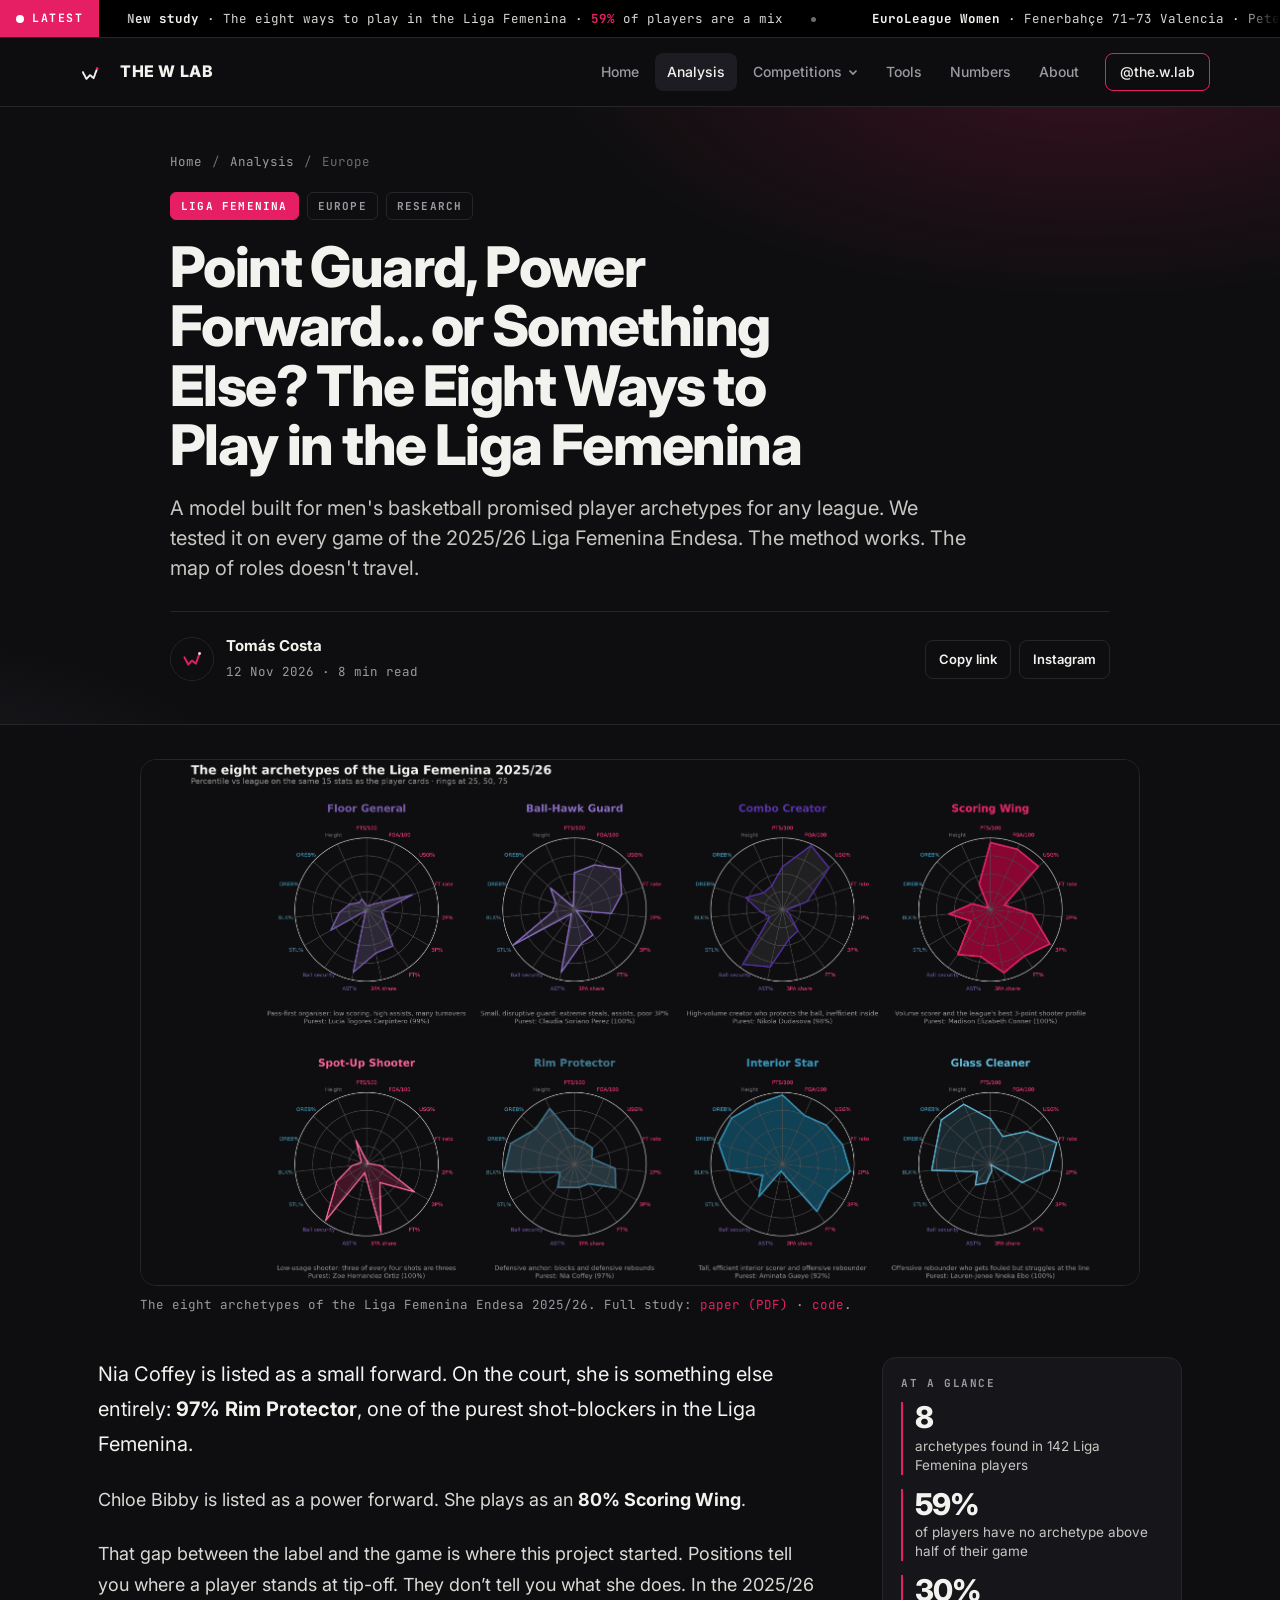
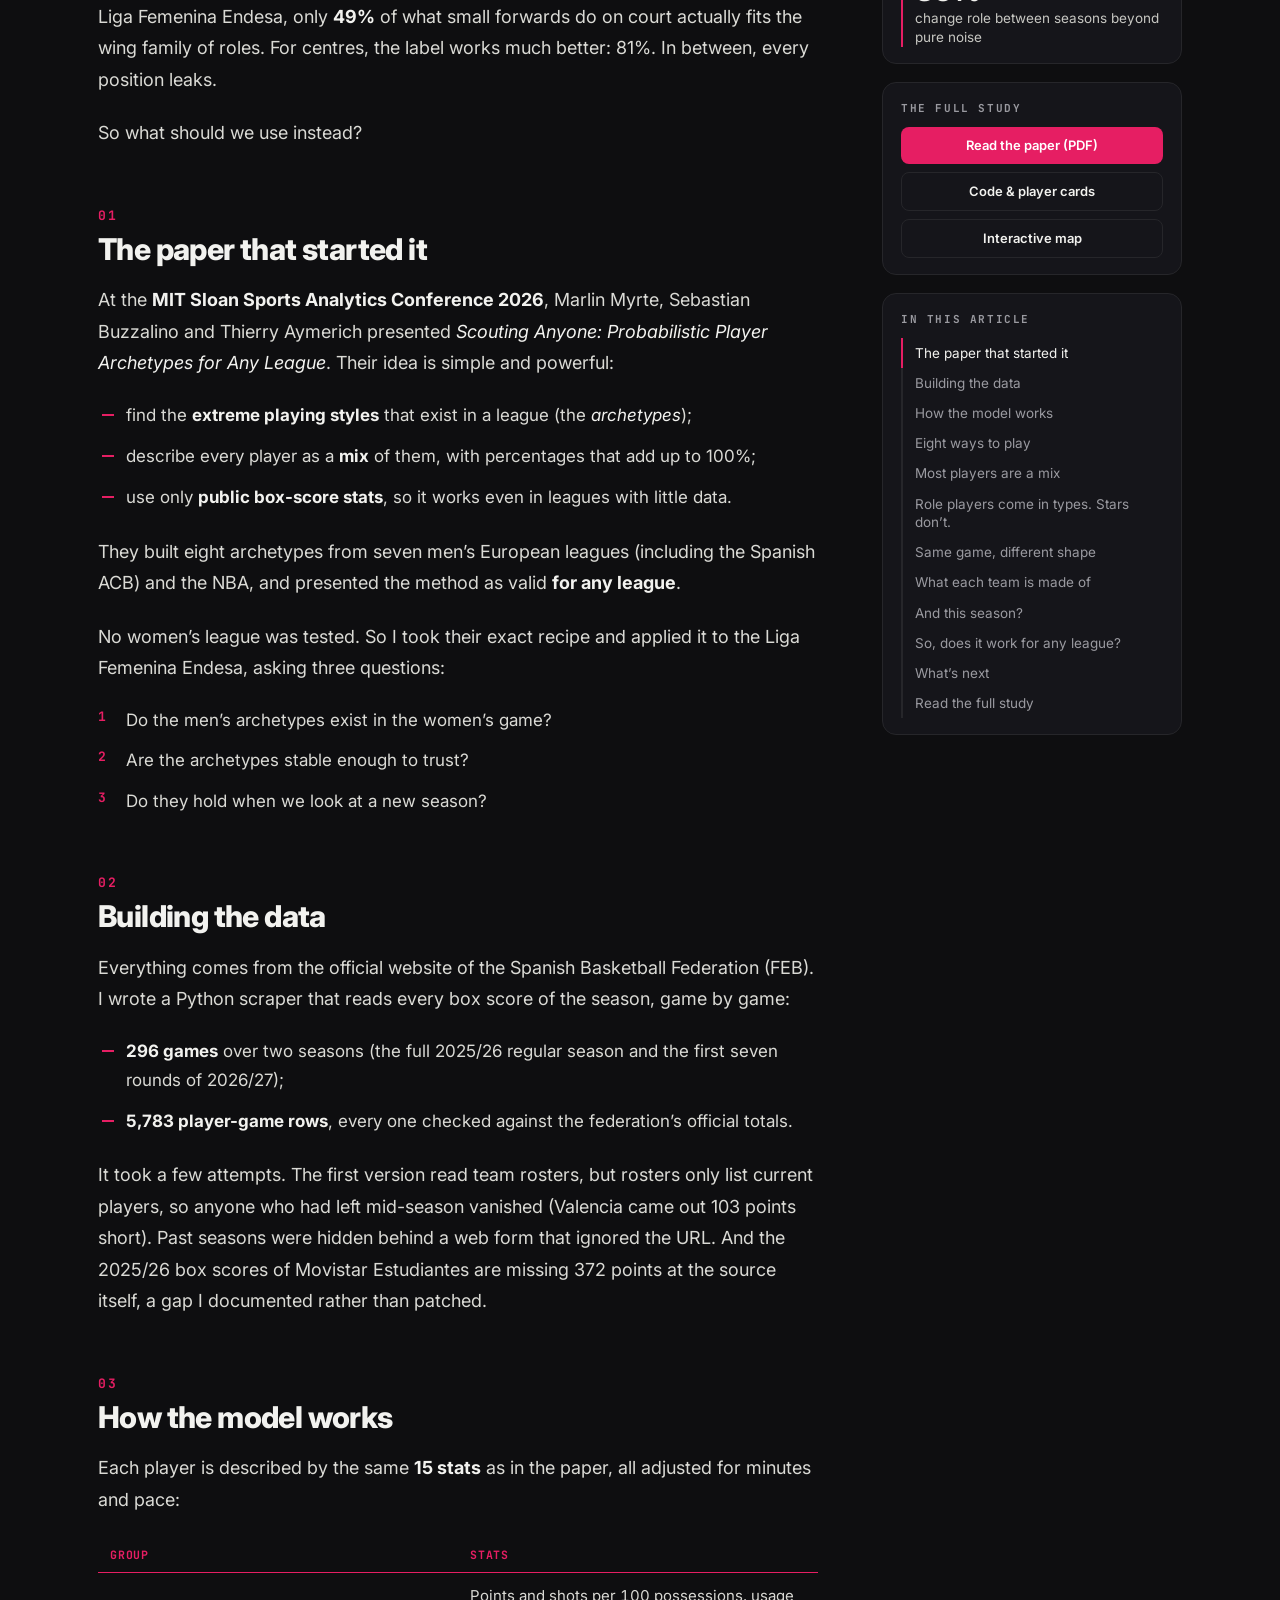
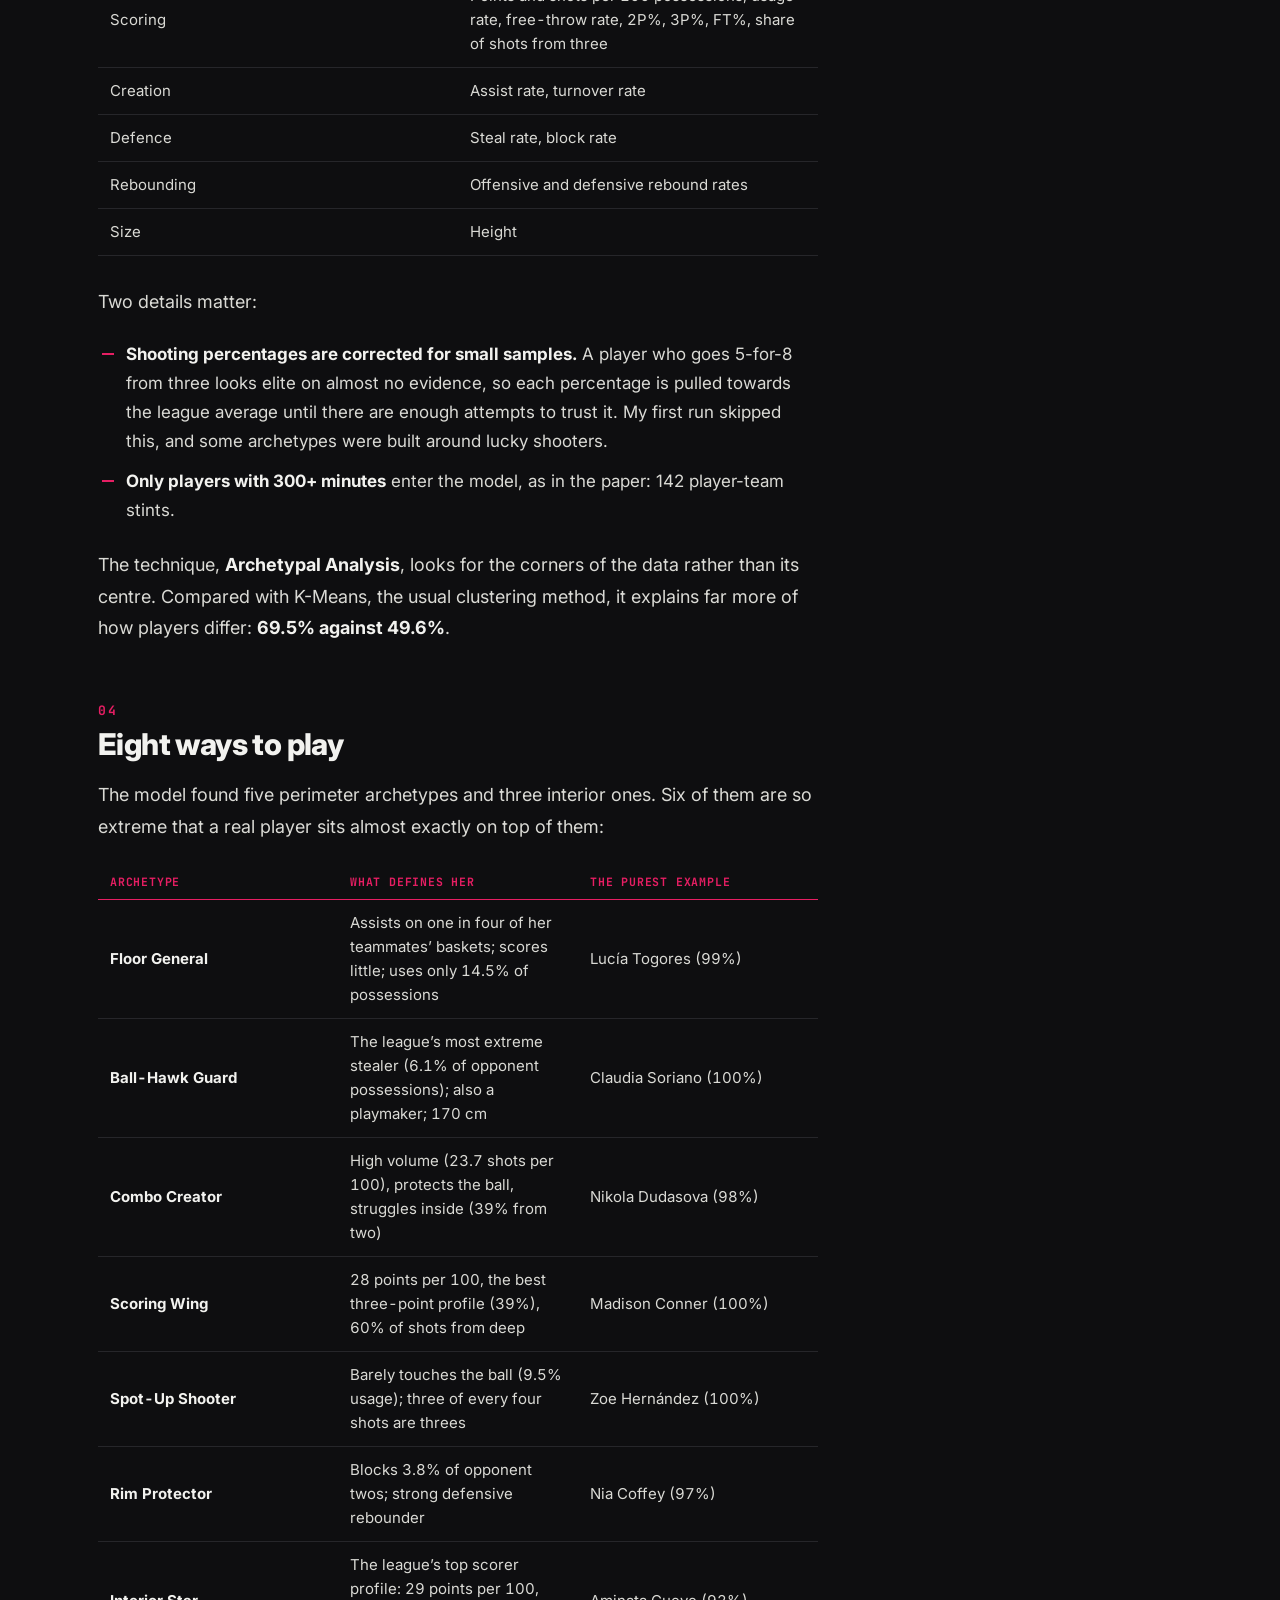
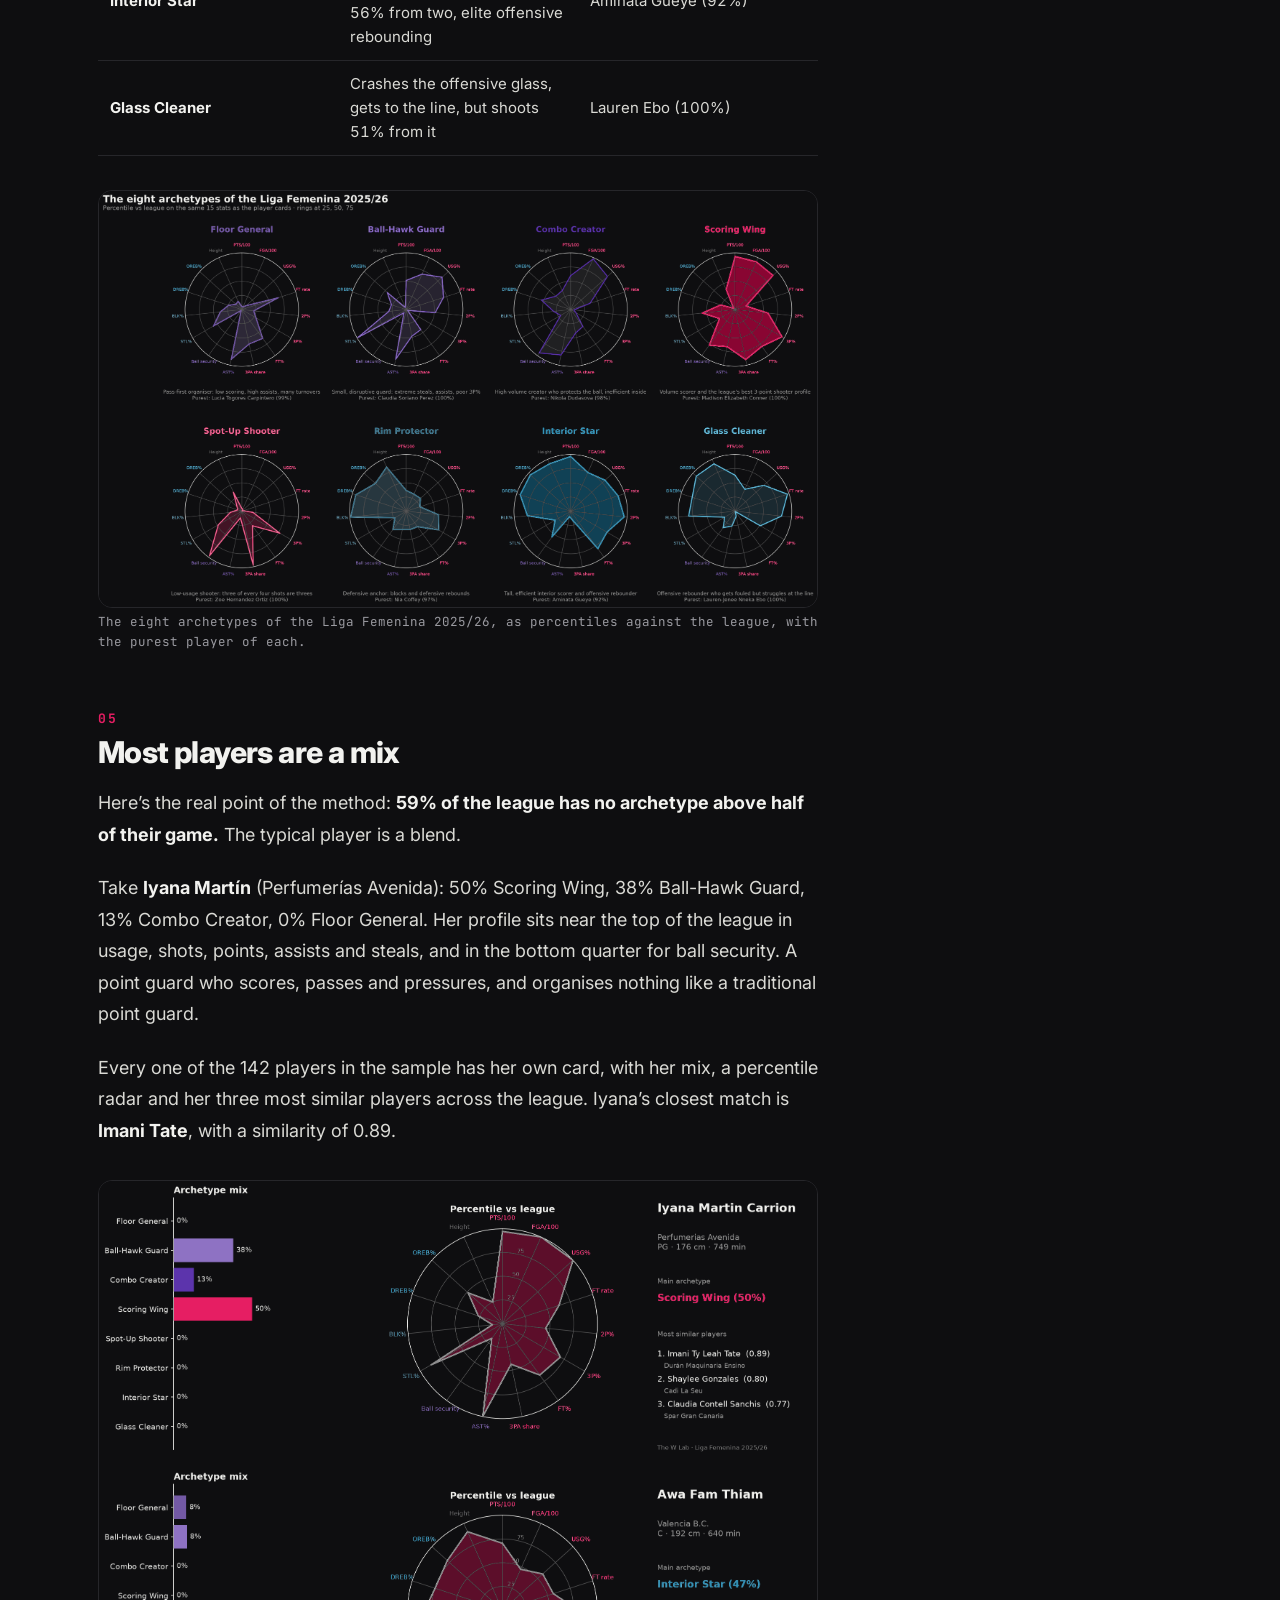
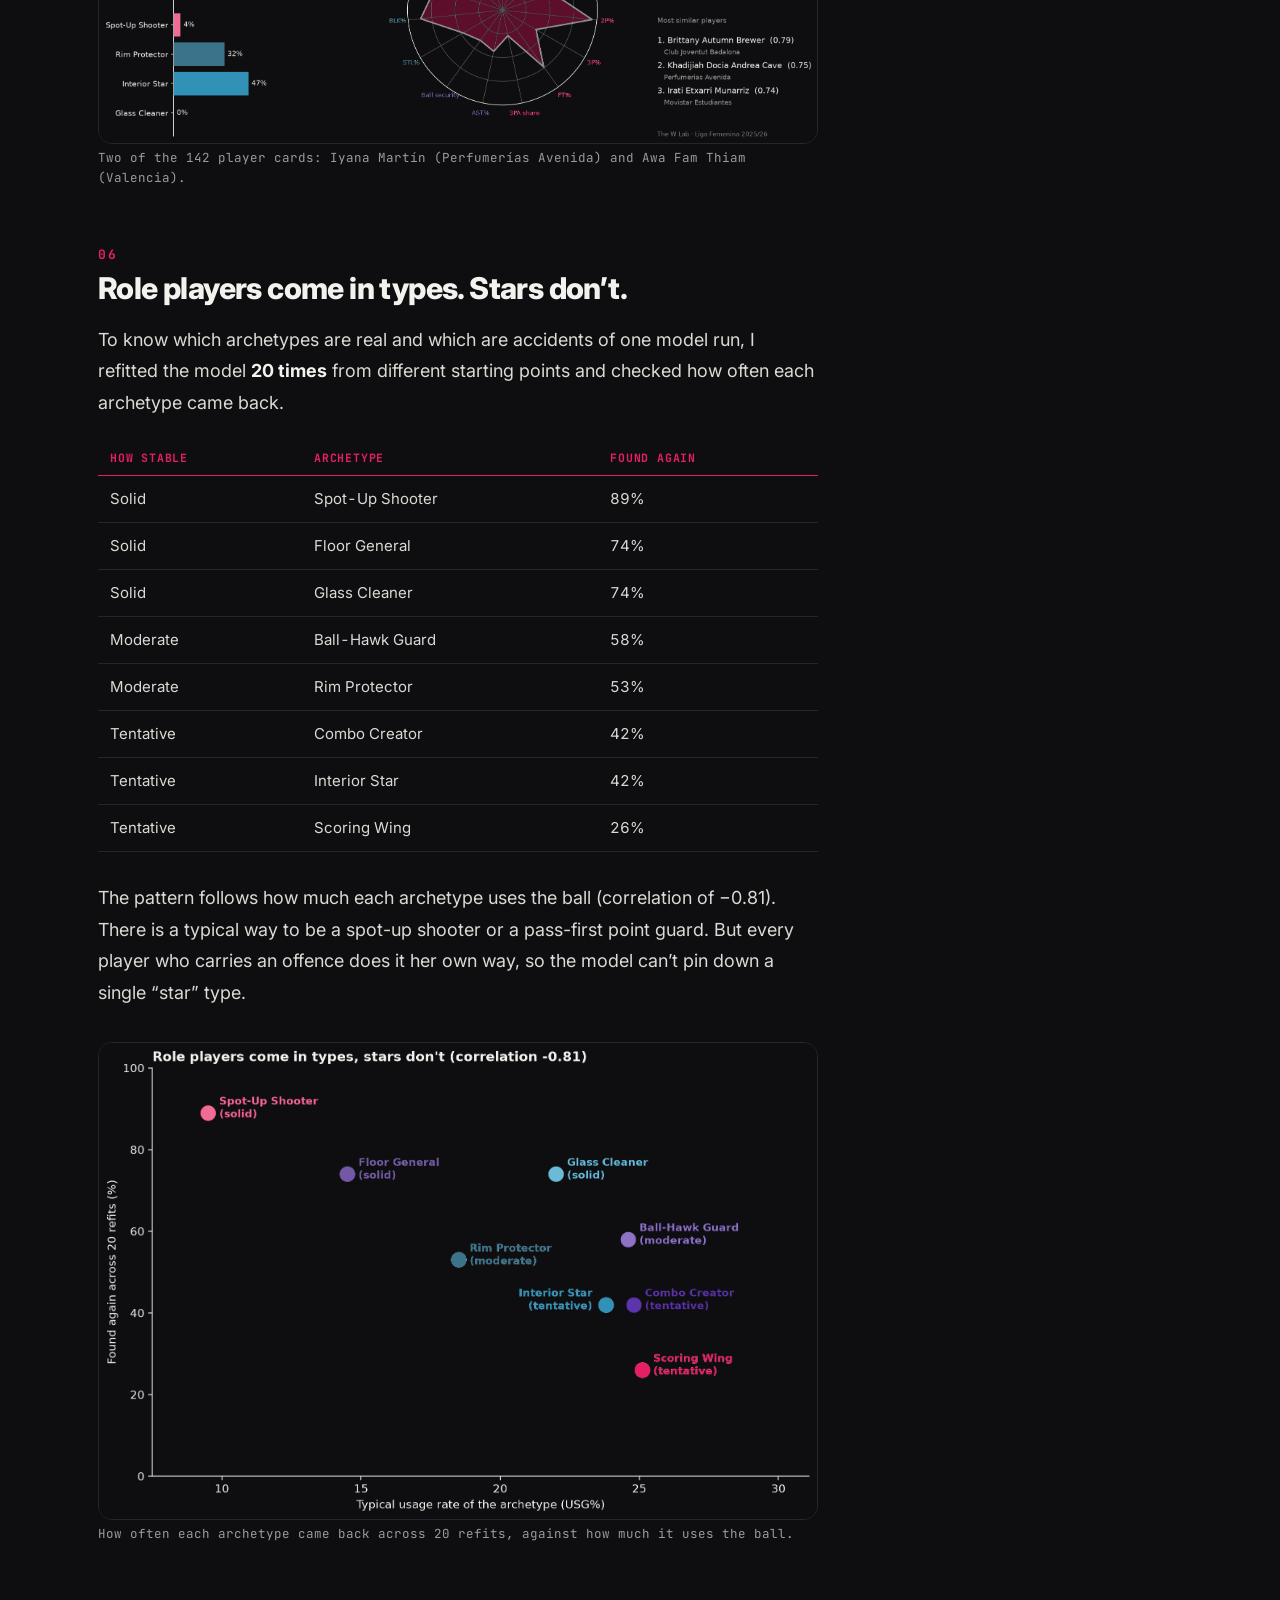
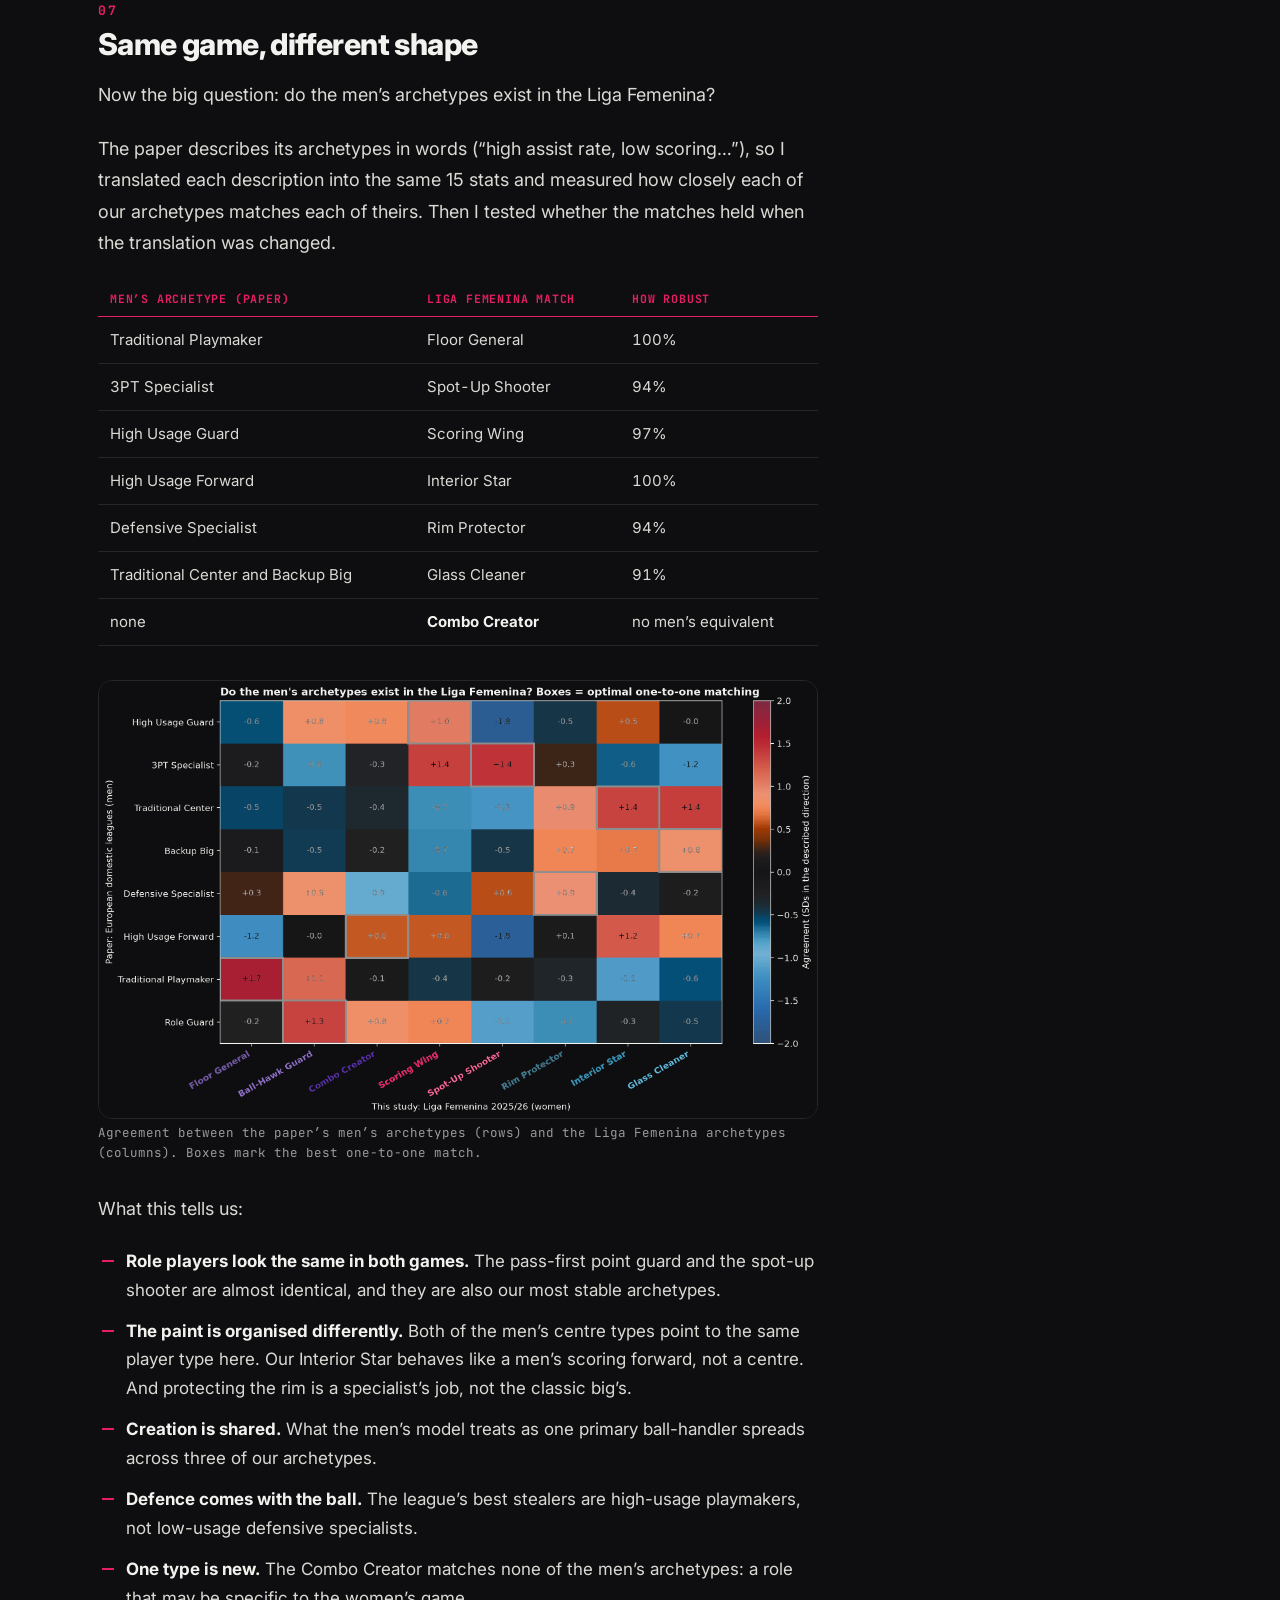
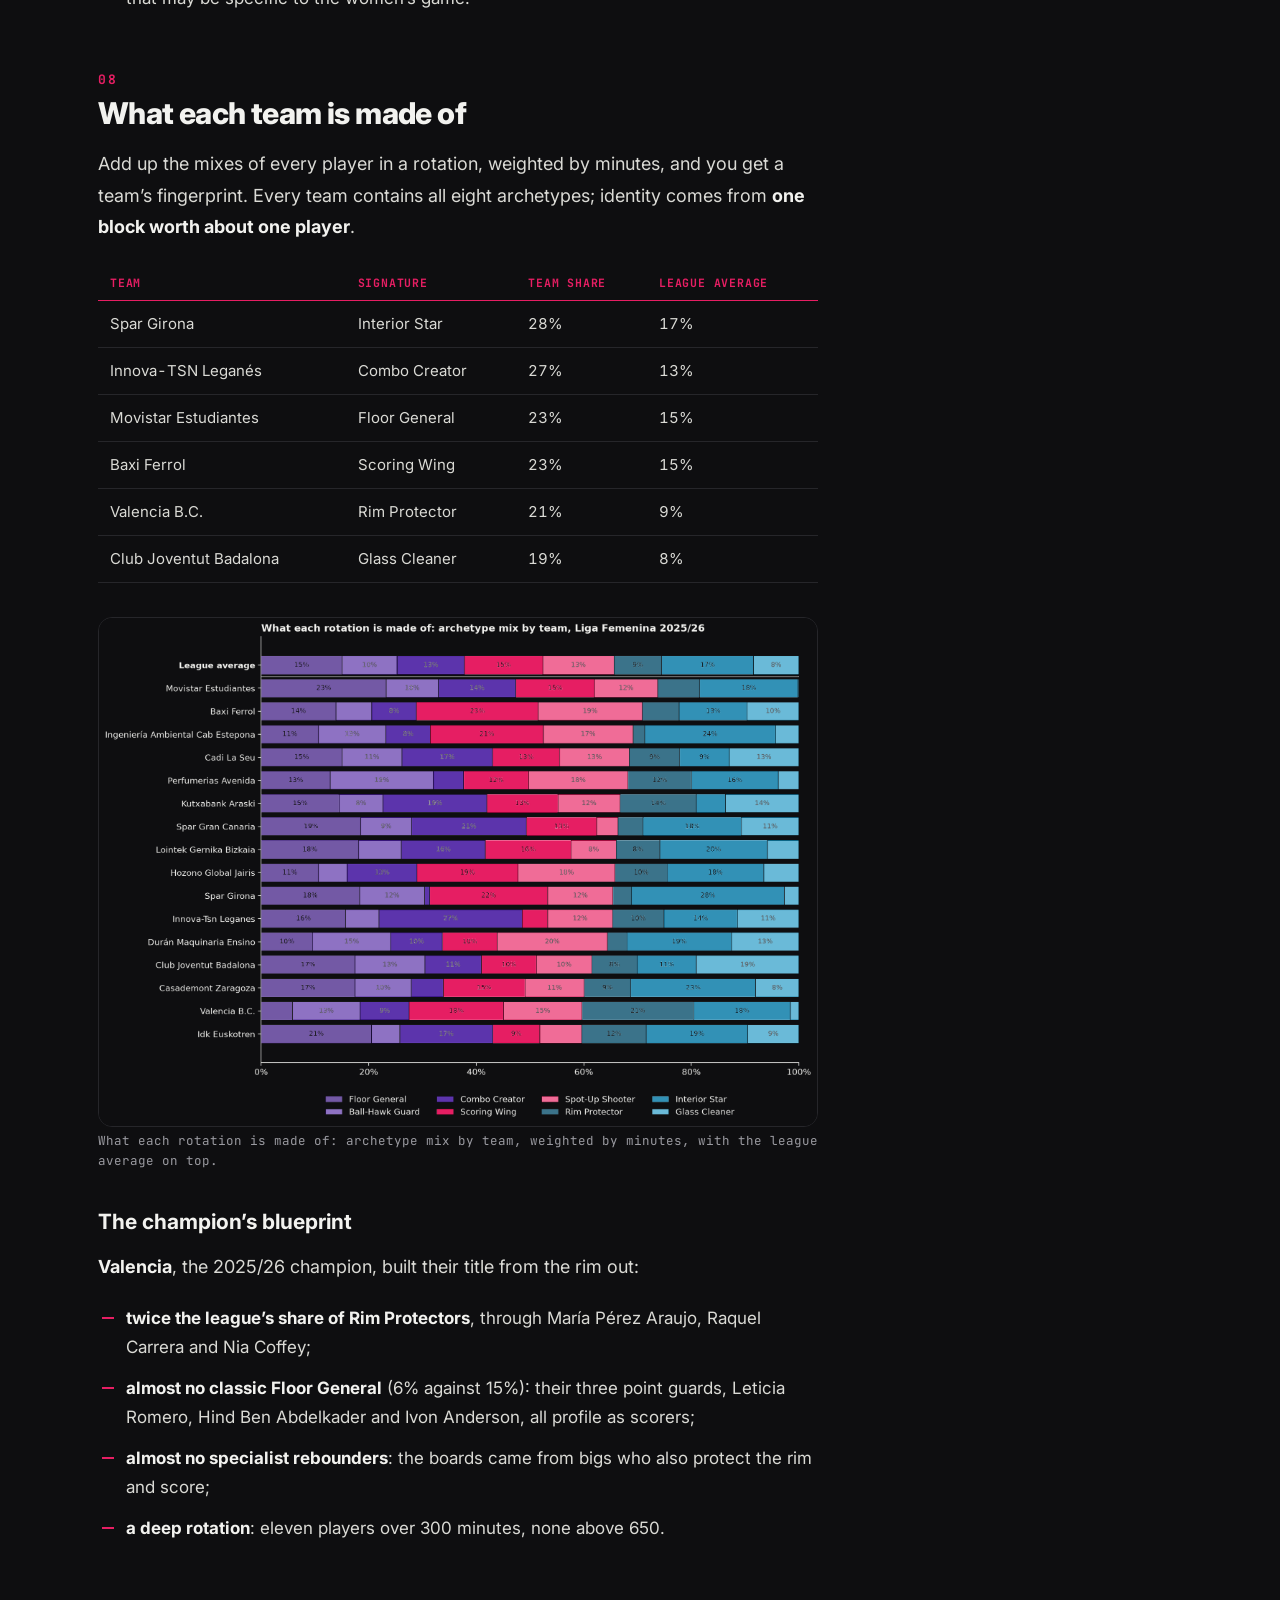
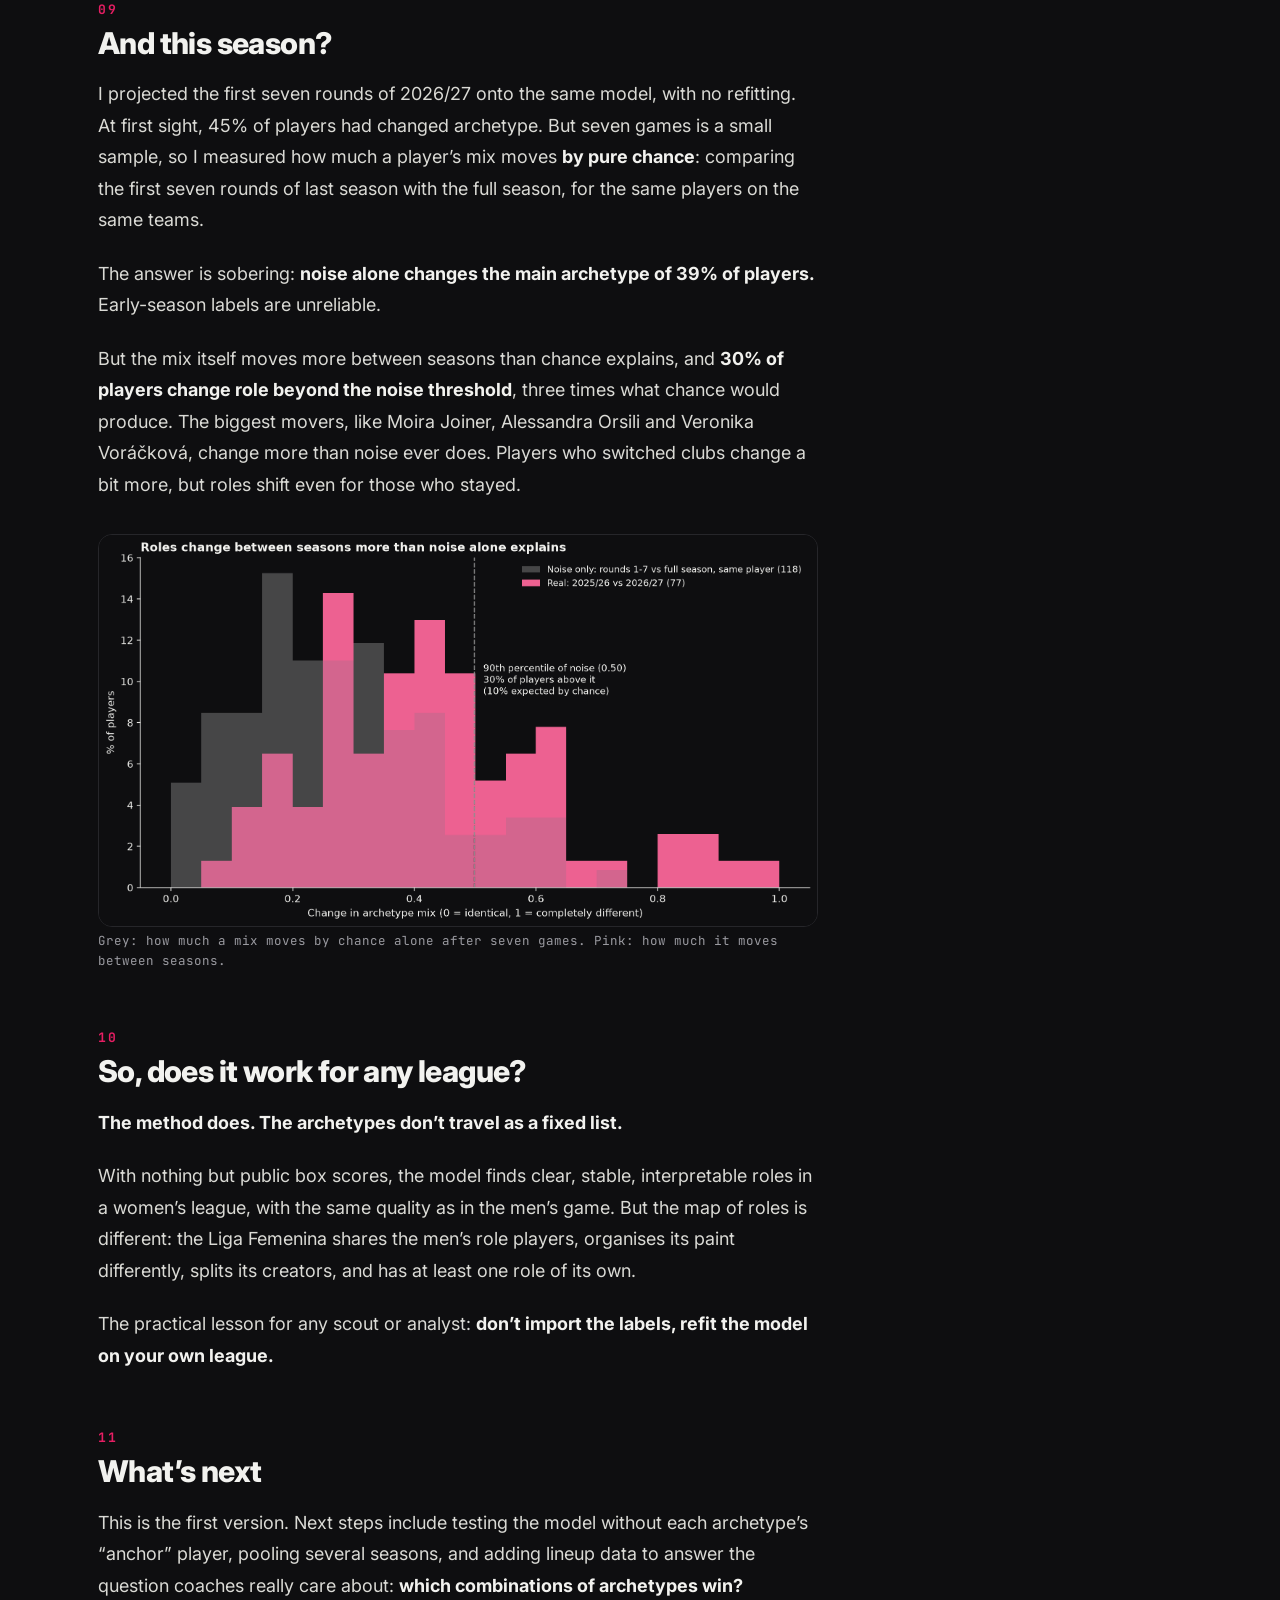
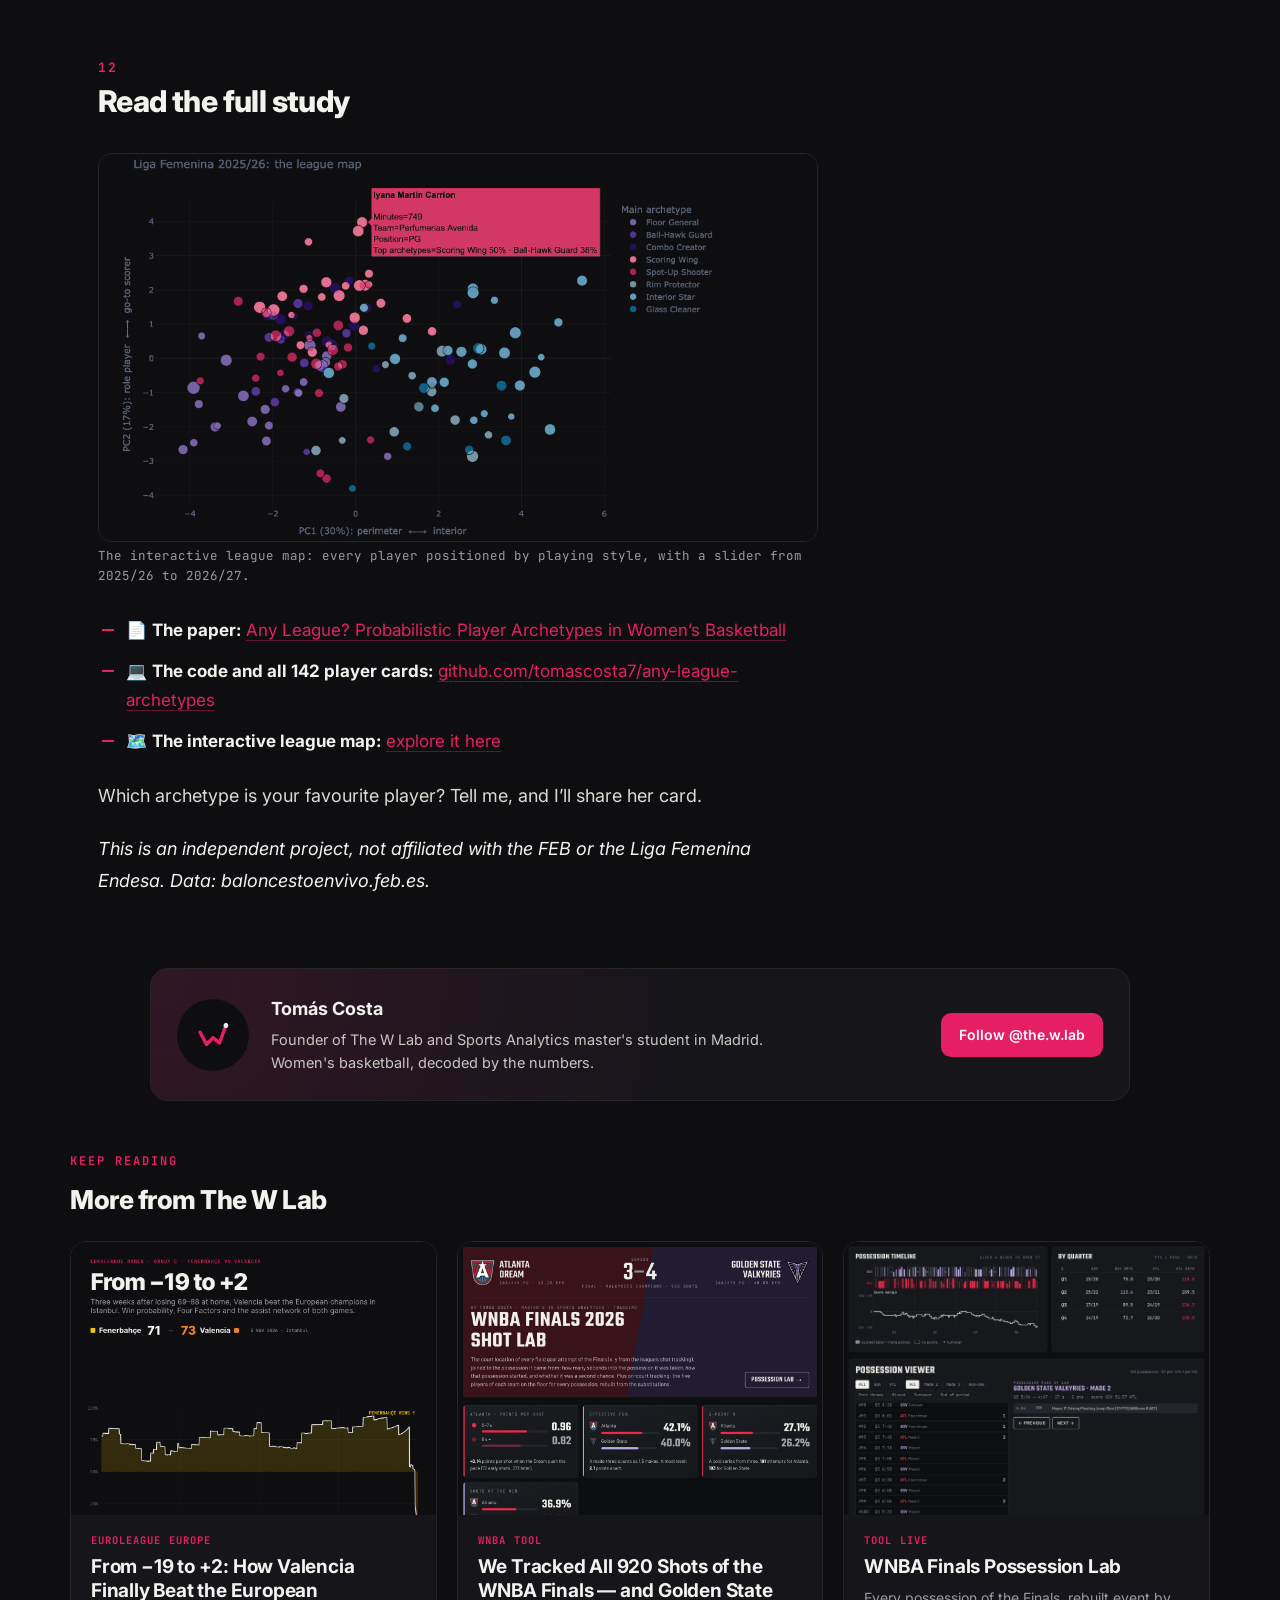
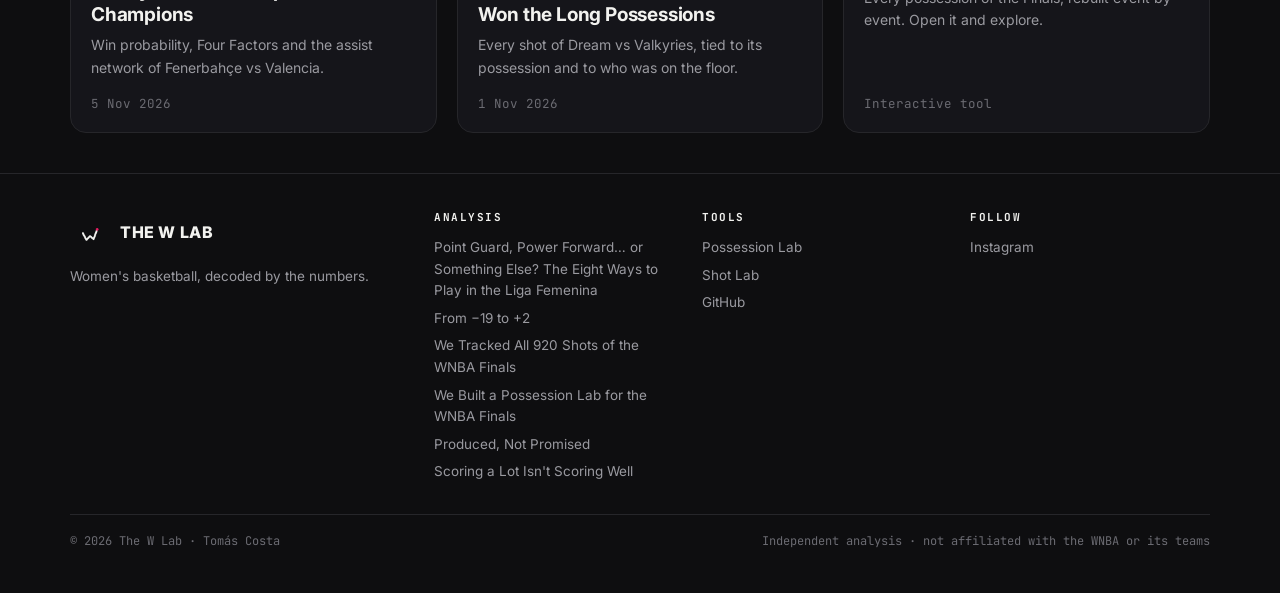
<file: any-league-archetypes.html>
<!DOCTYPE html>
<html lang="en"><head>
<meta charset="utf-8"><meta name="viewport" content="width=device-width,initial-scale=1">
<title>Point Guard, Power Forward… or Something Else? The Eight Ways to Play in the Liga Femenina · The W Lab</title>
<meta name="description" content="A model built for men's basketball promised player archetypes for any league. We tested it on every game of the 2025/26 Liga Femenina Endesa. The method works. The map of roles doesn't travel.">
<meta property="og:title" content="Point Guard, Power Forward… or Something Else? The Eight Ways to Play in the Liga Femenina">
<meta property="og:description" content="A model built for men's basketball promised player archetypes for any league. We tested it on every game of the 2025/26 Liga Femenina Endesa. The method works. The map of roles doesn't travel.">
<meta property="og:image" content="https://thewlab.github.io/the-w-lab/al_cover.png">
<meta name="author" content="Tomás Costa">
<link rel="icon" href="logo.png">
<link rel="preconnect" href="https://fonts.googleapis.com">
<link rel="stylesheet" href="https://fonts.googleapis.com/css2?family=Inter:wght@400;500;600;700;800&family=JetBrains+Mono:wght@400;600;700&display=swap">
<link rel="stylesheet" href="site.css">
<style>
.a-body table.txt th,.a-body table.txt td{text-align:left}
.a-body table.txt td{white-space:normal}
.a-body p.cap{font:12.5px var(--mono);color:var(--muted);margin:-22px 0 30px;line-height:1.6}
.a-body p:has(> img){margin:34px 0 26px}
.studylinks{display:flex;flex-direction:column;gap:8px}
.studylinks .btn{justify-content:center}
</style>
</head>
<body data-page="article" data-slug="any-league-archetypes">
<div id="wl-ticker"></div>
<div id="wl-header"></div>

<section class="a-hero"><div class="wrap">
  <div class="crumbs"><a href="index.html">Home</a><span>/</span><a href="index.html#analysis">Analysis</a><span>/</span><span>Europe</span></div>
  <div class="pills"><span>Liga Femenina</span><span>Europe</span><span>Research</span></div>
  <h1>Point Guard, Power Forward… or Something Else? The Eight Ways to Play in the Liga Femenina</h1>
  <p class="dek">A model built for men's basketball promised player archetypes for any league. We tested it on every game of the 2025/26 Liga Femenina Endesa. The method works. The map of roles doesn't travel.</p>
  <div class="byline">
    <div class="author"><img src="avatar.png" alt=""><div><b>Tomás Costa</b><span>12 Nov 2026 · <span id="readtime"></span></span></div></div>
    <div class="share"><button class="btn line sm" id="copylink" type="button">Copy link</button><a class="btn line sm" href="https://instagram.com/the.w.lab" target="_blank" rel="noopener">Instagram</a></div>
  </div>
</div></section>

<figure class="a-cover"><img src="al_cover.png" alt="The eight archetypes of the Liga Femenina as percentile radars"><figcaption>The eight archetypes of the Liga Femenina Endesa 2025/26. Full study: <a href="Any_League_Costa_2026.pdf" target="_blank" rel="noopener">paper (PDF)</a> · <a href="https://github.com/tomascosta7/any-league-archetypes" target="_blank" rel="noopener">code</a>.</figcaption></figure>

<div class="a-layout wrap">
  <article class="a-body">
    <div class="glance-m box"><h4>At a glance</h4><div class="glance"><div><b>8</b><span>archetypes found in 142 Liga Femenina players</span></div><div><b>59%</b><span>of players have no archetype above half of their game</span></div><div><b>30%</b><span>change role between seasons beyond pure noise</span></div></div></div>
<p>Nia Coffey is listed as a small forward. On the court, she is something else entirely: <strong>97% Rim Protector</strong>, one of the purest shot-blockers in the Liga Femenina.</p>
<p>Chloe Bibby is listed as a power forward. She plays as an <strong>80% Scoring Wing</strong>.</p>
<p>That gap between the label and the game is where this project started. Positions tell you where a player stands at tip-off. They don’t tell you what she does. In the 2025/26 Liga Femenina Endesa, only <strong>49%</strong> of what small forwards do on court actually fits the wing family of roles. For centres, the label works much better: 81%. In between, every position leaks.</p>
<p>So what should we use instead?</p>
<h2 id="the-paper-that-started-it">The paper that started it</h2>
<p>At the <strong>MIT Sloan Sports Analytics Conference 2026</strong>, Marlin Myrte, Sebastian Buzzalino and Thierry Aymerich presented <em>Scouting Anyone: Probabilistic Player Archetypes for Any League</em>. Their idea is simple and powerful:</p>
<ul>
<li>find the <strong>extreme playing styles</strong> that exist in a league (the <em>archetypes</em>);</li>
<li>describe every player as a <strong>mix</strong> of them, with percentages that add up to 100%;</li>
<li>use only <strong>public box-score stats</strong>, so it works even in leagues with little data.</li>
</ul>
<p>They built eight archetypes from seven men’s European leagues (including the Spanish ACB) and the NBA, and presented the method as valid <strong>for any league</strong>.</p>
<p>No women’s league was tested. So I took their exact recipe and applied it to the Liga Femenina Endesa, asking three questions:</p>
<ol type="1">
<li>Do the men’s archetypes exist in the women’s game?</li>
<li>Are the archetypes stable enough to trust?</li>
<li>Do they hold when we look at a new season?</li>
</ol>
<h2 id="building-the-data">Building the data</h2>
<p>Everything comes from the official website of the Spanish Basketball Federation (FEB). I wrote a Python scraper that reads every box score of the season, game by game:</p>
<ul>
<li><strong>296 games</strong> over two seasons (the full 2025/26 regular season and the first seven rounds of 2026/27);</li>
<li><strong>5,783 player-game rows</strong>, every one checked against the federation’s official totals.</li>
</ul>
<p>It took a few attempts. The first version read team rosters, but rosters only list current players, so anyone who had left mid-season vanished (Valencia came out 103 points short). Past seasons were hidden behind a web form that ignored the URL. And the 2025/26 box scores of Movistar Estudiantes are missing 372 points at the source itself, a gap I documented rather than patched.</p>
<h2 id="how-the-model-works">How the model works</h2>
<p>Each player is described by the same <strong>15 stats</strong> as in the paper, all adjusted for minutes and pace:</p>
<table class="txt">
<colgroup>
<col style="width: 50%" />
<col style="width: 50%" />
</colgroup>
<thead>
<tr class="header">
<th>Group</th>
<th>Stats</th>
</tr>
</thead>
<tbody>
<tr class="odd">
<td>Scoring</td>
<td>Points and shots per 100 possessions, usage rate, free-throw rate, 2P%, 3P%, FT%, share of shots from three</td>
</tr>
<tr class="even">
<td>Creation</td>
<td>Assist rate, turnover rate</td>
</tr>
<tr class="odd">
<td>Defence</td>
<td>Steal rate, block rate</td>
</tr>
<tr class="even">
<td>Rebounding</td>
<td>Offensive and defensive rebound rates</td>
</tr>
<tr class="odd">
<td>Size</td>
<td>Height</td>
</tr>
</tbody>
</table>
<p>Two details matter:</p>
<ul>
<li><strong>Shooting percentages are corrected for small samples.</strong> A player who goes 5-for-8 from three looks elite on almost no evidence, so each percentage is pulled towards the league average until there are enough attempts to trust it. My first run skipped this, and some archetypes were built around lucky shooters.</li>
<li><strong>Only players with 300+ minutes</strong> enter the model, as in the paper: 142 player-team stints.</li>
</ul>
<p>The technique, <strong>Archetypal Analysis</strong>, looks for the corners of the data rather than its centre. Compared with K-Means, the usual clustering method, it explains far more of how players differ: <strong>69.5% against 49.6%</strong>.</p>
<h2 id="eight-ways-to-play">Eight ways to play</h2>
<p>The model found five perimeter archetypes and three interior ones. Six of them are so extreme that a real player sits almost exactly on top of them:</p>
<table class="txt">
<colgroup>
<col style="width: 33%" />
<col style="width: 33%" />
<col style="width: 33%" />
</colgroup>
<thead>
<tr class="header">
<th>Archetype</th>
<th>What defines her</th>
<th>The purest example</th>
</tr>
</thead>
<tbody>
<tr class="odd">
<td><strong>Floor General</strong></td>
<td>Assists on one in four of her teammates’ baskets; scores little; uses only 14.5% of possessions</td>
<td>Lucía Togores (99%)</td>
</tr>
<tr class="even">
<td><strong>Ball-Hawk Guard</strong></td>
<td>The league’s most extreme stealer (6.1% of opponent possessions); also a playmaker; 170 cm</td>
<td>Claudia Soriano (100%)</td>
</tr>
<tr class="odd">
<td><strong>Combo Creator</strong></td>
<td>High volume (23.7 shots per 100), protects the ball, struggles inside (39% from two)</td>
<td>Nikola Dudasova (98%)</td>
</tr>
<tr class="even">
<td><strong>Scoring Wing</strong></td>
<td>28 points per 100, the best three-point profile (39%), 60% of shots from deep</td>
<td>Madison Conner (100%)</td>
</tr>
<tr class="odd">
<td><strong>Spot-Up Shooter</strong></td>
<td>Barely touches the ball (9.5% usage); three of every four shots are threes</td>
<td>Zoe Hernández (100%)</td>
</tr>
<tr class="even">
<td><strong>Rim Protector</strong></td>
<td>Blocks 3.8% of opponent twos; strong defensive rebounder</td>
<td>Nia Coffey (97%)</td>
</tr>
<tr class="odd">
<td><strong>Interior Star</strong></td>
<td>The league’s top scorer profile: 29 points per 100, 56% from two, elite offensive rebounding</td>
<td>Aminata Gueye (92%)</td>
</tr>
<tr class="even">
<td><strong>Glass Cleaner</strong></td>
<td>Crashes the offensive glass, gets to the line, but shoots 51% from it</td>
<td>Lauren Ebo (100%)</td>
</tr>
</tbody>
</table>
<p><img src="al_radars.png" alt="The eight archetypes of the Liga Femenina 2025/26, as percentiles against the league, with the purest player of each." loading="lazy"></p>
<p class="cap">The eight archetypes of the Liga Femenina 2025/26, as percentiles against the league, with the purest player of each.</p>
<h2 id="most-players-are-a-mix">Most players are a mix</h2>
<p>Here’s the real point of the method: <strong>59% of the league has no archetype above half of their game.</strong> The typical player is a blend.</p>
<p>Take <strong>Iyana Martín</strong> (Perfumerías Avenida): 50% Scoring Wing, 38% Ball-Hawk Guard, 13% Combo Creator, 0% Floor General. Her profile sits near the top of the league in usage, shots, points, assists and steals, and in the bottom quarter for ball security. A point guard who scores, passes and pressures, and organises nothing like a traditional point guard.</p>
<p>Every one of the 142 players in the sample has her own card, with her mix, a percentile radar and her three most similar players across the league. Iyana’s closest match is <strong>Imani Tate</strong>, with a similarity of 0.89.</p>
<p><img src="al_cards.png" alt="Two of the 142 player cards: Iyana Martín (Perfumerías Avenida) and Awa Fam Thiam (Valencia)." loading="lazy"></p>
<p class="cap">Two of the 142 player cards: Iyana Martín (Perfumerías Avenida) and Awa Fam Thiam (Valencia).</p>
<h2 id="role-players-come-in-types.-stars-dont.">Role players come in types. Stars don’t.</h2>
<p>To know which archetypes are real and which are accidents of one model run, I refitted the model <strong>20 times</strong> from different starting points and checked how often each archetype came back.</p>
<table class="txt">
<thead>
<tr class="header">
<th>How stable</th>
<th>Archetype</th>
<th>Found again</th>
</tr>
</thead>
<tbody>
<tr class="odd">
<td>Solid</td>
<td>Spot-Up Shooter</td>
<td>89%</td>
</tr>
<tr class="even">
<td>Solid</td>
<td>Floor General</td>
<td>74%</td>
</tr>
<tr class="odd">
<td>Solid</td>
<td>Glass Cleaner</td>
<td>74%</td>
</tr>
<tr class="even">
<td>Moderate</td>
<td>Ball-Hawk Guard</td>
<td>58%</td>
</tr>
<tr class="odd">
<td>Moderate</td>
<td>Rim Protector</td>
<td>53%</td>
</tr>
<tr class="even">
<td>Tentative</td>
<td>Combo Creator</td>
<td>42%</td>
</tr>
<tr class="odd">
<td>Tentative</td>
<td>Interior Star</td>
<td>42%</td>
</tr>
<tr class="even">
<td>Tentative</td>
<td>Scoring Wing</td>
<td>26%</td>
</tr>
</tbody>
</table>
<p>The pattern follows how much each archetype uses the ball (correlation of −0.81). There is a typical way to be a spot-up shooter or a pass-first point guard. But every player who carries an offence does it her own way, so the model can’t pin down a single “star” type.</p>
<p><img src="al_stability.png" alt="How often each archetype came back across 20 refits, against how much it uses the ball." loading="lazy"></p>
<p class="cap">How often each archetype came back across 20 refits, against how much it uses the ball.</p>
<h2 id="same-game-different-shape">Same game, different shape</h2>
<p>Now the big question: do the men’s archetypes exist in the Liga Femenina?</p>
<p>The paper describes its archetypes in words (“high assist rate, low scoring…”), so I translated each description into the same 15 stats and measured how closely each of our archetypes matches each of theirs. Then I tested whether the matches held when the translation was changed.</p>
<table class="txt">
<thead>
<tr class="header">
<th>Men’s archetype (paper)</th>
<th>Liga Femenina match</th>
<th>How robust</th>
</tr>
</thead>
<tbody>
<tr class="odd">
<td>Traditional Playmaker</td>
<td>Floor General</td>
<td>100%</td>
</tr>
<tr class="even">
<td>3PT Specialist</td>
<td>Spot-Up Shooter</td>
<td>94%</td>
</tr>
<tr class="odd">
<td>High Usage Guard</td>
<td>Scoring Wing</td>
<td>97%</td>
</tr>
<tr class="even">
<td>High Usage Forward</td>
<td>Interior Star</td>
<td>100%</td>
</tr>
<tr class="odd">
<td>Defensive Specialist</td>
<td>Rim Protector</td>
<td>94%</td>
</tr>
<tr class="even">
<td>Traditional Center and Backup Big</td>
<td>Glass Cleaner</td>
<td>91%</td>
</tr>
<tr class="odd">
<td>none</td>
<td><strong>Combo Creator</strong></td>
<td>no men’s equivalent</td>
</tr>
</tbody>
</table>
<p><img src="al_paper_comparison.png" alt="Agreement between the paper’s men’s archetypes and ours" loading="lazy"></p>
<p class="cap">Agreement between the paper’s men’s archetypes (rows) and the Liga Femenina archetypes (columns). Boxes mark the best one-to-one match.</p>
<p>What this tells us:</p>
<ul>
<li><strong>Role players look the same in both games.</strong> The pass-first point guard and the spot-up shooter are almost identical, and they are also our most stable archetypes.</li>
<li><strong>The paint is organised differently.</strong> Both of the men’s centre types point to the same player type here. Our Interior Star behaves like a men’s scoring forward, not a centre. And protecting the rim is a specialist’s job, not the classic big’s.</li>
<li><strong>Creation is shared.</strong> What the men’s model treats as one primary ball-handler spreads across three of our archetypes.</li>
<li><strong>Defence comes with the ball.</strong> The league’s best stealers are high-usage playmakers, not low-usage defensive specialists.</li>
<li><strong>One type is new.</strong> The Combo Creator matches none of the men’s archetypes: a role that may be specific to the women’s game.</li>
</ul>
<h2 id="what-each-team-is-made-of">What each team is made of</h2>
<p>Add up the mixes of every player in a rotation, weighted by minutes, and you get a team’s fingerprint. Every team contains all eight archetypes; identity comes from <strong>one block worth about one player</strong>.</p>
<table class="txt">
<thead>
<tr class="header">
<th>Team</th>
<th>Signature</th>
<th>Team share</th>
<th>League average</th>
</tr>
</thead>
<tbody>
<tr class="odd">
<td>Spar Girona</td>
<td>Interior Star</td>
<td>28%</td>
<td>17%</td>
</tr>
<tr class="even">
<td>Innova-TSN Leganés</td>
<td>Combo Creator</td>
<td>27%</td>
<td>13%</td>
</tr>
<tr class="odd">
<td>Movistar Estudiantes</td>
<td>Floor General</td>
<td>23%</td>
<td>15%</td>
</tr>
<tr class="even">
<td>Baxi Ferrol</td>
<td>Scoring Wing</td>
<td>23%</td>
<td>15%</td>
</tr>
<tr class="odd">
<td>Valencia B.C.</td>
<td>Rim Protector</td>
<td>21%</td>
<td>9%</td>
</tr>
<tr class="even">
<td>Club Joventut Badalona</td>
<td>Glass Cleaner</td>
<td>19%</td>
<td>8%</td>
</tr>
</tbody>
</table>
<p><img src="al_teams.png" alt="What each rotation is made of: archetype mix by team, weighted by minutes, with the league average on top." loading="lazy"></p>
<p class="cap">What each rotation is made of: archetype mix by team, weighted by minutes, with the league average on top.</p>
<h3 id="the-champions-blueprint">The champion’s blueprint</h3>
<p><strong>Valencia</strong>, the 2025/26 champion, built their title from the rim out:</p>
<ul>
<li><strong>twice the league’s share of Rim Protectors</strong>, through María Pérez Araujo, Raquel Carrera and Nia Coffey;</li>
<li><strong>almost no classic Floor General</strong> (6% against 15%): their three point guards, Leticia Romero, Hind Ben Abdelkader and Ivon Anderson, all profile as scorers;</li>
<li><strong>almost no specialist rebounders</strong>: the boards came from bigs who also protect the rim and score;</li>
<li><strong>a deep rotation</strong>: eleven players over 300 minutes, none above 650.</li>
</ul>
<h2 id="and-this-season">And this season?</h2>
<p>I projected the first seven rounds of 2026/27 onto the same model, with no refitting. At first sight, 45% of players had changed archetype. But seven games is a small sample, so I measured how much a player’s mix moves <strong>by pure chance</strong>: comparing the first seven rounds of last season with the full season, for the same players on the same teams.</p>
<p>The answer is sobering: <strong>noise alone changes the main archetype of 39% of players.</strong> Early-season labels are unreliable.</p>
<p>But the mix itself moves more between seasons than chance explains, and <strong>30% of players change role beyond the noise threshold</strong>, three times what chance would produce. The biggest movers, like Moira Joiner, Alessandra Orsili and Veronika Voráčková, change more than noise ever does. Players who switched clubs change a bit more, but roles shift even for those who stayed.</p>
<p><img src="al_noise.png" alt="Grey: how much a mix moves by chance alone after seven games. Pink: how much it moves between seasons." loading="lazy"></p>
<p class="cap">Grey: how much a mix moves by chance alone after seven games. Pink: how much it moves between seasons.</p>
<h2 id="so-does-it-work-for-any-league">So, does it work for any league?</h2>
<p><strong>The method does. The archetypes don’t travel as a fixed list.</strong></p>
<p>With nothing but public box scores, the model finds clear, stable, interpretable roles in a women’s league, with the same quality as in the men’s game. But the map of roles is different: the Liga Femenina shares the men’s role players, organises its paint differently, splits its creators, and has at least one role of its own.</p>
<p>The practical lesson for any scout or analyst: <strong>don’t import the labels, refit the model on your own league.</strong></p>
<h2 id="whats-next">What’s next</h2>
<p>This is the first version. Next steps include testing the model without each archetype’s “anchor” player, pooling several seasons, and adding lineup data to answer the question coaches really care about: <strong>which combinations of archetypes win?</strong></p>
<h2 id="read-the-full-study">Read the full study</h2>
<p><img src="al_map.png" alt="The interactive league map" loading="lazy"></p>
<p class="cap">The interactive league map: every player positioned by playing style, with a slider from 2025/26 to 2026/27.</p>
<ul>
<li>📄 <strong>The paper:</strong> <a href="Any_League_Costa_2026.pdf">Any League? Probabilistic Player Archetypes in Women’s Basketball</a></li>
<li>💻 <strong>The code and all 142 player cards:</strong> <a href="https://github.com/tomascosta7/any-league-archetypes">github.com/tomascosta7/any-league-archetypes</a></li>
<li>🗺️ <strong>The interactive league map:</strong> <a href="https://htmlpreview.github.io/?https://github.com/tomascosta7/any-league-archetypes/blob/main/figures/plotly/league_map_seasons.html">explore it here</a></li>
</ul>
<p>Which archetype is your favourite player? Tell me, and I’ll share her card.</p>
<p><em>This is an independent project, not affiliated with the FEB or the Liga Femenina Endesa. Data: baloncestoenvivo.feb.es.</em></p>

  </article>
  <aside class="a-side"><div class="stick">
    <div class="box"><h4>At a glance</h4><div class="glance"><div><b>8</b><span>archetypes found in 142 Liga Femenina players</span></div><div><b>59%</b><span>of players have no archetype above half of their game</span></div><div><b>30%</b><span>change role between seasons beyond pure noise</span></div></div></div>
    <div class="box"><h4>The full study</h4><div class="studylinks">
<a class="btn sm" href="Any_League_Costa_2026.pdf" target="_blank" rel="noopener">Read the paper (PDF)</a>
<a class="btn line sm" href="https://github.com/tomascosta7/any-league-archetypes" target="_blank" rel="noopener">Code &amp; player cards</a>
<a class="btn line sm" href="https://htmlpreview.github.io/?https://github.com/tomascosta7/any-league-archetypes/blob/main/figures/plotly/league_map_seasons.html" target="_blank" rel="noopener">Interactive map</a></div></div>
    <div class="box"><h4>In this article</h4><nav class="toc" id="toc"></nav></div>
  </div></aside>
</div>

<section class="a-end wrap">
  <div class="authorcard"><img src="avatar.png" alt=""><div><b>Tomás Costa</b><p>Founder of The W Lab and Sports Analytics master's student in Madrid. Women's basketball, decoded by the numbers.</p></div><a class="btn" href="https://instagram.com/the.w.lab" target="_blank" rel="noopener">Follow @the.w.lab</a></div>
  <div class="more"><span class="kicker">Keep reading</span><h3>More from The W Lab</h3><div class="grid" id="more"></div></div>
</section>

<div id="wl-footer"></div>
<script src="site.js?v=20261112"></script>
</body></html>
</file>
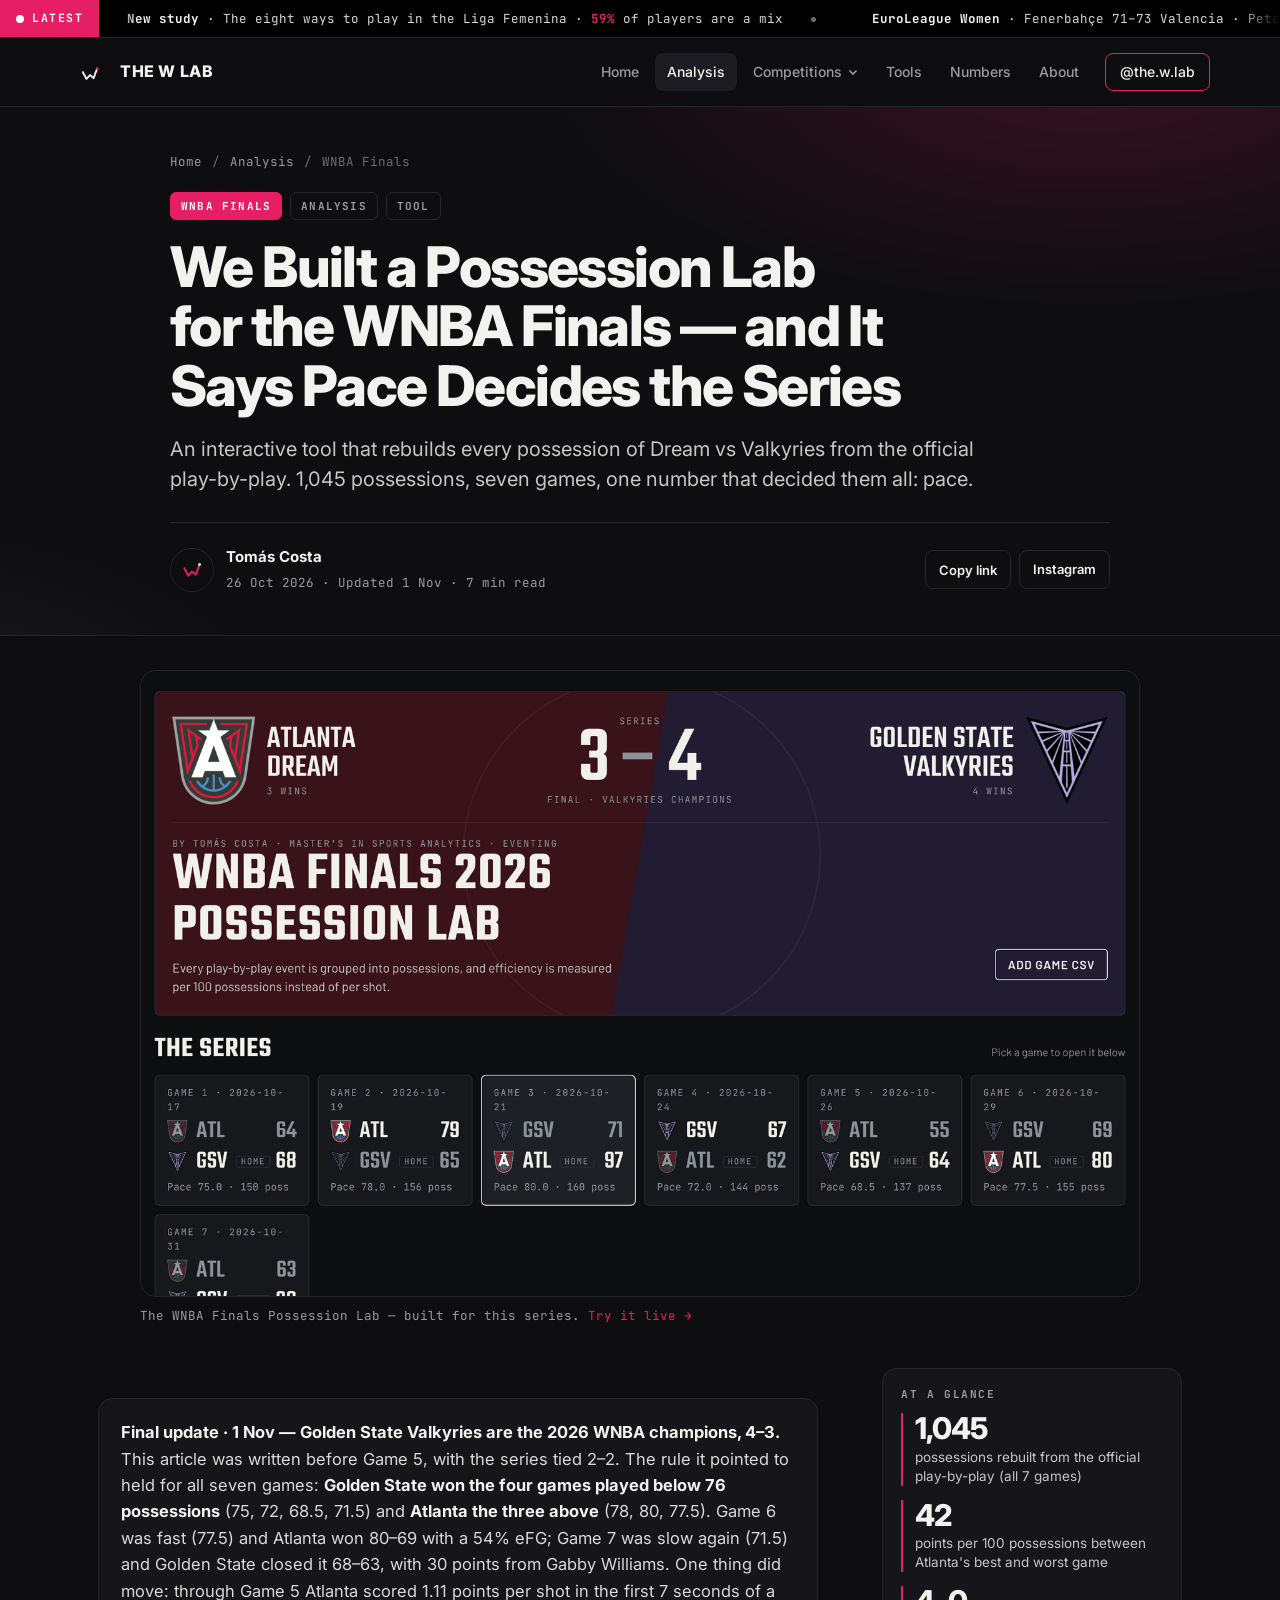
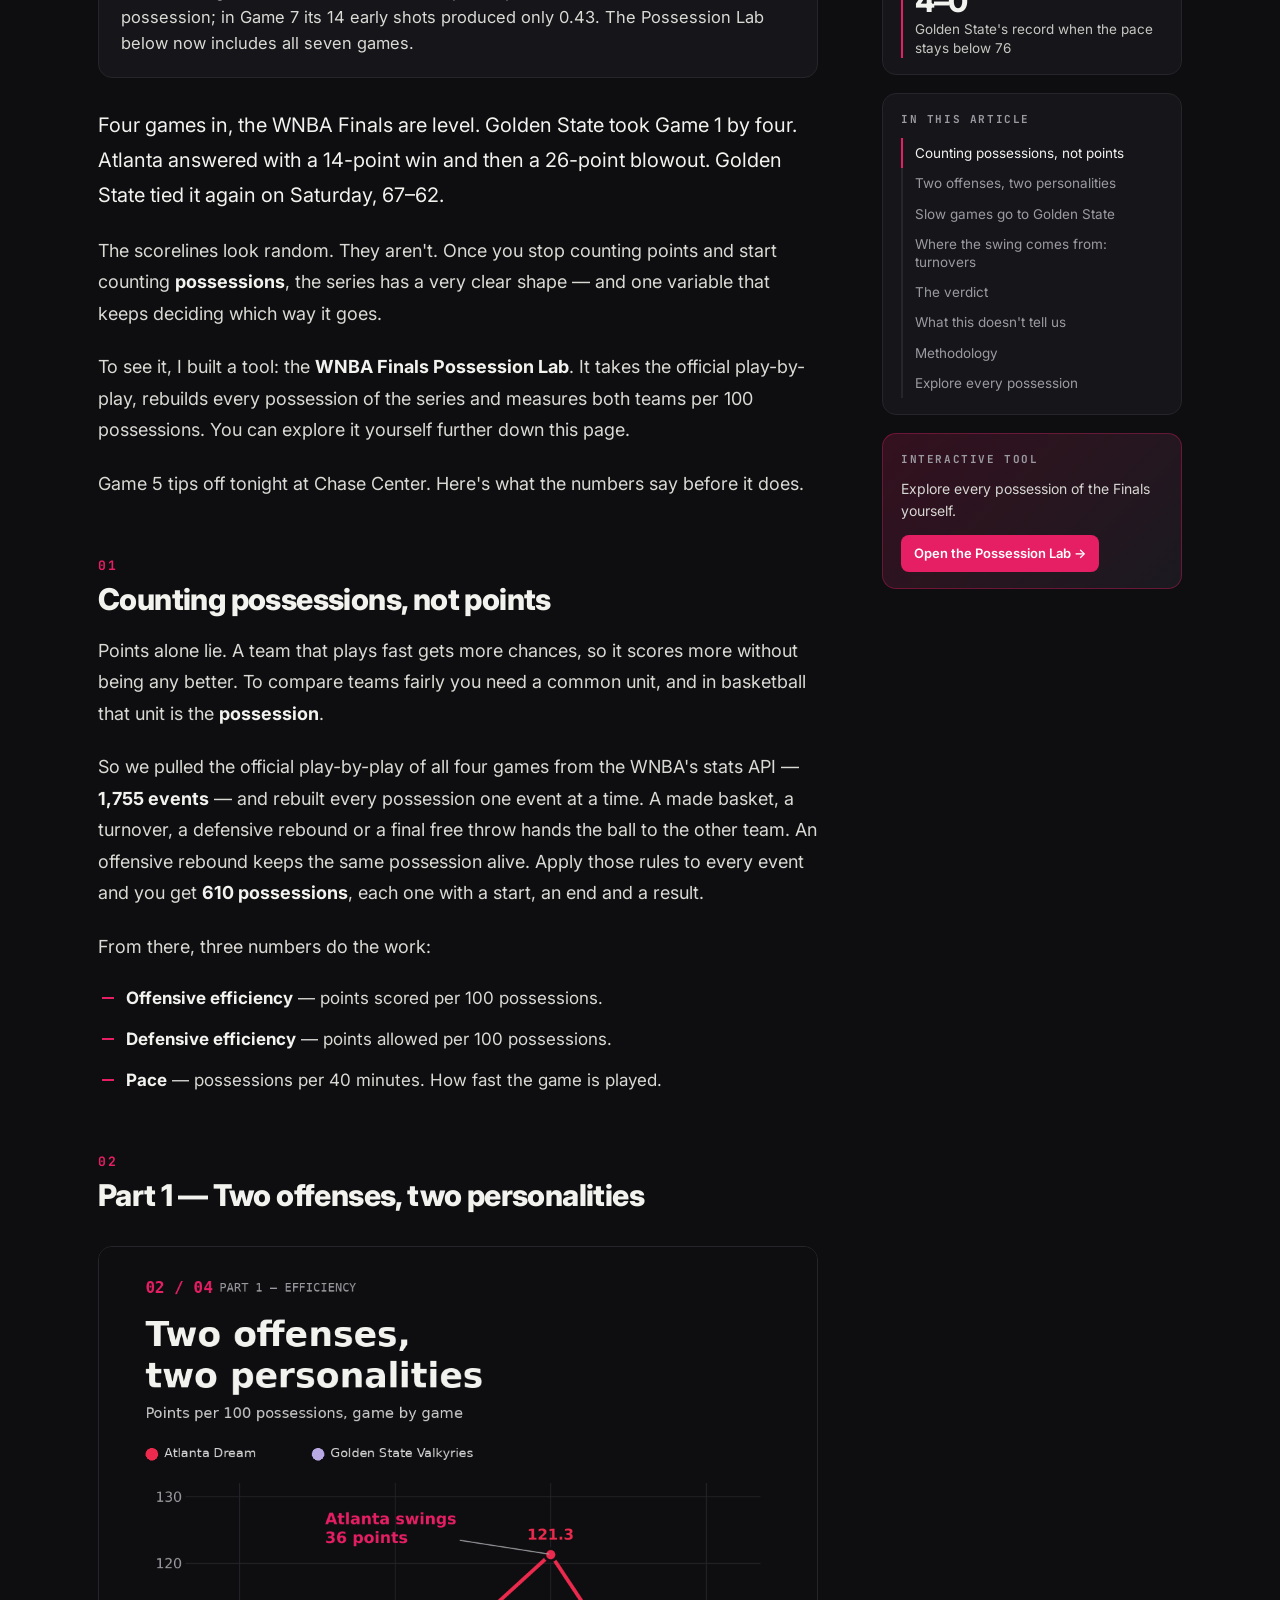
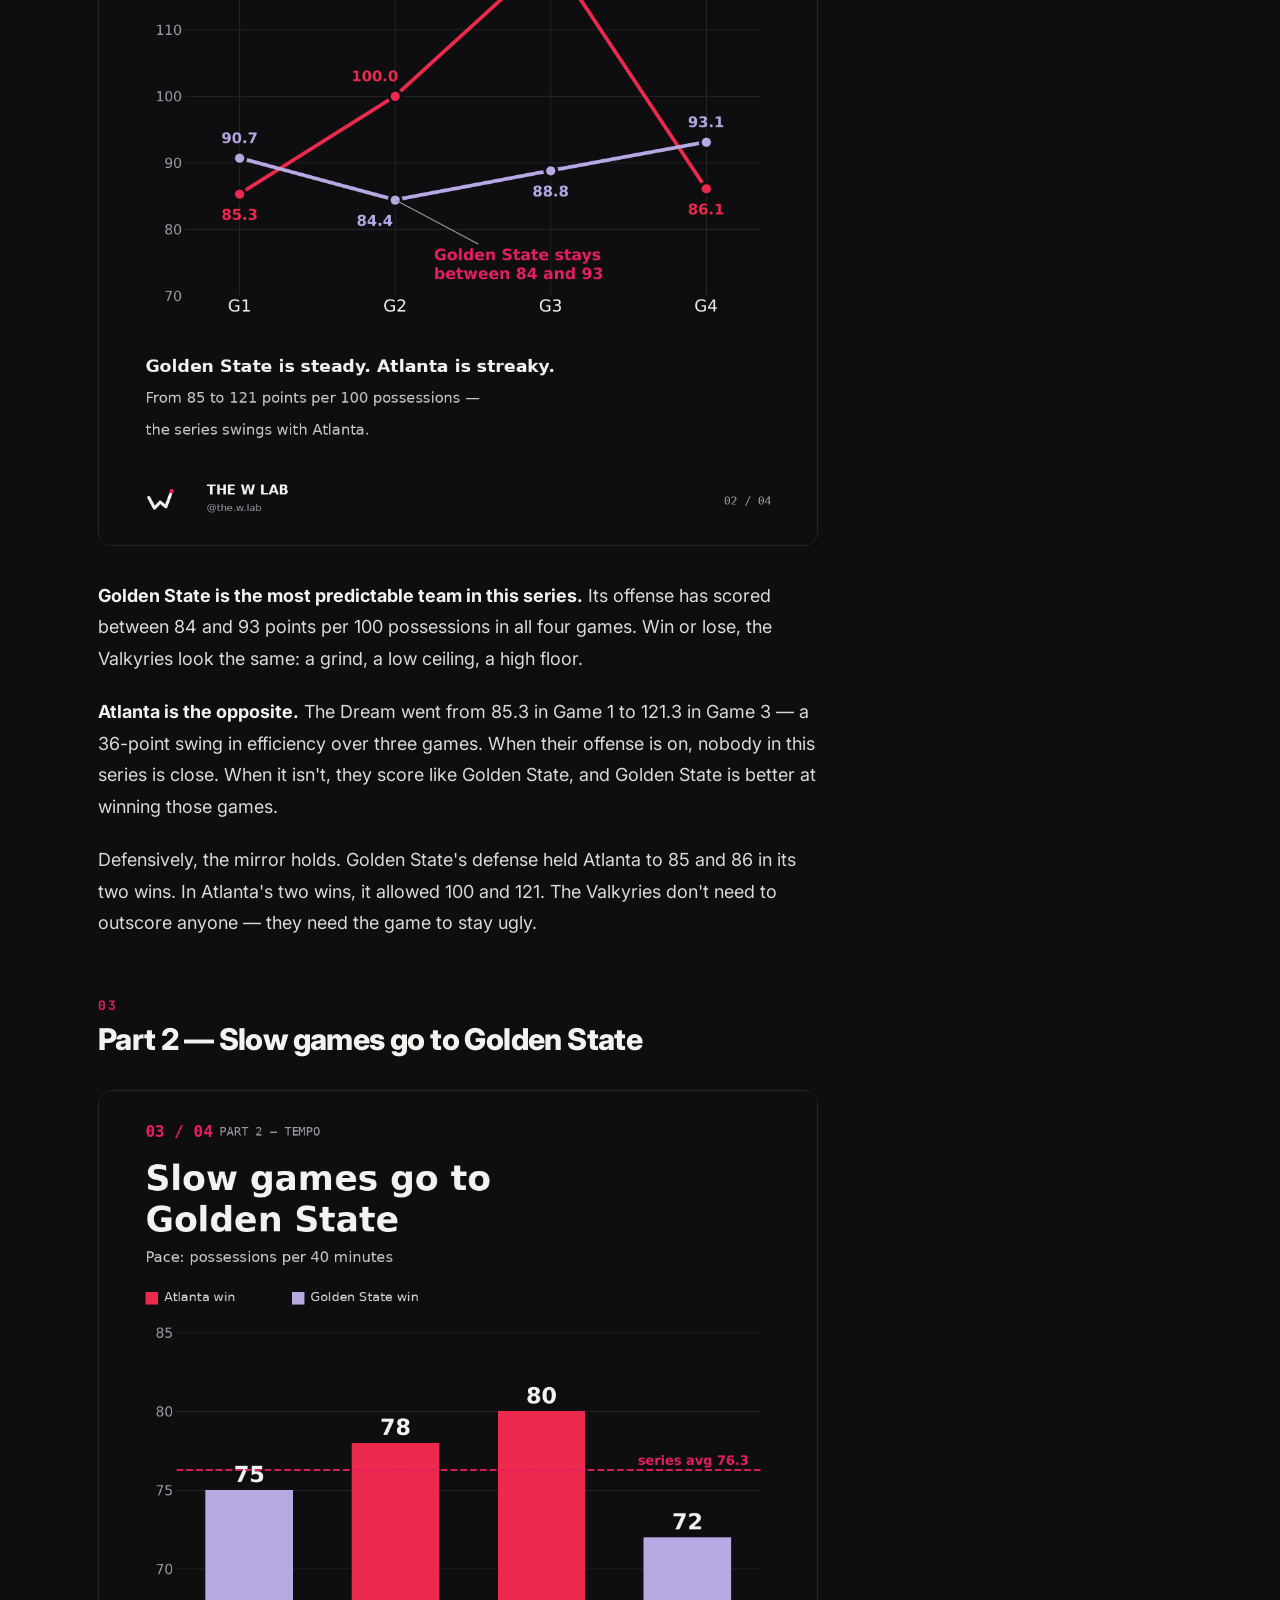
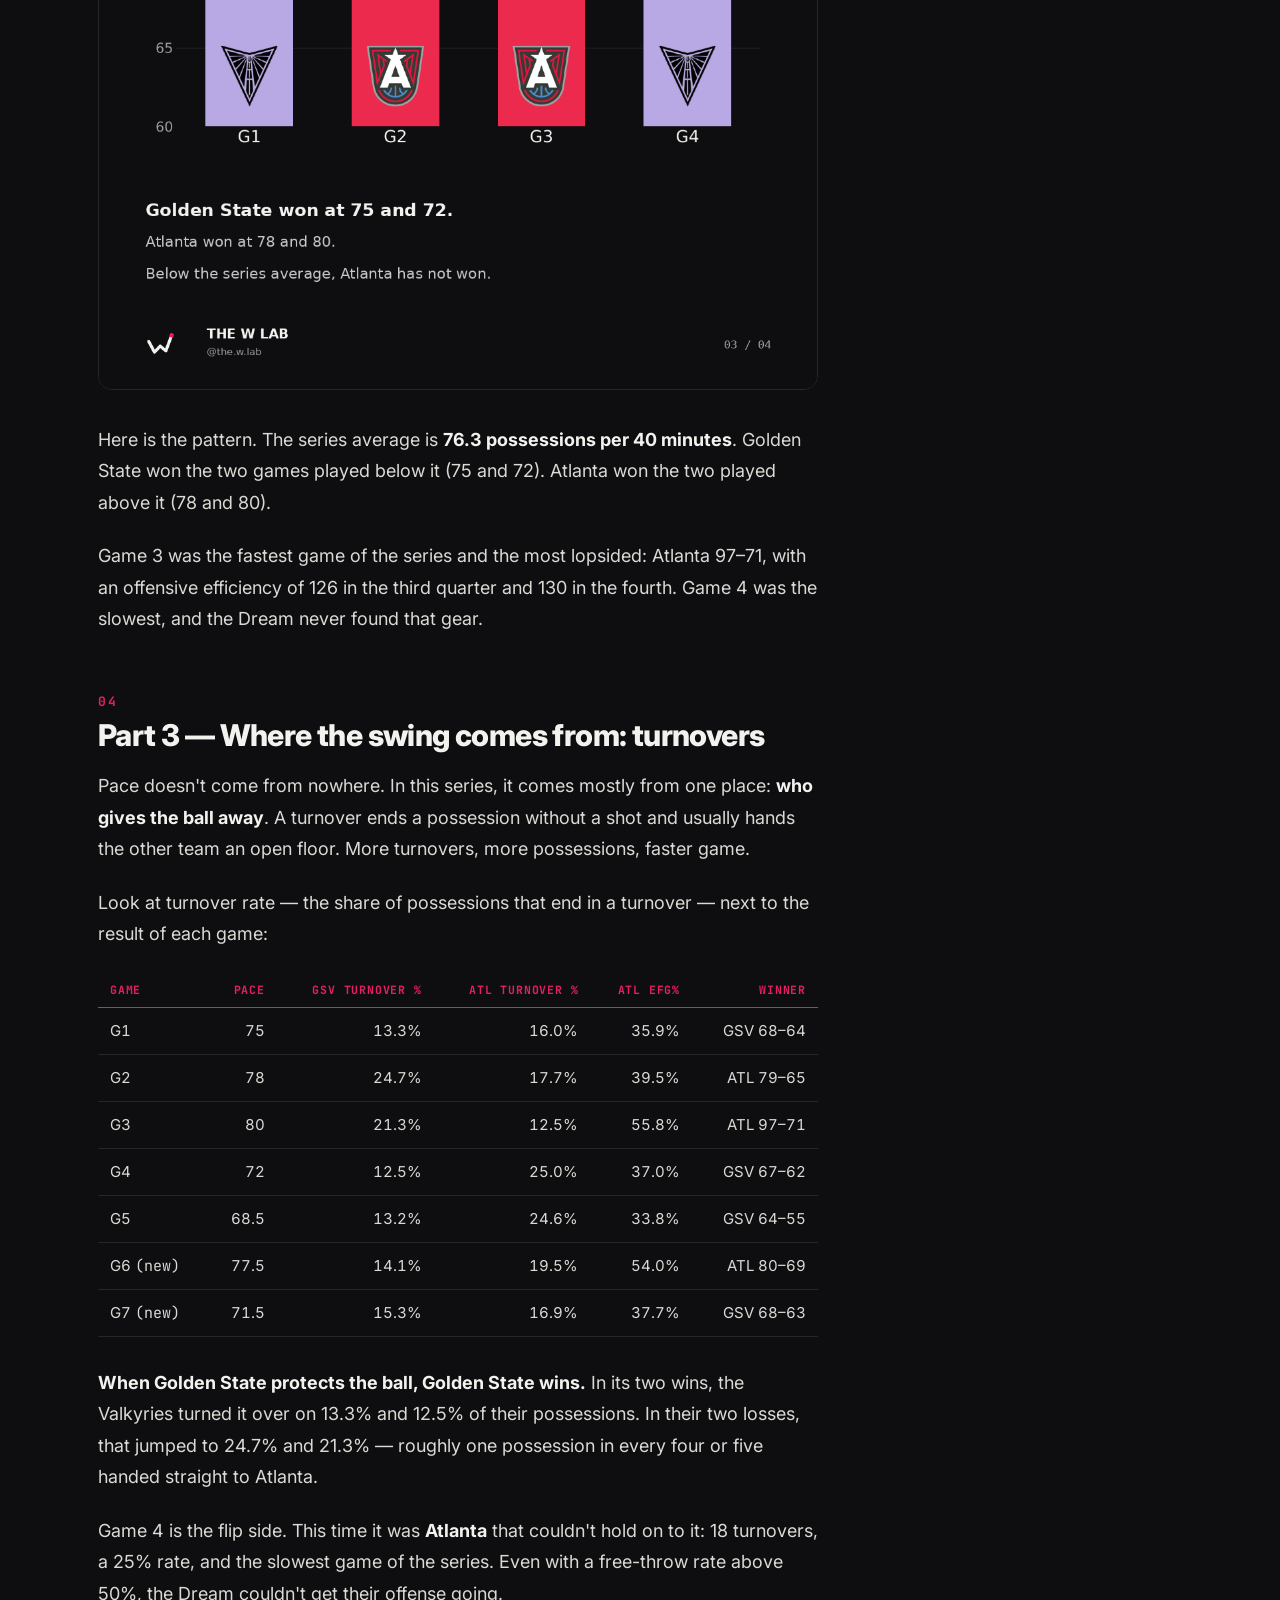
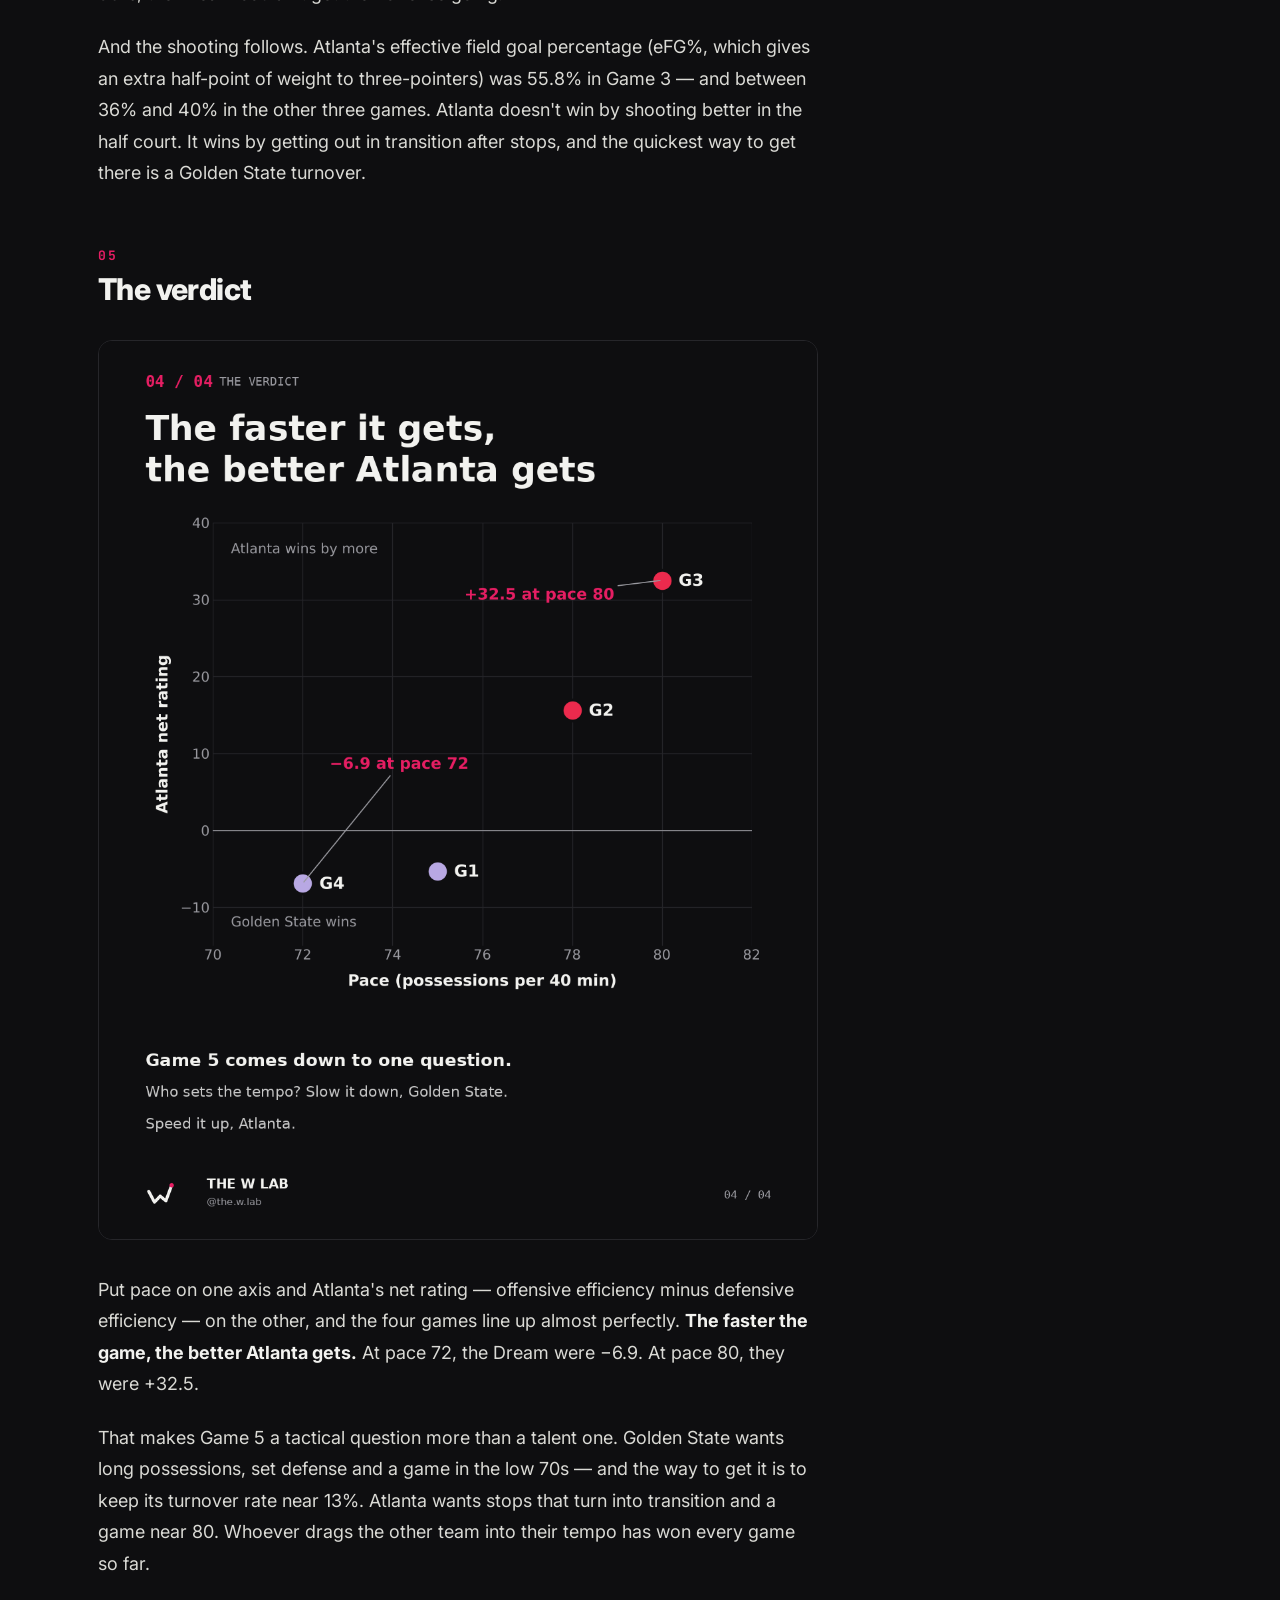
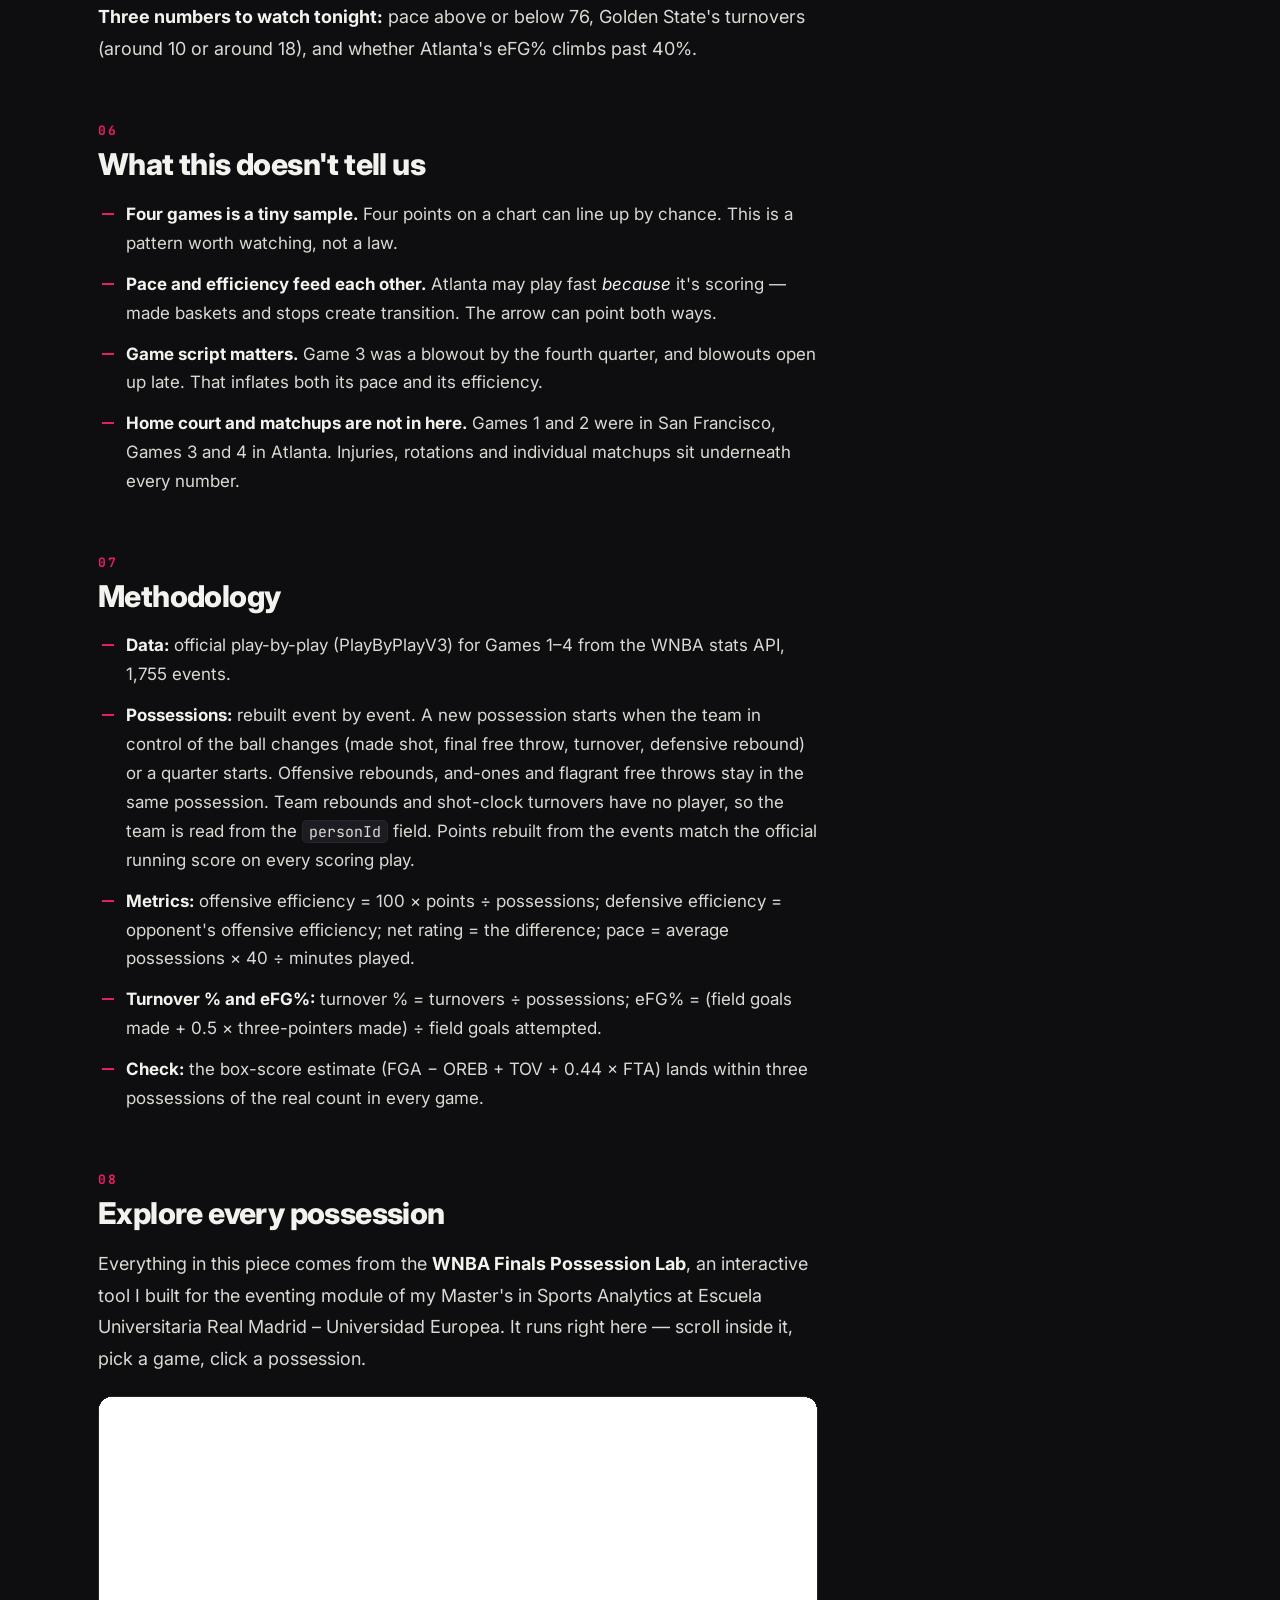
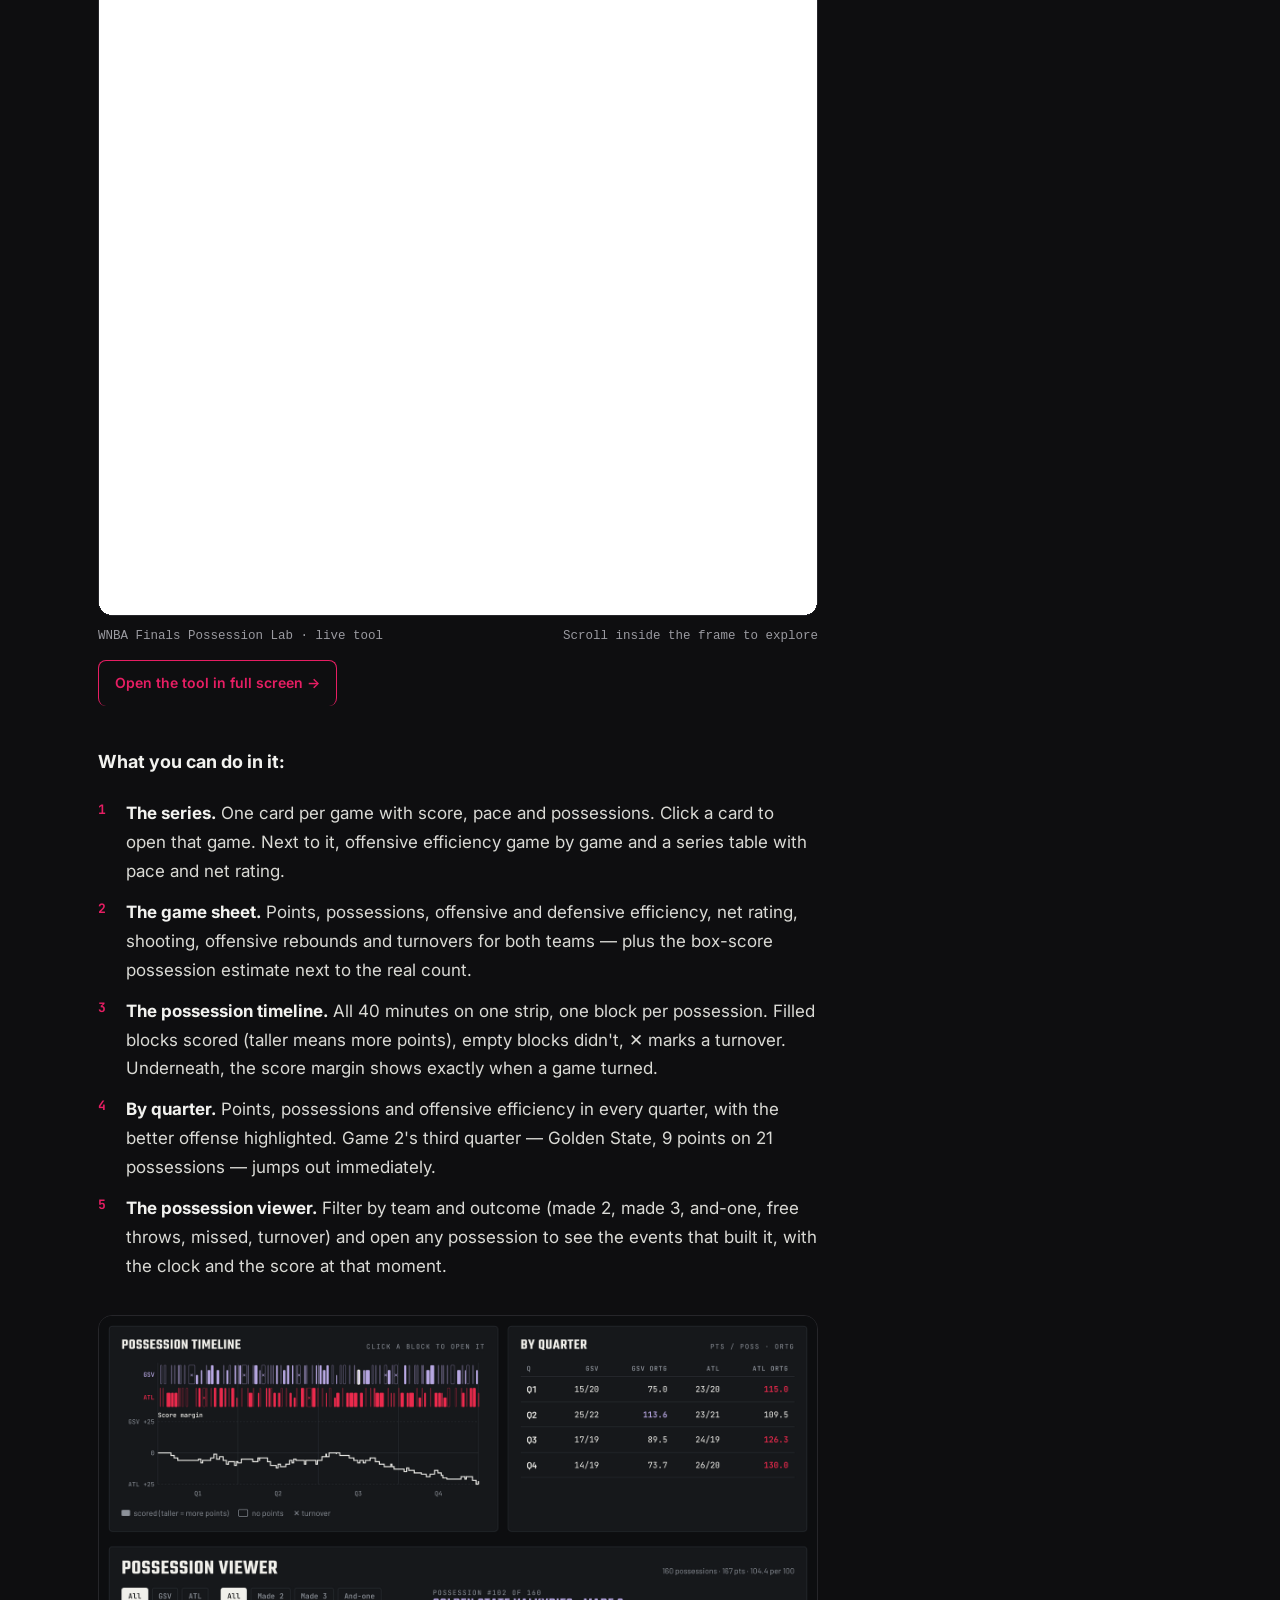
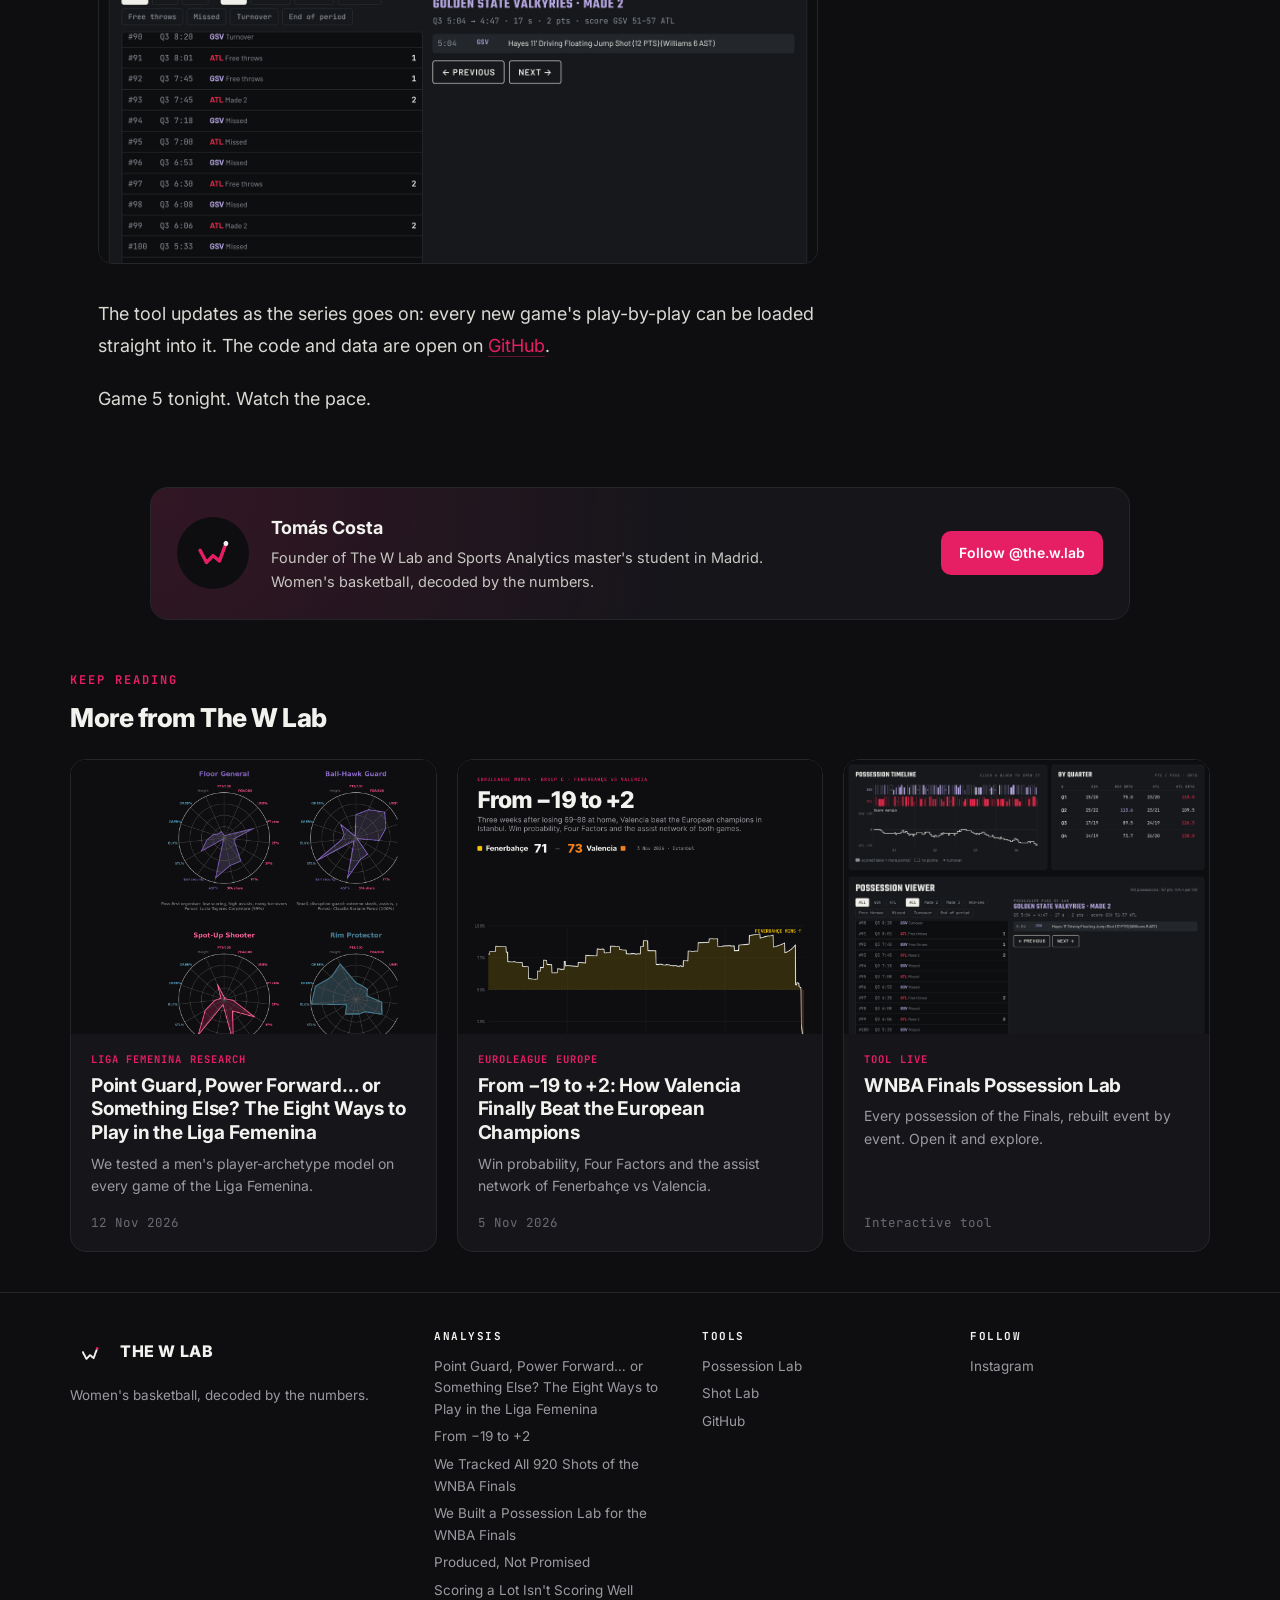
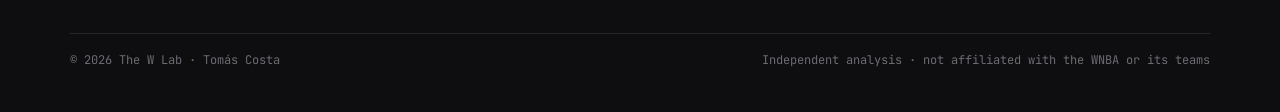
<file: finals-pace.html>
<!DOCTYPE html>
<html lang="en"><head>
<meta charset="utf-8"><meta name="viewport" content="width=device-width,initial-scale=1">
<title>We Built a Possession Lab for the WNBA Finals — and It Says Pace Decides the Series · The W Lab</title>
<meta name="description" content="An interactive tool that rebuilds every possession of Dream vs Valkyries from the official play-by-play. 1,045 possessions, seven games, one number that decided them all: pace.">
<meta property="og:title" content="We Built a Possession Lab for the WNBA Finals — and It Says Pace Decides the Series">
<meta property="og:description" content="An interactive tool that rebuilds every possession of Dream vs Valkyries from the official play-by-play. 1,045 possessions, seven games, one number that decided them all: pace.">
<meta property="og:image" content="https://thewlab.github.io/the-w-lab/finals_pace_cover.png">
<meta name="author" content="Tomás Costa">
<link rel="icon" href="logo.png">
<link rel="preconnect" href="https://fonts.googleapis.com">
<link rel="stylesheet" href="https://fonts.googleapis.com/css2?family=Inter:wght@400;500;600;700;800&family=JetBrains+Mono:wght@400;600;700&display=swap">
<link rel="stylesheet" href="site.css?v=20261105b">
<style>
.embed{width:min(1040px,calc(100vw - 32px));margin:18px 0 10px 50%;transform:translateX(-50%)}
.embed iframe{display:block;width:100%;height:860px;border:.5px solid var(--border);border-radius:12px;background:#0d0e10}
.embed .cap{display:flex;justify-content:space-between;flex-wrap:wrap;gap:8px;margin-top:10px;font-family:ui-monospace,monospace;font-size:12.5px;color:var(--muted)}
.btn-open{display:inline-block;border:1px solid var(--rasp);color:var(--light);padding:10px 16px;border-radius:8px;font-weight:600;font-size:14px;margin:4px 0 18px}
.btn-open:hover{background:var(--rasp);text-decoration:none}
.article ol{margin:0 0 18px 20px}.article ul{margin:0 0 18px 20px}
.article li{margin-bottom:8px;font-size:16px;color:#E2E2DF}

@media(max-width:640px){.embed iframe{height:640px}}
</style>
</head>
<body data-page="article" data-slug="finals-pace">
<div id="wl-ticker"></div>
<div id="wl-header"></div>

<section class="a-hero"><div class="wrap">
  <div class="crumbs"><a href="index.html">Home</a><span>/</span><a href="index.html#analysis">Analysis</a><span>/</span><span>WNBA Finals</span></div>
  <div class="pills"><span>WNBA Finals</span><span>Analysis</span><span>Tool</span></div>
  <h1>We Built a Possession Lab for the WNBA Finals — and It Says Pace Decides the Series</h1>
  <p class="dek">An interactive tool that rebuilds every possession of Dream vs Valkyries from the official play-by-play. 1,045 possessions, seven games, one number that decided them all: pace.</p>
  <div class="byline">
    <div class="author"><img src="avatar.png" alt=""><div><b>Tomás Costa</b><span>26 Oct 2026 · Updated 1 Nov · <span id="readtime"></span></span></div></div>
    <div class="share"><button class="btn line sm" id="copylink" type="button">Copy link</button><a class="btn line sm" href="https://instagram.com/the.w.lab" target="_blank" rel="noopener">Instagram</a></div>
  </div>
</div></section>

<figure class="a-cover"><img src="finals_pace_cover.png" alt=""><figcaption>The WNBA Finals Possession Lab — built for this series. <a href="https://tomascosta7.github.io/wnba-finals-possession-lab/" target="_blank" rel="noopener">Try it live →</a></figcaption></figure>

<div class="a-layout wrap">
  <article class="a-body">
    <div class="glance-m box"><h4>At a glance</h4><div class="glance"><div><b>1,045</b><span>possessions rebuilt from the official play-by-play (all 7 games)</span></div><div><b>42</b><span>points per 100 possessions between Atlanta's best and worst game</span></div><div><b>4–0</b><span>Golden State's record when the pace stays below 76</span></div></div></div>
<div class="callout"><p><strong>Final update · 1 Nov — Golden State Valkyries are the 2026 WNBA champions, 4–3.</strong> This article was written before Game 5, with the series tied 2–2. The rule it pointed to held for all seven games: <strong>Golden State won the four games played below 76 possessions</strong> (75, 72, 68.5, 71.5) and <strong>Atlanta the three above</strong> (78, 80, 77.5). Game 6 was fast (77.5) and Atlanta won 80–69 with a 54% eFG; Game 7 was slow again (71.5) and Golden State closed it 68–63, with 30 points from Gabby Williams. One thing did move: through Game 5 Atlanta scored 1.11 points per shot in the first 7 seconds of a possession; in Game 7 its 14 early shots produced only 0.43. The Possession Lab below now includes all seven games.</p></div>
<p>Four games in, the WNBA Finals are level. Golden State took Game 1 by four. Atlanta answered with a 14-point win and then a 26-point blowout. Golden State tied it again on Saturday, 67–62.</p>
<p>The scorelines look random. They aren't. Once you stop counting points and start counting <strong>possessions</strong>, the series has a very clear shape — and one variable that keeps deciding which way it goes.</p>
<p>To see it, I built a tool: the <strong>WNBA Finals Possession Lab</strong>. It takes the official play-by-play, rebuilds every possession of the series and measures both teams per 100 possessions. You can explore it yourself further down this page.</p>
<p>Game 5 tips off tonight at Chase Center. Here's what the numbers say before it does.</p>

<h2>Counting possessions, not points</h2>
<p>Points alone lie. A team that plays fast gets more chances, so it scores more without being any better. To compare teams fairly you need a common unit, and in basketball that unit is the <strong>possession</strong>.</p>
<p>So we pulled the official play-by-play of all four games from the WNBA's stats API — <strong>1,755 events</strong> — and rebuilt every possession one event at a time. A made basket, a turnover, a defensive rebound or a final free throw hands the ball to the other team. An offensive rebound keeps the same possession alive. Apply those rules to every event and you get <strong>610 possessions</strong>, each one with a start, an end and a result.</p>
<p>From there, three numbers do the work:</p>
<ul>
<li><strong>Offensive efficiency</strong> — points scored per 100 possessions.</li>
<li><strong>Defensive efficiency</strong> — points allowed per 100 possessions.</li>
<li><strong>Pace</strong> — possessions per 40 minutes. How fast the game is played.</li>
</ul>

<h2>Part 1 — Two offenses, two personalities</h2>
<p><img alt="Offensive efficiency by game, Atlanta Dream vs Golden State Valkyries" src="finals_pace_02.png" loading="lazy" /></p>
<p><strong>Golden State is the most predictable team in this series.</strong> Its offense has scored between 84 and 93 points per 100 possessions in all four games. Win or lose, the Valkyries look the same: a grind, a low ceiling, a high floor.</p>
<p><strong>Atlanta is the opposite.</strong> The Dream went from 85.3 in Game 1 to 121.3 in Game 3 — a 36-point swing in efficiency over three games. When their offense is on, nobody in this series is close. When it isn't, they score like Golden State, and Golden State is better at winning those games.</p>
<p>Defensively, the mirror holds. Golden State's defense held Atlanta to 85 and 86 in its two wins. In Atlanta's two wins, it allowed 100 and 121. The Valkyries don't need to outscore anyone — they need the game to stay ugly.</p>

<h2>Part 2 — Slow games go to Golden State</h2>
<p><img alt="Pace by game, coloured by the winning team" src="finals_pace_03.png" loading="lazy" /></p>
<p>Here is the pattern. The series average is <strong>76.3 possessions per 40 minutes</strong>. Golden State won the two games played below it (75 and 72). Atlanta won the two played above it (78 and 80).</p>
<p>Game 3 was the fastest game of the series and the most lopsided: Atlanta 97–71, with an offensive efficiency of 126 in the third quarter and 130 in the fourth. Game 4 was the slowest, and the Dream never found that gear.</p>

<h2>Part 3 — Where the swing comes from: turnovers</h2>
<p>Pace doesn't come from nowhere. In this series, it comes mostly from one place: <strong>who gives the ball away</strong>. A turnover ends a possession without a shot and usually hands the other team an open floor. More turnovers, more possessions, faster game.</p>
<p>Look at turnover rate — the share of possessions that end in a turnover — next to the result of each game:</p>
<table>
<thead><tr><th>Game</th><th>Pace</th><th>GSV turnover %</th><th>ATL turnover %</th><th>ATL eFG%</th><th>Winner</th></tr></thead>
<tbody>
<tr><td>G1</td><td>75</td><td>13.3%</td><td>16.0%</td><td>35.9%</td><td>GSV 68–64</td></tr>
<tr><td>G2</td><td>78</td><td>24.7%</td><td>17.7%</td><td>39.5%</td><td>ATL 79–65</td></tr>
<tr><td>G3</td><td>80</td><td>21.3%</td><td>12.5%</td><td>55.8%</td><td>ATL 97–71</td></tr>
<tr><td>G4</td><td>72</td><td>12.5%</td><td>25.0%</td><td>37.0%</td><td>GSV 67–62</td></tr>
<tr><td>G5</td><td>68.5</td><td>13.2%</td><td>24.6%</td><td>33.8%</td><td>GSV 64–55</td></tr>
<tr><td>G6 <span class="mono">(new)</span></td><td>77.5</td><td>14.1%</td><td>19.5%</td><td>54.0%</td><td>ATL 80–69</td></tr>
<tr><td>G7 <span class="mono">(new)</span></td><td>71.5</td><td>15.3%</td><td>16.9%</td><td>37.7%</td><td>GSV 68–63</td></tr>
</tbody></table>
<p><strong>When Golden State protects the ball, Golden State wins.</strong> In its two wins, the Valkyries turned it over on 13.3% and 12.5% of their possessions. In their two losses, that jumped to 24.7% and 21.3% — roughly one possession in every four or five handed straight to Atlanta.</p>
<p>Game 4 is the flip side. This time it was <strong>Atlanta</strong> that couldn't hold on to it: 18 turnovers, a 25% rate, and the slowest game of the series. Even with a free-throw rate above 50%, the Dream couldn't get their offense going.</p>
<p>And the shooting follows. Atlanta's effective field goal percentage (eFG%, which gives an extra half-point of weight to three-pointers) was 55.8% in Game 3 — and between 36% and 40% in the other three games. Atlanta doesn't win by shooting better in the half court. It wins by getting out in transition after stops, and the quickest way to get there is a Golden State turnover.</p>

<h2>The verdict</h2>
<p><img alt="Pace versus Atlanta net rating, by game" src="finals_pace_04.png" loading="lazy" /></p>
<p>Put pace on one axis and Atlanta's net rating — offensive efficiency minus defensive efficiency — on the other, and the four games line up almost perfectly. <strong>The faster the game, the better Atlanta gets.</strong> At pace 72, the Dream were −6.9. At pace 80, they were +32.5.</p>
<p>That makes Game 5 a tactical question more than a talent one. Golden State wants long possessions, set defense and a game in the low 70s — and the way to get it is to keep its turnover rate near 13%. Atlanta wants stops that turn into transition and a game near 80. Whoever drags the other team into their tempo has won every game so far.</p>
<p><strong>Three numbers to watch tonight:</strong> pace above or below 76, Golden State's turnovers (around 10 or around 18), and whether Atlanta's eFG% climbs past 40%.</p>

<h2>What this doesn't tell us</h2>
<ul>
<li><strong>Four games is a tiny sample.</strong> Four points on a chart can line up by chance. This is a pattern worth watching, not a law.</li>
<li><strong>Pace and efficiency feed each other.</strong> Atlanta may play fast <em>because</em> it's scoring — made baskets and stops create transition. The arrow can point both ways.</li>
<li><strong>Game script matters.</strong> Game 3 was a blowout by the fourth quarter, and blowouts open up late. That inflates both its pace and its efficiency.</li>
<li><strong>Home court and matchups are not in here.</strong> Games 1 and 2 were in San Francisco, Games 3 and 4 in Atlanta. Injuries, rotations and individual matchups sit underneath every number.</li>
</ul>

<h2>Methodology</h2>
<ul>
<li><strong>Data:</strong> official play-by-play (PlayByPlayV3) for Games 1–4 from the WNBA stats API, 1,755 events.</li>
<li><strong>Possessions:</strong> rebuilt event by event. A new possession starts when the team in control of the ball changes (made shot, final free throw, turnover, defensive rebound) or a quarter starts. Offensive rebounds, and-ones and flagrant free throws stay in the same possession. Team rebounds and shot-clock turnovers have no player, so the team is read from the <code>personId</code> field. Points rebuilt from the events match the official running score on every scoring play.</li>
<li><strong>Metrics:</strong> offensive efficiency = 100 × points ÷ possessions; defensive efficiency = opponent's offensive efficiency; net rating = the difference; pace = average possessions × 40 ÷ minutes played.</li>
<li><strong>Turnover % and eFG%:</strong> turnover % = turnovers ÷ possessions; eFG% = (field goals made + 0.5 × three-pointers made) ÷ field goals attempted.</li>
<li><strong>Check:</strong> the box-score estimate (FGA − OREB + TOV + 0.44 × FTA) lands within three possessions of the real count in every game.</li>
</ul>

<h2>Explore every possession</h2>
<p>Everything in this piece comes from the <strong>WNBA Finals Possession Lab</strong>, an interactive tool I built for the eventing module of my Master's in Sports Analytics at Escuela Universitaria Real Madrid – Universidad Europea. It runs right here — scroll inside it, pick a game, click a possession.</p>
<div class="embed">
<iframe src="https://tomascosta7.github.io/wnba-finals-possession-lab/" title="WNBA Finals Possession Lab" loading="lazy"></iframe>
<div class="cap"><span>WNBA Finals Possession Lab · live tool</span><span>Scroll inside the frame to explore</span></div>
</div>
<p><a class="btn-open" href="https://tomascosta7.github.io/wnba-finals-possession-lab/" target="_blank">Open the tool in full screen →</a></p>
<p><strong>What you can do in it:</strong></p>
<ol>
<li><strong>The series.</strong> One card per game with score, pace and possessions. Click a card to open that game. Next to it, offensive efficiency game by game and a series table with pace and net rating.</li>
<li><strong>The game sheet.</strong> Points, possessions, offensive and defensive efficiency, net rating, shooting, offensive rebounds and turnovers for both teams — plus the box-score possession estimate next to the real count.</li>
<li><strong>The possession timeline.</strong> All 40 minutes on one strip, one block per possession. Filled blocks scored (taller means more points), empty blocks didn't, ✕ marks a turnover. Underneath, the score margin shows exactly when a game turned.</li>
<li><strong>By quarter.</strong> Points, possessions and offensive efficiency in every quarter, with the better offense highlighted. Game 2's third quarter — Golden State, 9 points on 21 possessions — jumps out immediately.</li>
<li><strong>The possession viewer.</strong> Filter by team and outcome (made 2, made 3, and-one, free throws, missed, turnover) and open any possession to see the events that built it, with the clock and the score at that moment.</li>
</ol>
<p><img alt="The possession viewer inside the WNBA Finals Possession Lab" src="finals_pace_tool.png" loading="lazy" /></p>
<p>The tool updates as the series goes on: every new game's play-by-play can be loaded straight into it. The code and data are open on <a href="https://github.com/tomascosta7/wnba-finals-possession-lab" target="_blank">GitHub</a>.</p>
<p>Game 5 tonight. Watch the pace.</p>

  </article>
  <aside class="a-side"><div class="stick">
    <div class="box"><h4>At a glance</h4><div class="glance"><div><b>1,045</b><span>possessions rebuilt from the official play-by-play (all 7 games)</span></div><div><b>42</b><span>points per 100 possessions between Atlanta's best and worst game</span></div><div><b>4–0</b><span>Golden State's record when the pace stays below 76</span></div></div></div>
    <div class="box"><h4>In this article</h4><nav class="toc" id="toc"></nav></div>
    <div class="box toolbox"><h4>Interactive tool</h4><p>Explore every possession of the Finals yourself.</p><a class="btn sm" href="https://tomascosta7.github.io/wnba-finals-possession-lab/" target="_blank" rel="noopener">Open the Possession Lab →</a></div>
  </div></aside>
</div>

<section class="a-end wrap">
  <div class="authorcard"><img src="avatar.png" alt=""><div><b>Tomás Costa</b><p>Founder of The W Lab and Sports Analytics master's student in Madrid. Women's basketball, decoded by the numbers.</p></div><a class="btn" href="https://instagram.com/the.w.lab" target="_blank" rel="noopener">Follow @the.w.lab</a></div>
  <div class="more"><span class="kicker">Keep reading</span><h3>More from The W Lab</h3><div class="grid" id="more"></div></div>
</section>

<div id="wl-footer"></div>
<script src="site.js?v=20261112"></script>
</body></html>
</file>
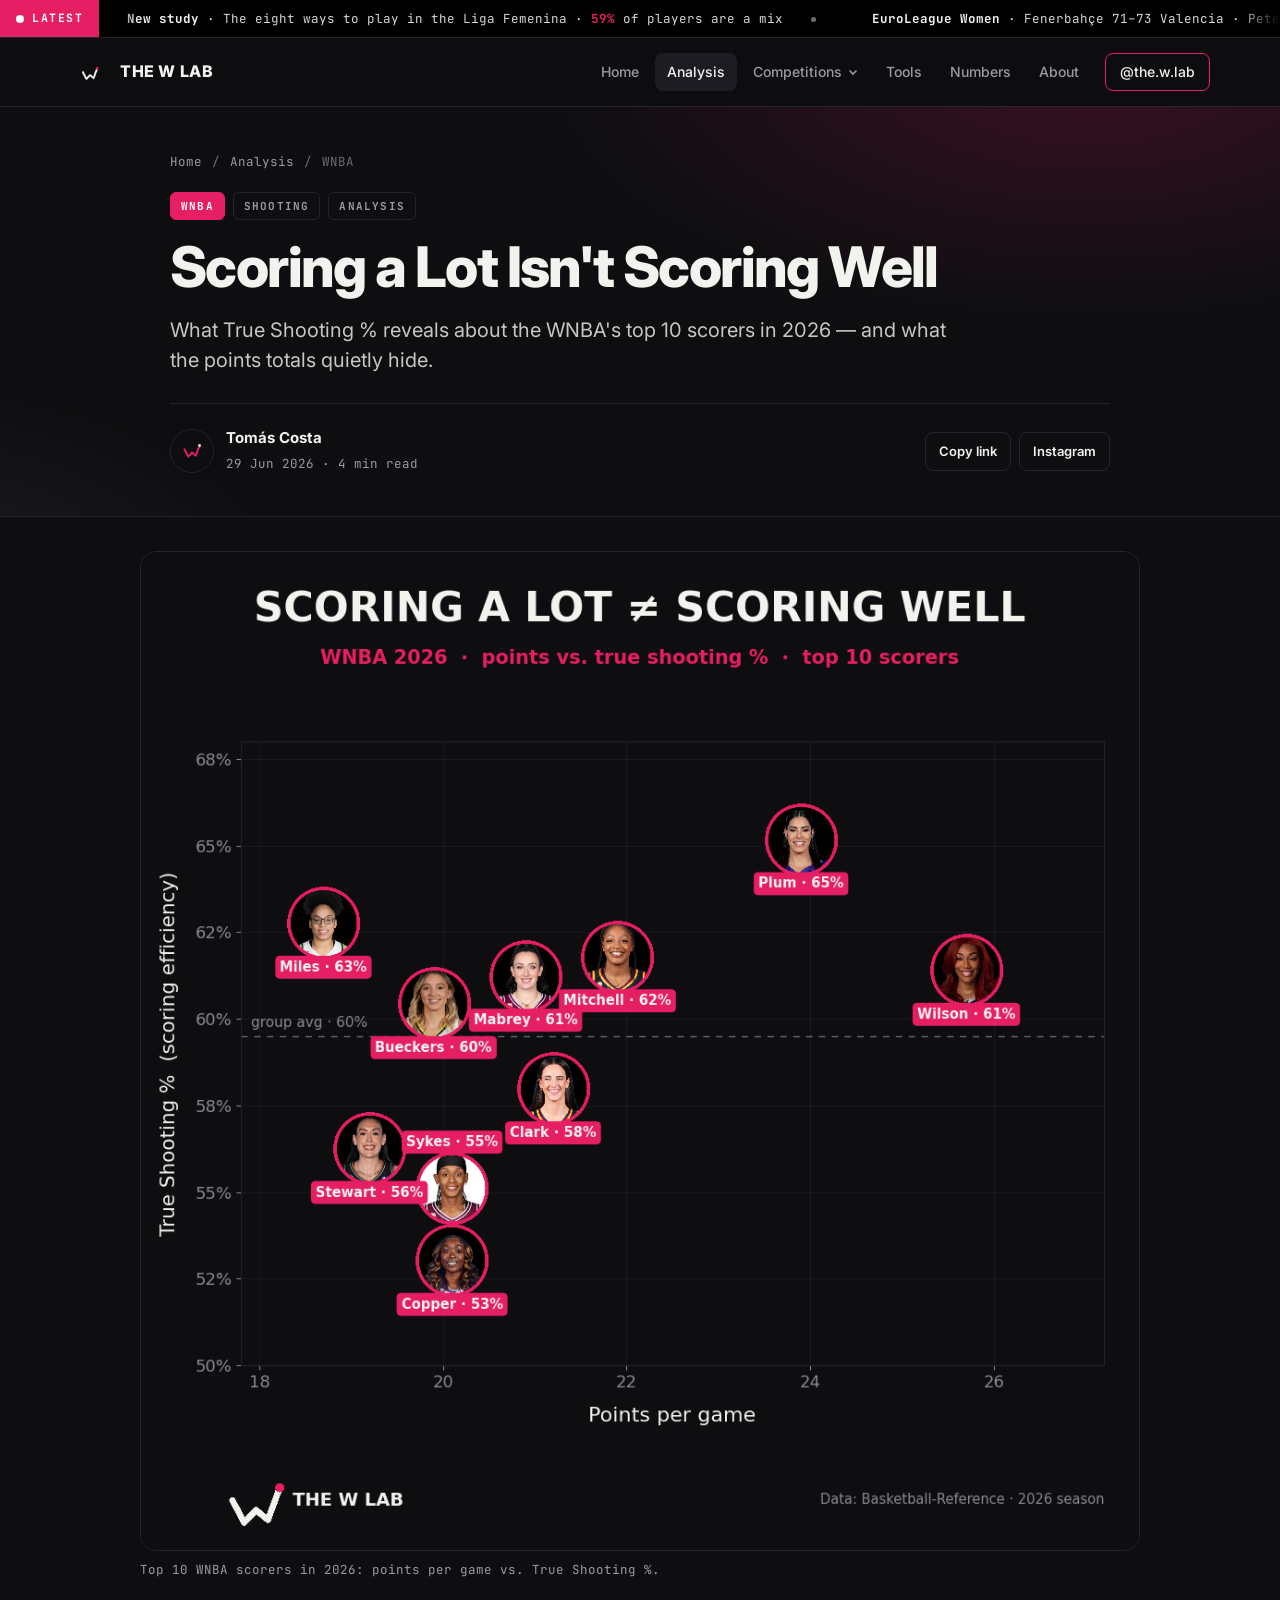
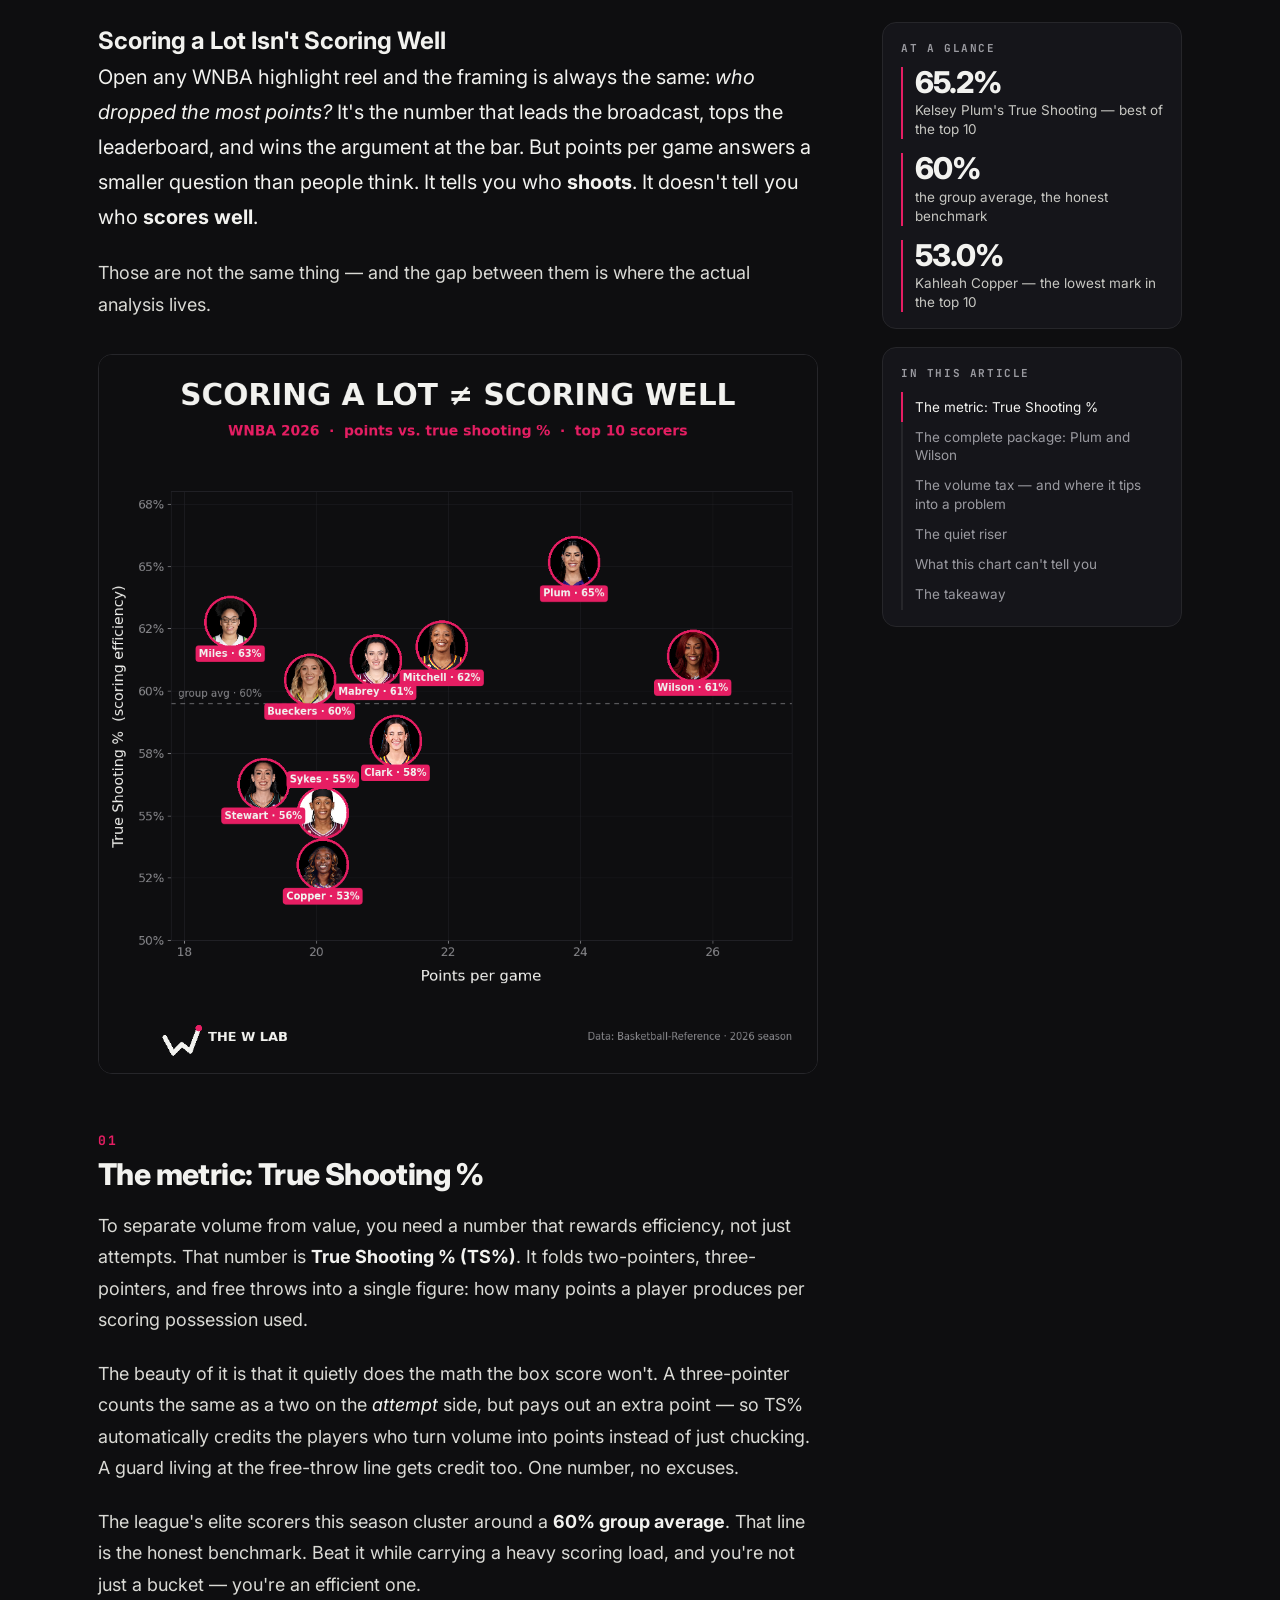
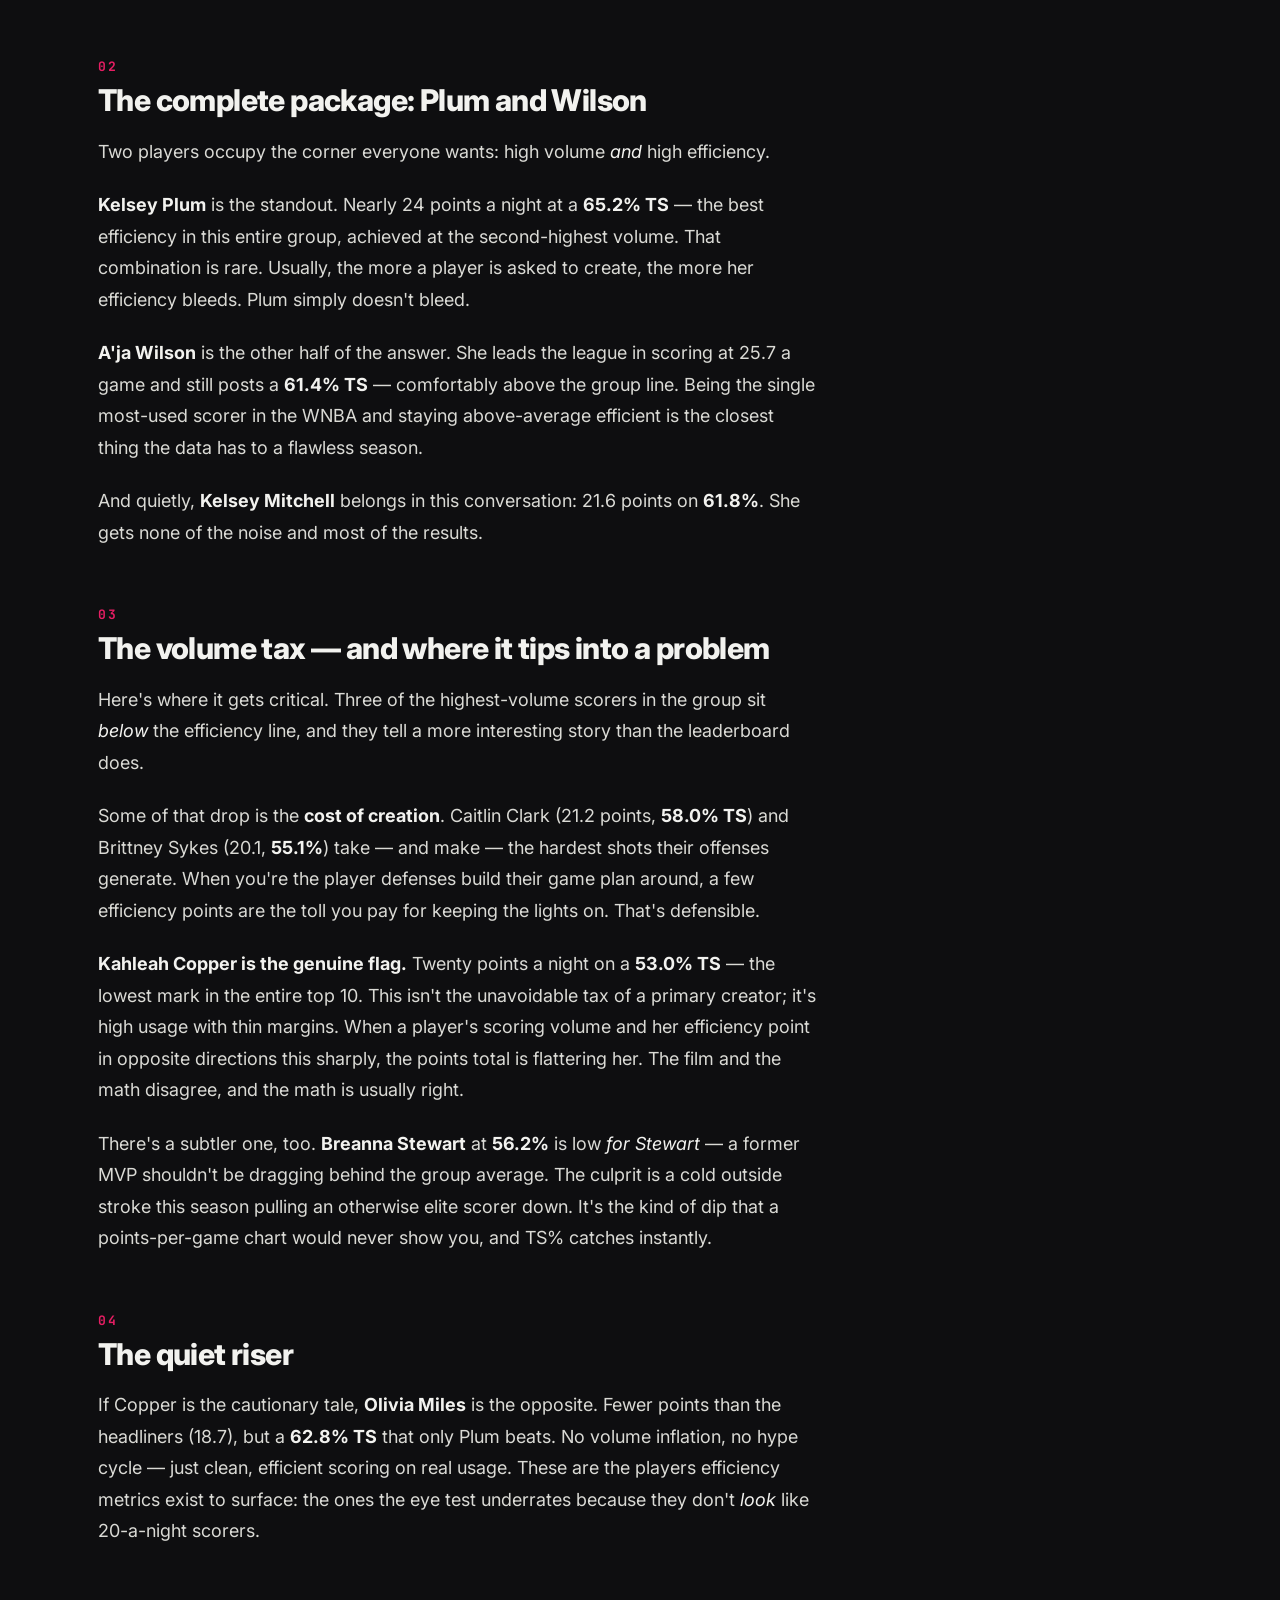
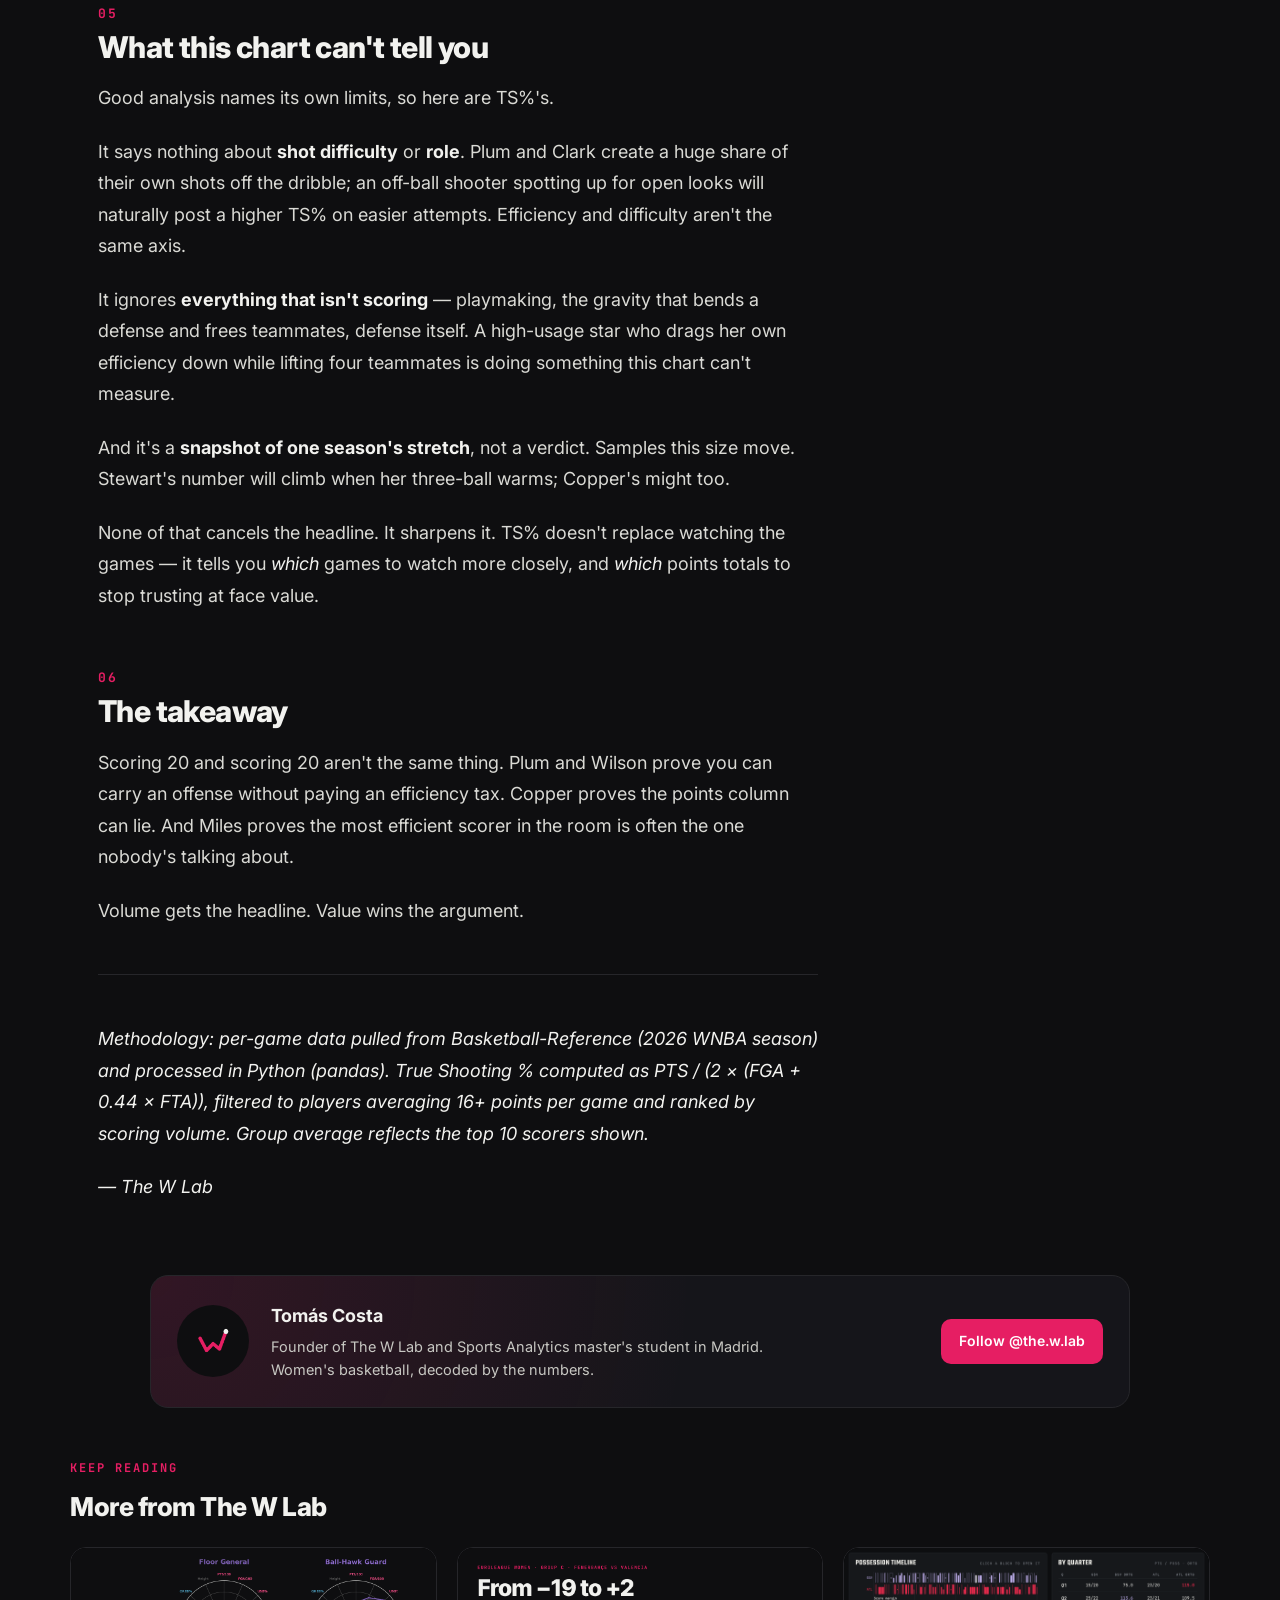
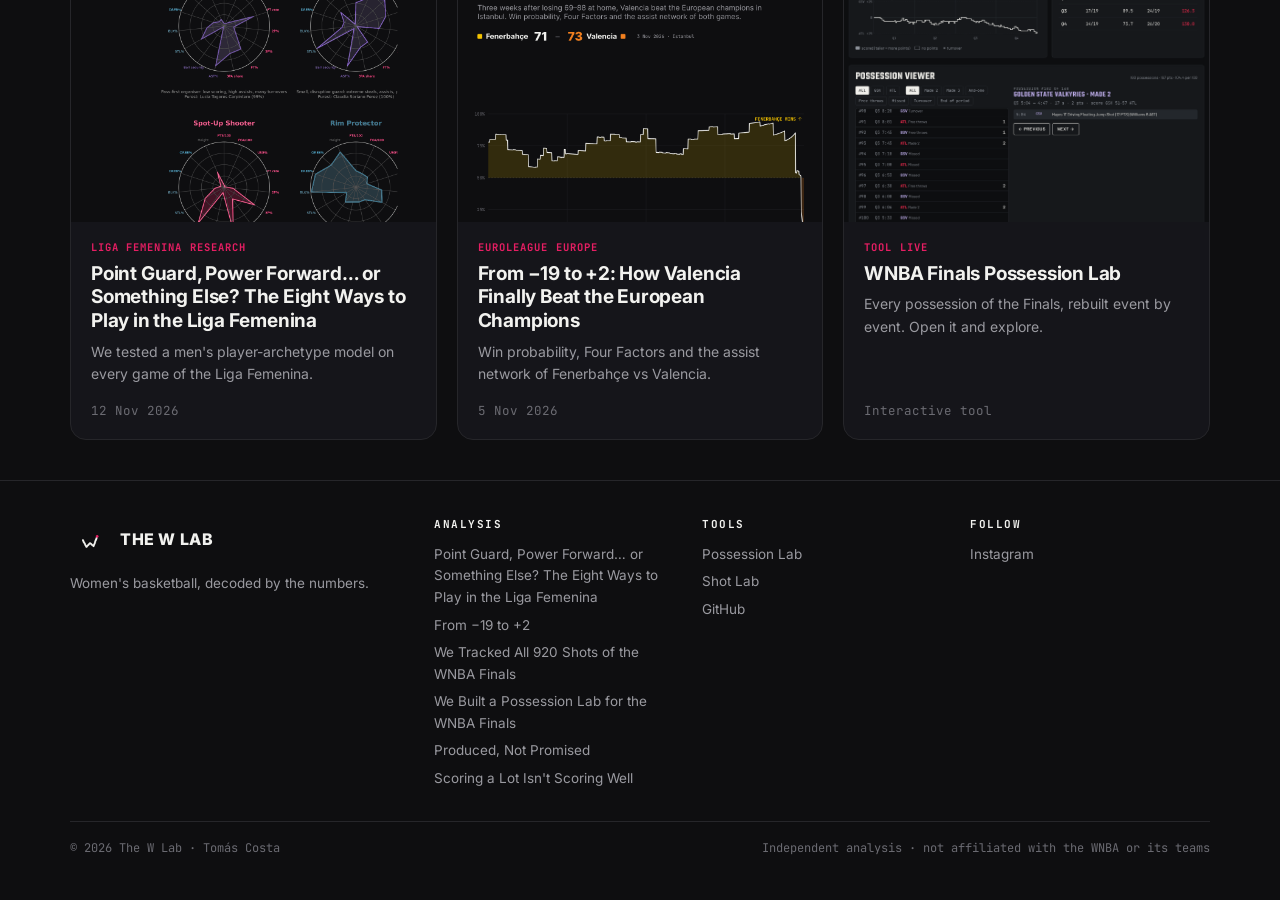
<file: scoring-a-lot.html>
<!DOCTYPE html>
<html lang="en"><head>
<meta charset="utf-8"><meta name="viewport" content="width=device-width,initial-scale=1">
<title>Scoring a Lot Isn&#x27;t Scoring Well · The W Lab</title>
<meta name="description" content="What True Shooting % reveals about the WNBA's top 10 scorers in 2026 — and what the points totals quietly hide.">
<meta property="og:title" content="Scoring a Lot Isn&#x27;t Scoring Well">
<meta property="og:description" content="What True Shooting % reveals about the WNBA's top 10 scorers in 2026 — and what the points totals quietly hide.">
<meta property="og:image" content="https://thewlab.github.io/the-w-lab/ts-vs-points.png">
<meta name="author" content="Tomás Costa">
<link rel="icon" href="logo.png">
<link rel="preconnect" href="https://fonts.googleapis.com">
<link rel="stylesheet" href="https://fonts.googleapis.com/css2?family=Inter:wght@400;500;600;700;800&family=JetBrains+Mono:wght@400;600;700&display=swap">
<link rel="stylesheet" href="site.css">

</head>
<body data-page="article" data-slug="scoring-a-lot">
<div id="wl-ticker"></div>
<div id="wl-header"></div>

<section class="a-hero"><div class="wrap">
  <div class="crumbs"><a href="index.html">Home</a><span>/</span><a href="index.html#analysis">Analysis</a><span>/</span><span>WNBA</span></div>
  <div class="pills"><span>WNBA</span><span>Shooting</span><span>Analysis</span></div>
  <h1>Scoring a Lot Isn't Scoring Well</h1>
  <p class="dek">What True Shooting % reveals about the WNBA's top 10 scorers in 2026 — and what the points totals quietly hide.</p>
  <div class="byline">
    <div class="author"><img src="avatar.png" alt=""><div><b>Tomás Costa</b><span>29 Jun 2026 · <span id="readtime"></span></span></div></div>
    <div class="share"><button class="btn line sm" id="copylink" type="button">Copy link</button><a class="btn line sm" href="https://instagram.com/the.w.lab" target="_blank" rel="noopener">Instagram</a></div>
  </div>
</div></section>

<figure class="a-cover"><img src="ts-vs-points.png" alt=""><figcaption>Top 10 WNBA scorers in 2026: points per game vs. True Shooting %.</figcaption></figure>

<div class="a-layout wrap">
  <article class="a-body">
    <div class="glance-m box"><h4>At a glance</h4><div class="glance"><div><b>65.2%</b><span>Kelsey Plum's True Shooting — best of the top 10</span></div><div><b>60%</b><span>the group average, the honest benchmark</span></div><div><b>53.0%</b><span>Kahleah Copper — the lowest mark in the top 10</span></div></div></div>
<h1>Scoring a Lot Isn't Scoring Well</h1>
<p>Open any WNBA highlight reel and the framing is always the same: <em>who dropped the most points?</em> It's the number that leads the broadcast, tops the leaderboard, and wins the argument at the bar. But points per game answers a smaller question than people think. It tells you who <strong>shoots</strong>. It doesn't tell you who <strong>scores well</strong>.</p>
<p>Those are not the same thing — and the gap between them is where the actual analysis lives.</p>
<p><img alt="Top 10 WNBA scorers in 2026: points per game vs. true shooting percentage" src="ts-vs-points.png" loading="lazy" /></p>
<h2>The metric: True Shooting %</h2>
<p>To separate volume from value, you need a number that rewards efficiency, not just attempts. That number is <strong>True Shooting % (TS%)</strong>. It folds two-pointers, three-pointers, and free throws into a single figure: how many points a player produces per scoring possession used.</p>
<p>The beauty of it is that it quietly does the math the box score won't. A three-pointer counts the same as a two on the <em>attempt</em> side, but pays out an extra point — so TS% automatically credits the players who turn volume into points instead of just chucking. A guard living at the free-throw line gets credit too. One number, no excuses.</p>
<p>The league's elite scorers this season cluster around a <strong>60% group average</strong>. That line is the honest benchmark. Beat it while carrying a heavy scoring load, and you're not just a bucket — you're an efficient one.</p>
<h2>The complete package: Plum and Wilson</h2>
<p>Two players occupy the corner everyone wants: high volume <em>and</em> high efficiency.</p>
<p><strong>Kelsey Plum</strong> is the standout. Nearly 24 points a night at a <strong>65.2% TS</strong> — the best efficiency in this entire group, achieved at the second-highest volume. That combination is rare. Usually, the more a player is asked to create, the more her efficiency bleeds. Plum simply doesn't bleed.</p>
<p><strong>A'ja Wilson</strong> is the other half of the answer. She leads the league in scoring at 25.7 a game and still posts a <strong>61.4% TS</strong> — comfortably above the group line. Being the single most-used scorer in the WNBA and staying above-average efficient is the closest thing the data has to a flawless season.</p>
<p>And quietly, <strong>Kelsey Mitchell</strong> belongs in this conversation: 21.6 points on <strong>61.8%</strong>. She gets none of the noise and most of the results.</p>
<h2>The volume tax — and where it tips into a problem</h2>
<p>Here's where it gets critical. Three of the highest-volume scorers in the group sit <em>below</em> the efficiency line, and they tell a more interesting story than the leaderboard does.</p>
<p>Some of that drop is the <strong>cost of creation</strong>. Caitlin Clark (21.2 points, <strong>58.0% TS</strong>) and Brittney Sykes (20.1, <strong>55.1%</strong>) take — and make — the hardest shots their offenses generate. When you're the player defenses build their game plan around, a few efficiency points are the toll you pay for keeping the lights on. That's defensible.</p>
<p><strong>Kahleah Copper is the genuine flag.</strong> Twenty points a night on a <strong>53.0% TS</strong> — the lowest mark in the entire top 10. This isn't the unavoidable tax of a primary creator; it's high usage with thin margins. When a player's scoring volume and her efficiency point in opposite directions this sharply, the points total is flattering her. The film and the math disagree, and the math is usually right.</p>
<p>There's a subtler one, too. <strong>Breanna Stewart</strong> at <strong>56.2%</strong> is low <em>for Stewart</em> — a former MVP shouldn't be dragging behind the group average. The culprit is a cold outside stroke this season pulling an otherwise elite scorer down. It's the kind of dip that a points-per-game chart would never show you, and TS% catches instantly.</p>
<h2>The quiet riser</h2>
<p>If Copper is the cautionary tale, <strong>Olivia Miles</strong> is the opposite. Fewer points than the headliners (18.7), but a <strong>62.8% TS</strong> that only Plum beats. No volume inflation, no hype cycle — just clean, efficient scoring on real usage. These are the players efficiency metrics exist to surface: the ones the eye test underrates because they don't <em>look</em> like 20-a-night scorers.</p>
<h2>What this chart can't tell you</h2>
<p>Good analysis names its own limits, so here are TS%'s.</p>
<p>It says nothing about <strong>shot difficulty</strong> or <strong>role</strong>. Plum and Clark create a huge share of their own shots off the dribble; an off-ball shooter spotting up for open looks will naturally post a higher TS% on easier attempts. Efficiency and difficulty aren't the same axis.</p>
<p>It ignores <strong>everything that isn't scoring</strong> — playmaking, the gravity that bends a defense and frees teammates, defense itself. A high-usage star who drags her own efficiency down while lifting four teammates is doing something this chart can't measure.</p>
<p>And it's a <strong>snapshot of one season's stretch</strong>, not a verdict. Samples this size move. Stewart's number will climb when her three-ball warms; Copper's might too.</p>
<p>None of that cancels the headline. It sharpens it. TS% doesn't replace watching the games — it tells you <em>which</em> games to watch more closely, and <em>which</em> points totals to stop trusting at face value.</p>
<h2>The takeaway</h2>
<p>Scoring 20 and scoring 20 aren't the same thing. Plum and Wilson prove you can carry an offense without paying an efficiency tax. Copper proves the points column can lie. And Miles proves the most efficient scorer in the room is often the one nobody's talking about.</p>
<p>Volume gets the headline. Value wins the argument.</p>
<hr />
<p><em>Methodology: per-game data pulled from Basketball-Reference (2026 WNBA season) and processed in Python (pandas). True Shooting % computed as PTS / (2 × (FGA + 0.44 × FTA)), filtered to players averaging 16+ points per game and ranked by scoring volume. Group average reflects the top 10 scorers shown.</em></p>
<p><em>— The W Lab</em></p>
  </article>
  <aside class="a-side"><div class="stick">
    <div class="box"><h4>At a glance</h4><div class="glance"><div><b>65.2%</b><span>Kelsey Plum's True Shooting — best of the top 10</span></div><div><b>60%</b><span>the group average, the honest benchmark</span></div><div><b>53.0%</b><span>Kahleah Copper — the lowest mark in the top 10</span></div></div></div>
    <div class="box"><h4>In this article</h4><nav class="toc" id="toc"></nav></div>
    
  </div></aside>
</div>

<section class="a-end wrap">
  <div class="authorcard"><img src="avatar.png" alt=""><div><b>Tomás Costa</b><p>Founder of The W Lab and Sports Analytics master's student in Madrid. Women's basketball, decoded by the numbers.</p></div><a class="btn" href="https://instagram.com/the.w.lab" target="_blank" rel="noopener">Follow @the.w.lab</a></div>
  <div class="more"><span class="kicker">Keep reading</span><h3>More from The W Lab</h3><div class="grid" id="more"></div></div>
</section>

<div id="wl-footer"></div>
<script src="site.js?v=20261112"></script>
</body></html>
</file>
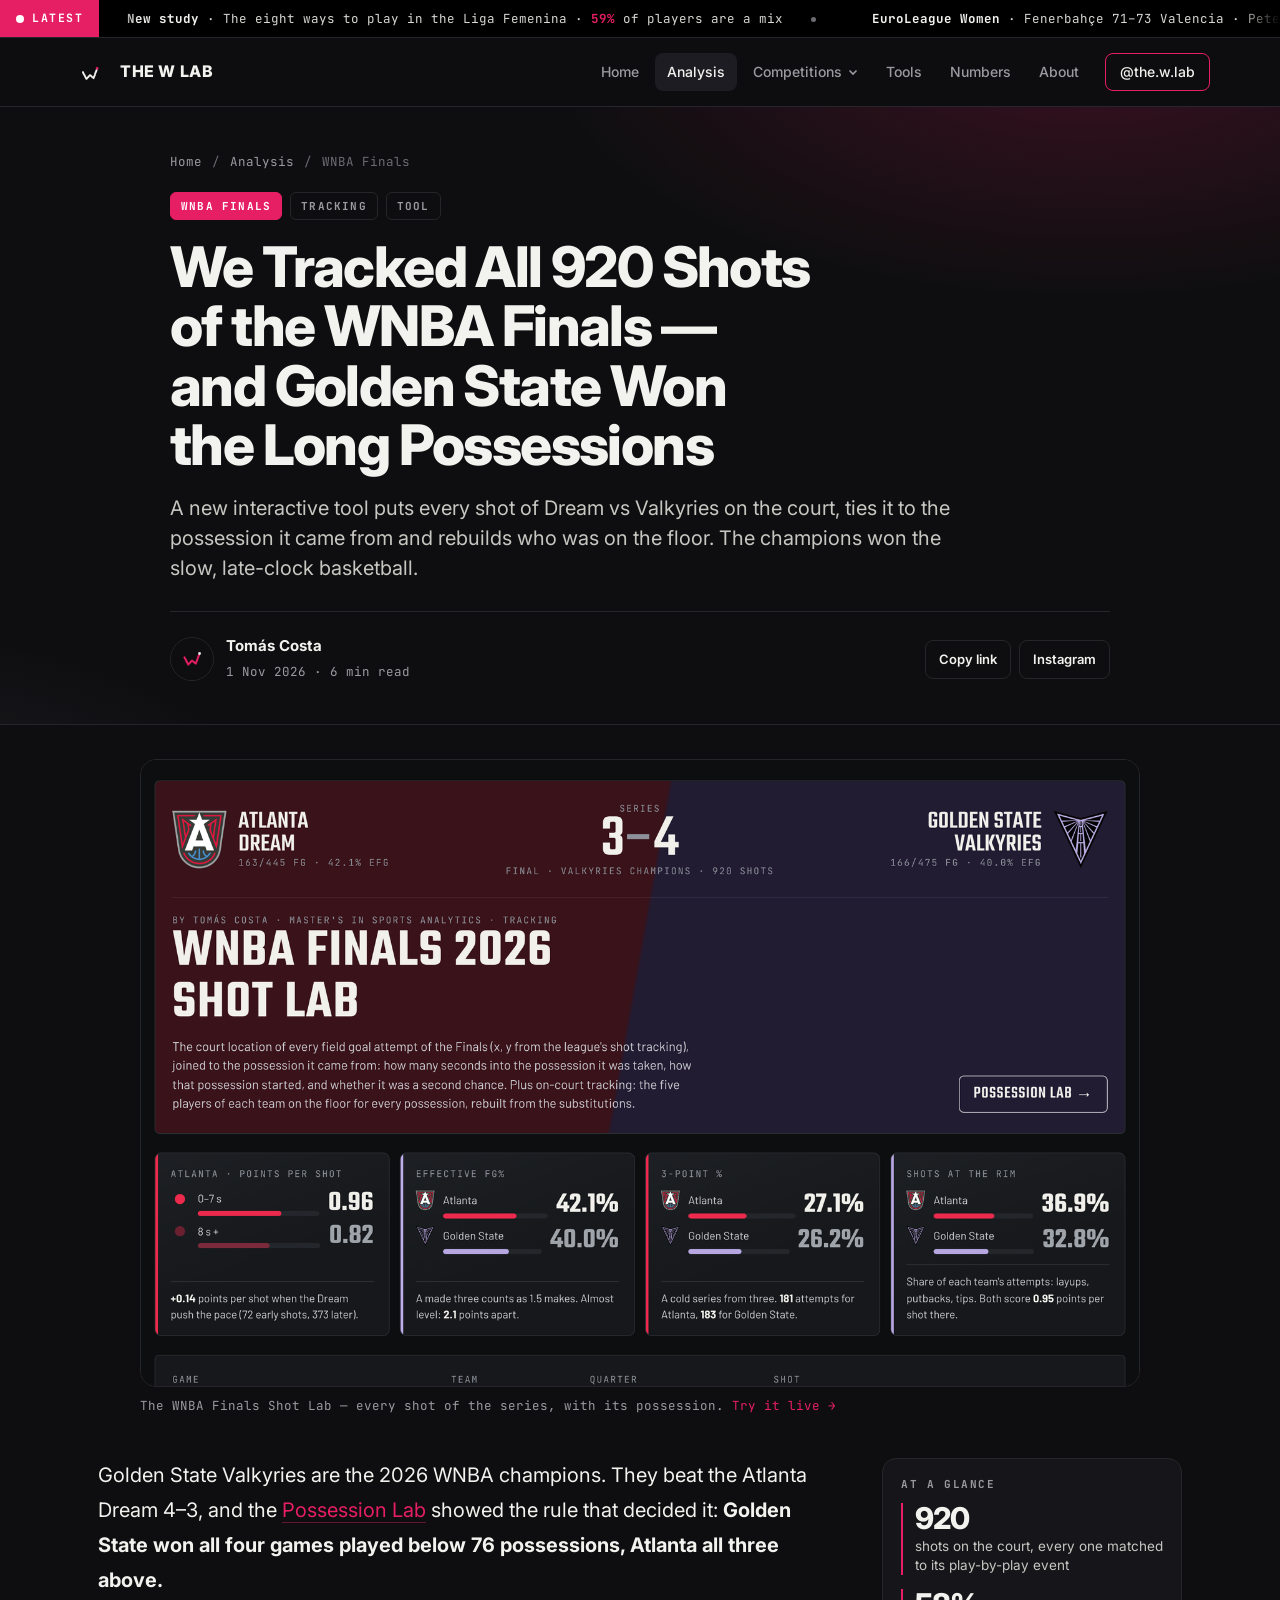
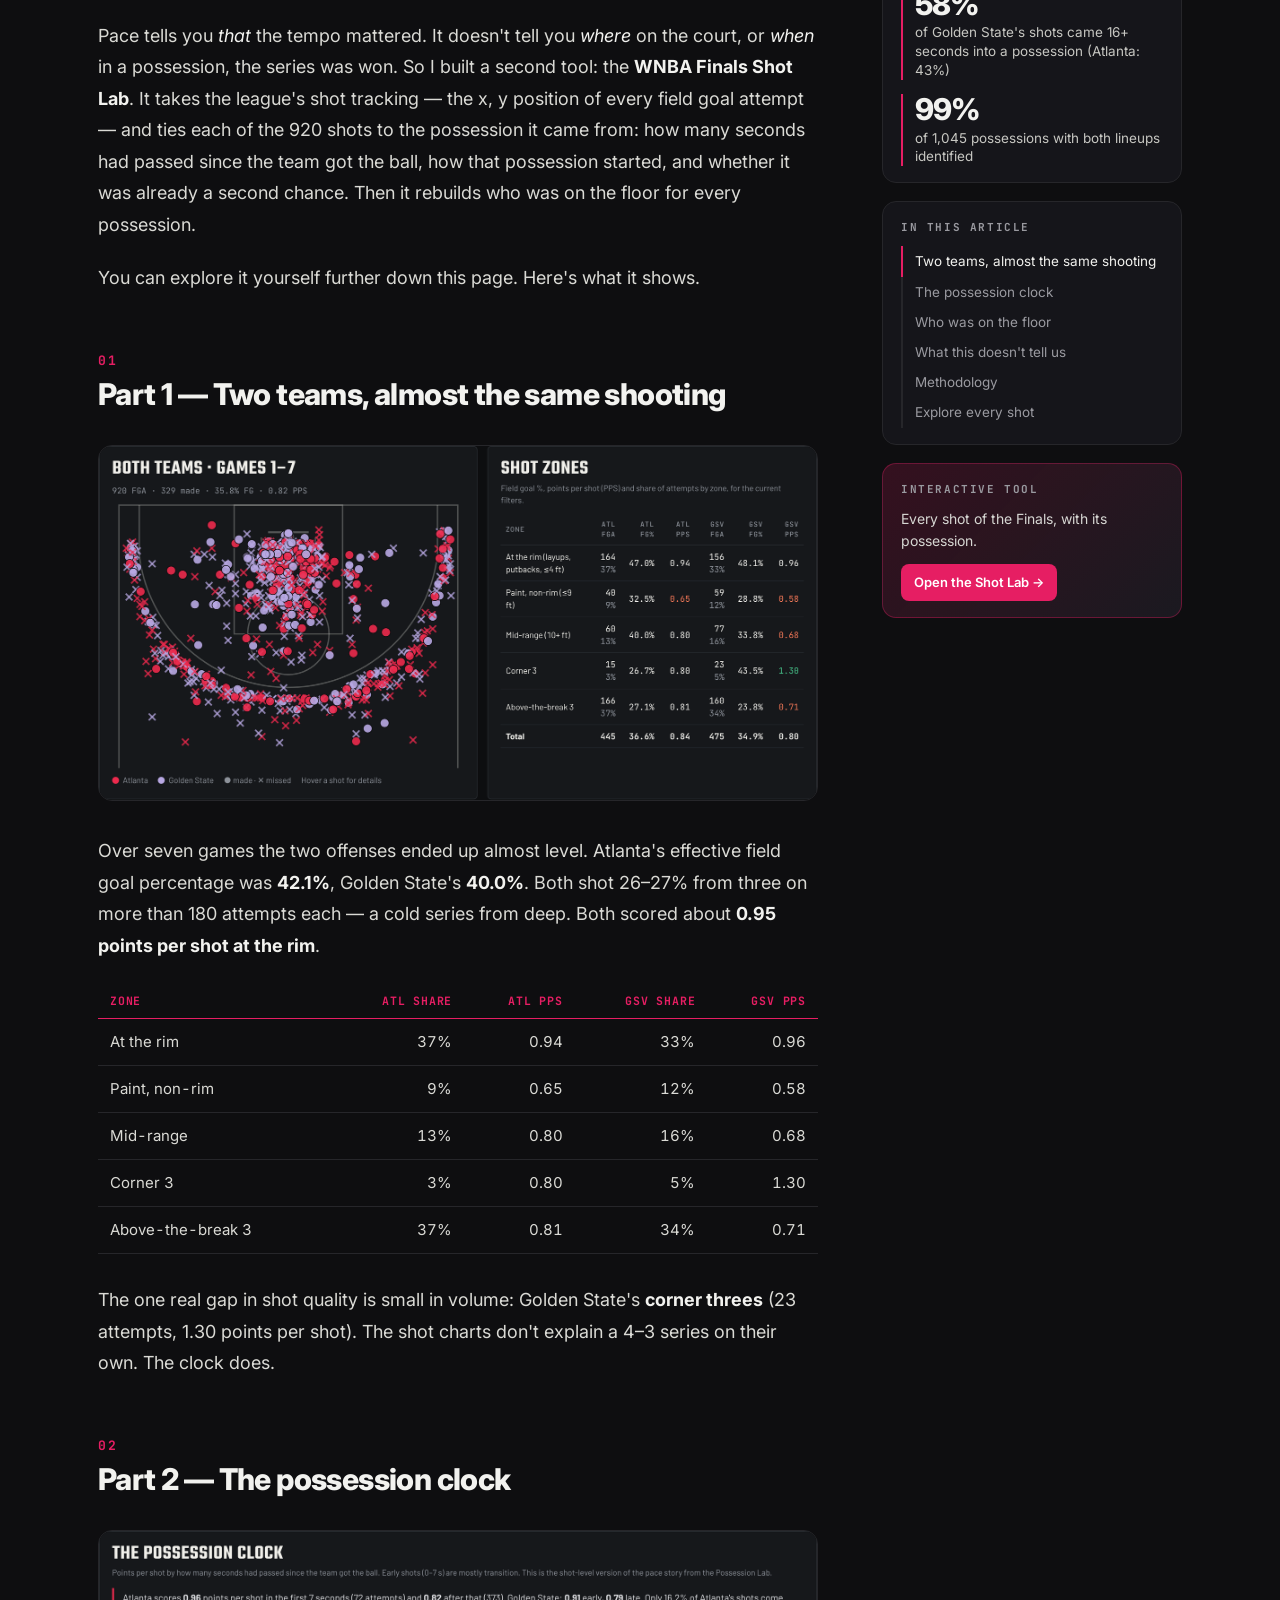
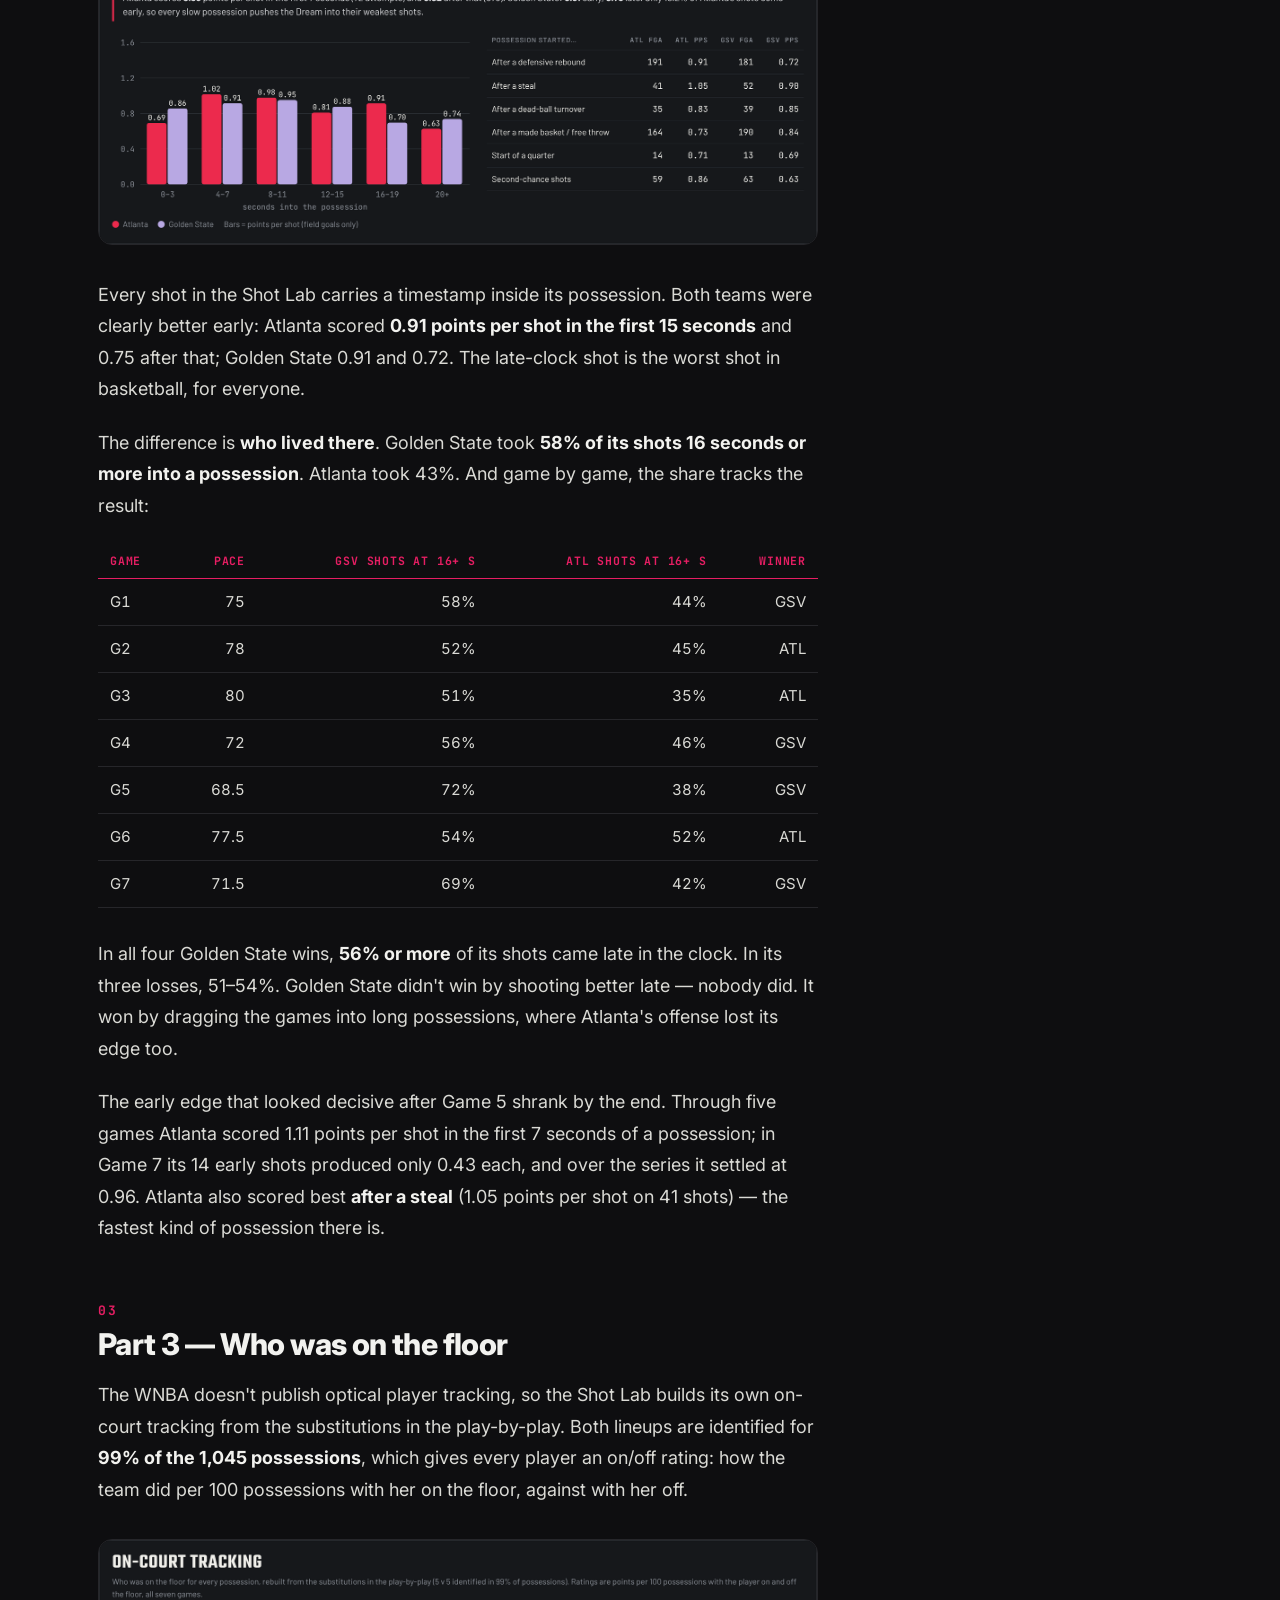
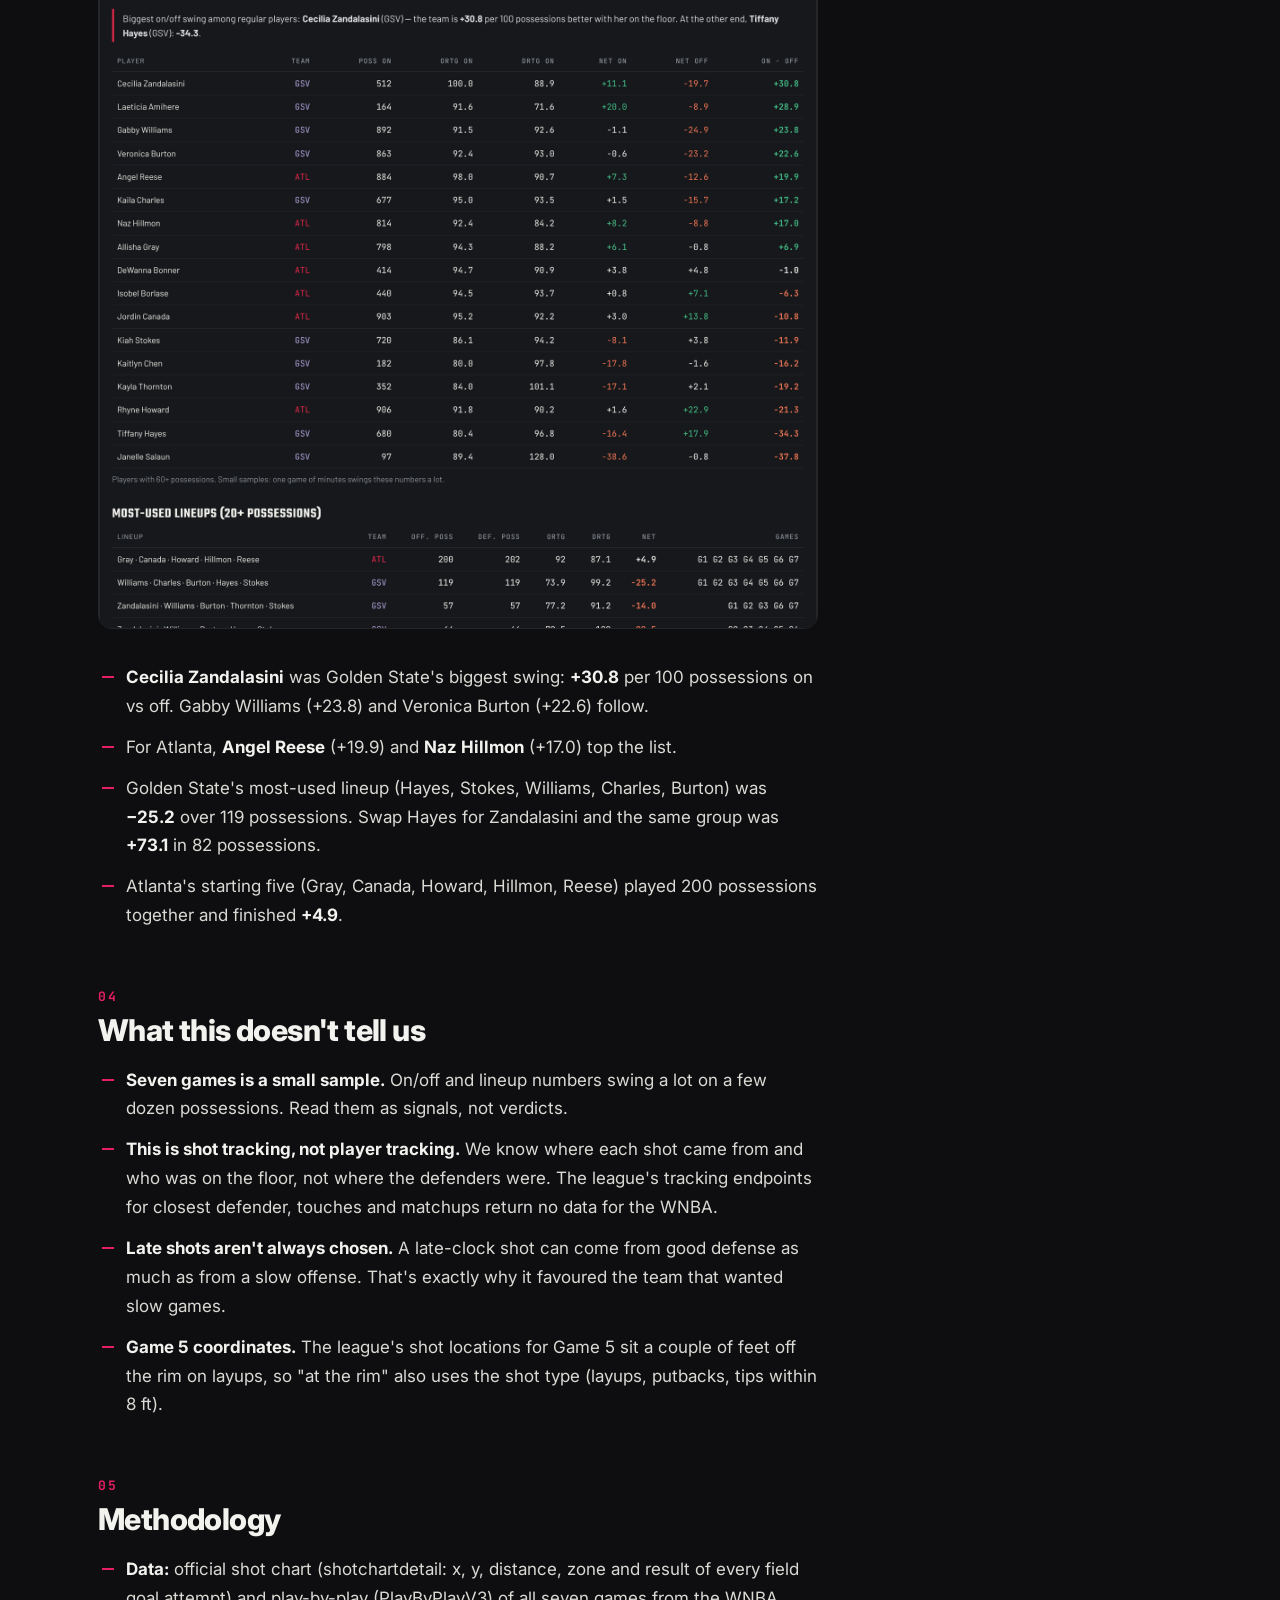
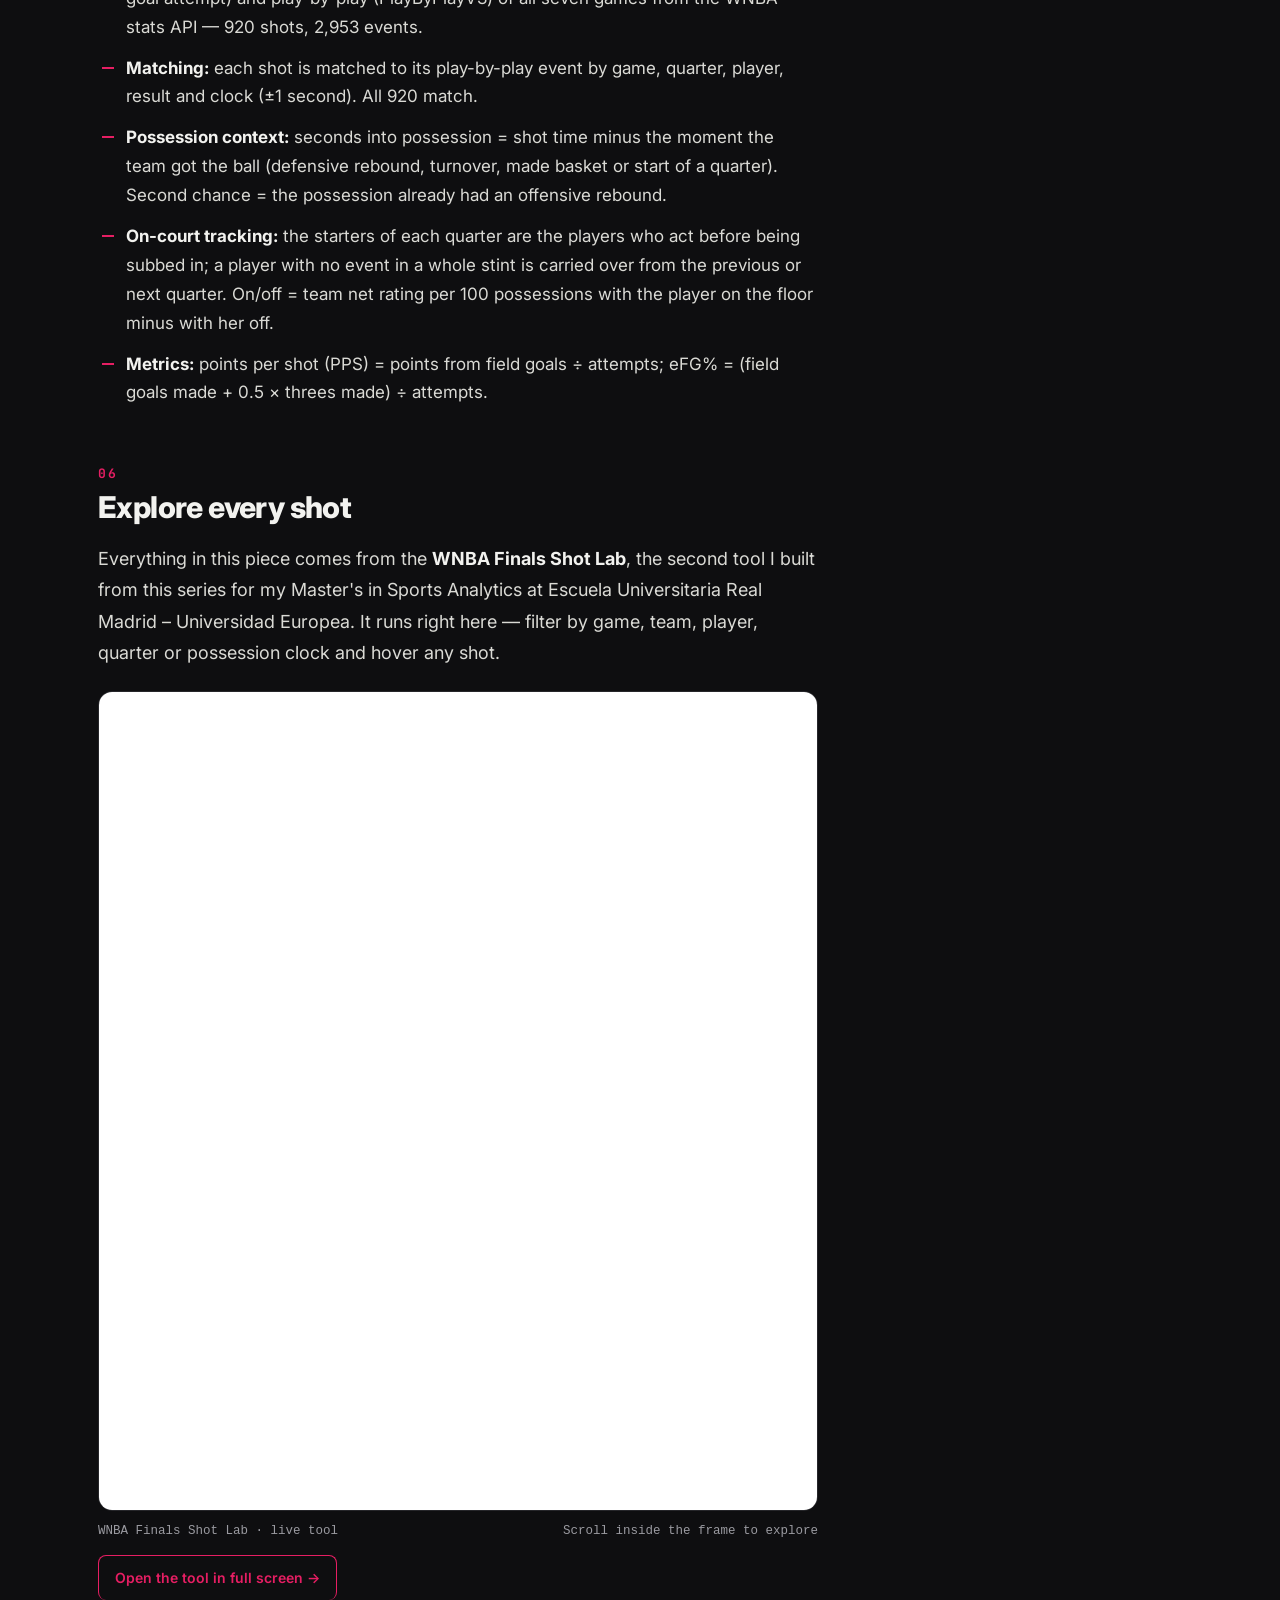
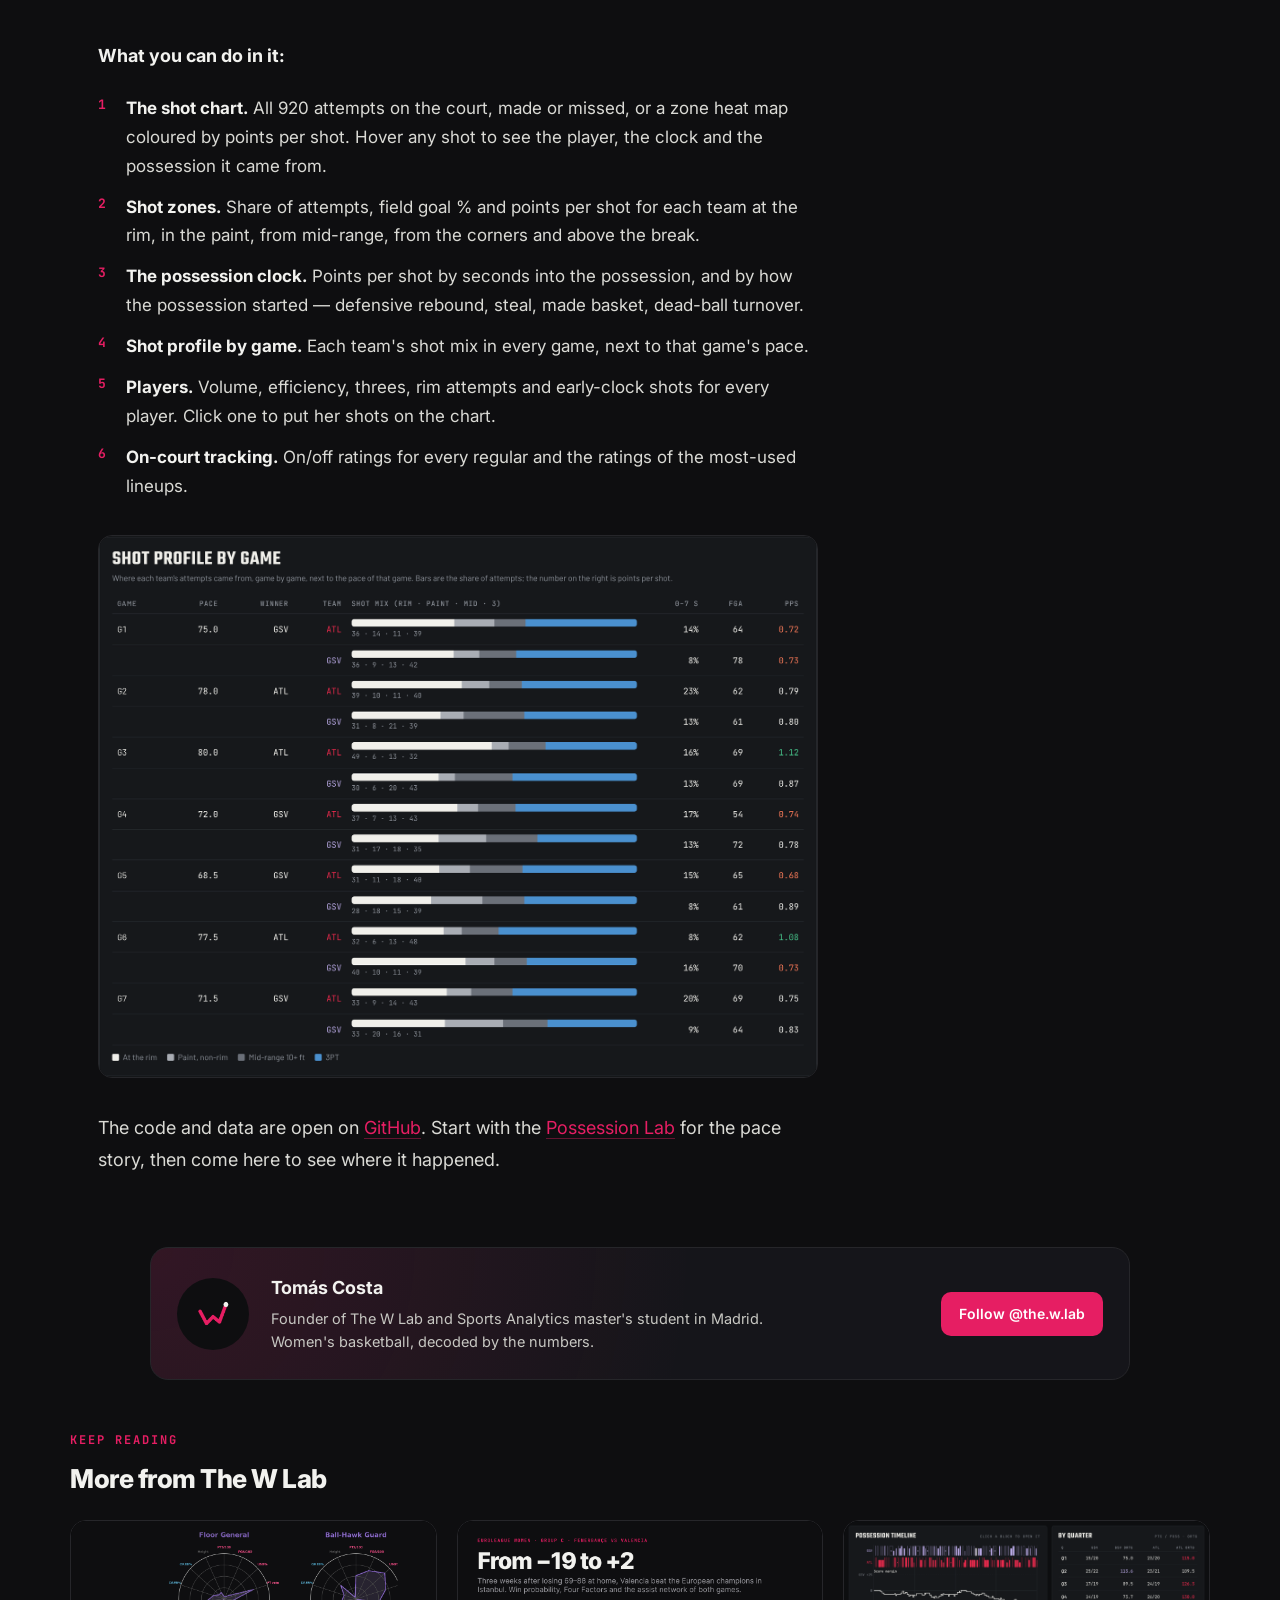
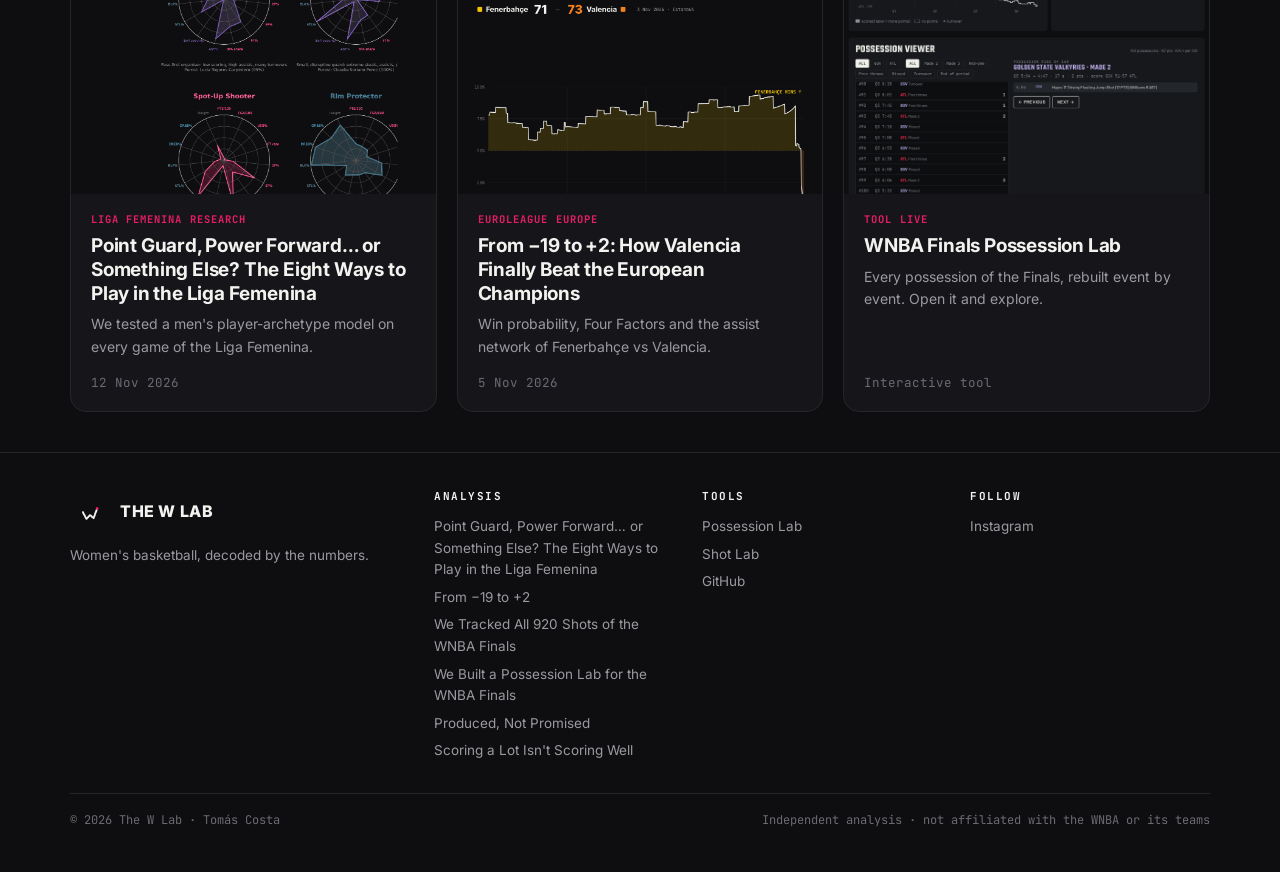
<file: shot-lab.html>
<!DOCTYPE html>
<html lang="en"><head>
<meta charset="utf-8"><meta name="viewport" content="width=device-width,initial-scale=1">
<title>We Tracked All 920 Shots of the WNBA Finals — and Golden State Won the Long Possessions · The W Lab</title>
<meta name="description" content="A new interactive tool puts every shot of Dream vs Valkyries on the court, ties it to the possession it came from and rebuilds who was on the floor. The champions won the slow, late-clock basketball.">
<meta property="og:title" content="We Tracked All 920 Shots of the WNBA Finals — and Golden State Won the Long Possessions">
<meta property="og:description" content="A new interactive tool puts every shot of Dream vs Valkyries on the court, ties it to the possession it came from and rebuilds who was on the floor. The champions won the slow, late-clock basketball.">
<meta property="og:image" content="https://thewlab.github.io/the-w-lab/shot_lab_cover.png">
<meta name="author" content="Tomás Costa">
<link rel="icon" href="logo.png">
<link rel="preconnect" href="https://fonts.googleapis.com">
<link rel="stylesheet" href="https://fonts.googleapis.com/css2?family=Inter:wght@400;500;600;700;800&family=JetBrains+Mono:wght@400;600;700&display=swap">
<link rel="stylesheet" href="site.css?v=20261105b">
<style>
.embed{width:min(1040px,calc(100vw - 32px));margin:18px 0 10px 50%;transform:translateX(-50%)}
.embed iframe{display:block;width:100%;height:860px;border:.5px solid var(--border);border-radius:12px;background:#0d0e10}
.embed .cap{display:flex;justify-content:space-between;flex-wrap:wrap;gap:8px;margin-top:10px;font-family:ui-monospace,monospace;font-size:12.5px;color:var(--muted)}
.btn-open{display:inline-block;border:1px solid var(--rasp);color:var(--light);padding:10px 16px;border-radius:8px;font-weight:600;font-size:14px;margin:4px 0 18px}
.btn-open:hover{background:var(--rasp);text-decoration:none}
.article ol{margin:0 0 18px 20px}.article ul{margin:0 0 18px 20px}
.article li{margin-bottom:8px;font-size:16px;color:#E2E2DF}

@media(max-width:640px){.embed iframe{height:640px}}
</style>
</head>
<body data-page="article" data-slug="shot-lab">
<div id="wl-ticker"></div>
<div id="wl-header"></div>

<section class="a-hero"><div class="wrap">
  <div class="crumbs"><a href="index.html">Home</a><span>/</span><a href="index.html#analysis">Analysis</a><span>/</span><span>WNBA Finals</span></div>
  <div class="pills"><span>WNBA Finals</span><span>Tracking</span><span>Tool</span></div>
  <h1>We Tracked All 920 Shots of the WNBA Finals — and Golden State Won the Long Possessions</h1>
  <p class="dek">A new interactive tool puts every shot of Dream vs Valkyries on the court, ties it to the possession it came from and rebuilds who was on the floor. The champions won the slow, late-clock basketball.</p>
  <div class="byline">
    <div class="author"><img src="avatar.png" alt=""><div><b>Tomás Costa</b><span>1 Nov 2026 · <span id="readtime"></span></span></div></div>
    <div class="share"><button class="btn line sm" id="copylink" type="button">Copy link</button><a class="btn line sm" href="https://instagram.com/the.w.lab" target="_blank" rel="noopener">Instagram</a></div>
  </div>
</div></section>

<figure class="a-cover"><img src="shot_lab_cover.png" alt="The WNBA Finals Shot Lab"><figcaption>The WNBA Finals Shot Lab — every shot of the series, with its possession. <a href="https://tomascosta7.github.io/wnba_finals_shot_lab/" target="_blank" rel="noopener">Try it live →</a></figcaption></figure>

<div class="a-layout wrap">
  <article class="a-body">
    <div class="glance-m box"><h4>At a glance</h4><div class="glance"><div><b>920</b><span>shots on the court, every one matched to its play-by-play event</span></div><div><b>58%</b><span>of Golden State's shots came 16+ seconds into a possession (Atlanta: 43%)</span></div><div><b>99%</b><span>of 1,045 possessions with both lineups identified</span></div></div></div>
<p>Golden State Valkyries are the 2026 WNBA champions. They beat the Atlanta Dream 4–3, and the <a href="finals-pace.html">Possession Lab</a> showed the rule that decided it: <strong>Golden State won all four games played below 76 possessions, Atlanta all three above.</strong></p>
<p>Pace tells you <em>that</em> the tempo mattered. It doesn't tell you <em>where</em> on the court, or <em>when</em> in a possession, the series was won. So I built a second tool: the <strong>WNBA Finals Shot Lab</strong>. It takes the league's shot tracking — the x, y position of every field goal attempt — and ties each of the 920 shots to the possession it came from: how many seconds had passed since the team got the ball, how that possession started, and whether it was already a second chance. Then it rebuilds who was on the floor for every possession.</p>
<p>You can explore it yourself further down this page. Here's what it shows.</p>

<h2>Part 1 — Two teams, almost the same shooting</h2>
<p><img alt="Shot chart and shot zones, Games 1–7" src="shot_lab_chart.png" loading="lazy" /></p>
<p>Over seven games the two offenses ended up almost level. Atlanta's effective field goal percentage was <strong>42.1%</strong>, Golden State's <strong>40.0%</strong>. Both shot 26–27% from three on more than 180 attempts each — a cold series from deep. Both scored about <strong>0.95 points per shot at the rim</strong>.</p>
<table>
<thead><tr><th>Zone</th><th>ATL share</th><th>ATL PPS</th><th>GSV share</th><th>GSV PPS</th></tr></thead>
<tbody>
<tr><td>At the rim</td><td>37%</td><td>0.94</td><td>33%</td><td>0.96</td></tr>
<tr><td>Paint, non-rim</td><td>9%</td><td>0.65</td><td>12%</td><td>0.58</td></tr>
<tr><td>Mid-range</td><td>13%</td><td>0.80</td><td>16%</td><td>0.68</td></tr>
<tr><td>Corner 3</td><td>3%</td><td>0.80</td><td>5%</td><td>1.30</td></tr>
<tr><td>Above-the-break 3</td><td>37%</td><td>0.81</td><td>34%</td><td>0.71</td></tr>
</tbody></table>
<p>The one real gap in shot quality is small in volume: Golden State's <strong>corner threes</strong> (23 attempts, 1.30 points per shot). The shot charts don't explain a 4–3 series on their own. The clock does.</p>

<h2>Part 2 — The possession clock</h2>
<p><img alt="Points per shot by seconds into the possession" src="shot_lab_clock.png" loading="lazy" /></p>
<p>Every shot in the Shot Lab carries a timestamp inside its possession. Both teams were clearly better early: Atlanta scored <strong>0.91 points per shot in the first 15 seconds</strong> and 0.75 after that; Golden State 0.91 and 0.72. The late-clock shot is the worst shot in basketball, for everyone.</p>
<p>The difference is <strong>who lived there</strong>. Golden State took <strong>58% of its shots 16 seconds or more into a possession</strong>. Atlanta took 43%. And game by game, the share tracks the result:</p>
<table>
<thead><tr><th>Game</th><th>Pace</th><th>GSV shots at 16+ s</th><th>ATL shots at 16+ s</th><th>Winner</th></tr></thead>
<tbody>
<tr><td>G1</td><td>75</td><td>58%</td><td>44%</td><td>GSV</td></tr>
<tr><td>G2</td><td>78</td><td>52%</td><td>45%</td><td>ATL</td></tr>
<tr><td>G3</td><td>80</td><td>51%</td><td>35%</td><td>ATL</td></tr>
<tr><td>G4</td><td>72</td><td>56%</td><td>46%</td><td>GSV</td></tr>
<tr><td>G5</td><td>68.5</td><td>72%</td><td>38%</td><td>GSV</td></tr>
<tr><td>G6</td><td>77.5</td><td>54%</td><td>52%</td><td>ATL</td></tr>
<tr><td>G7</td><td>71.5</td><td>69%</td><td>42%</td><td>GSV</td></tr>
</tbody></table>
<p>In all four Golden State wins, <strong>56% or more</strong> of its shots came late in the clock. In its three losses, 51–54%. Golden State didn't win by shooting better late — nobody did. It won by dragging the games into long possessions, where Atlanta's offense lost its edge too.</p>
<p>The early edge that looked decisive after Game 5 shrank by the end. Through five games Atlanta scored 1.11 points per shot in the first 7 seconds of a possession; in Game 7 its 14 early shots produced only 0.43 each, and over the series it settled at 0.96. Atlanta also scored best <strong>after a steal</strong> (1.05 points per shot on 41 shots) — the fastest kind of possession there is.</p>

<h2>Part 3 — Who was on the floor</h2>
<p>The WNBA doesn't publish optical player tracking, so the Shot Lab builds its own on-court tracking from the substitutions in the play-by-play. Both lineups are identified for <strong>99% of the 1,045 possessions</strong>, which gives every player an on/off rating: how the team did per 100 possessions with her on the floor, against with her off.</p>
<p><img alt="On/off ratings and lineups" src="shot_lab_oncourt.png" loading="lazy" /></p>
<ul>
<li><strong>Cecilia Zandalasini</strong> was Golden State's biggest swing: <strong>+30.8</strong> per 100 possessions on vs off. Gabby Williams (+23.8) and Veronica Burton (+22.6) follow.</li>
<li>For Atlanta, <strong>Angel Reese</strong> (+19.9) and <strong>Naz Hillmon</strong> (+17.0) top the list.</li>
<li>Golden State's most-used lineup (Hayes, Stokes, Williams, Charles, Burton) was <strong>−25.2</strong> over 119 possessions. Swap Hayes for Zandalasini and the same group was <strong>+73.1</strong> in 82 possessions.</li>
<li>Atlanta's starting five (Gray, Canada, Howard, Hillmon, Reese) played 200 possessions together and finished <strong>+4.9</strong>.</li>
</ul>

<h2>What this doesn't tell us</h2>
<ul>
<li><strong>Seven games is a small sample.</strong> On/off and lineup numbers swing a lot on a few dozen possessions. Read them as signals, not verdicts.</li>
<li><strong>This is shot tracking, not player tracking.</strong> We know where each shot came from and who was on the floor, not where the defenders were. The league's tracking endpoints for closest defender, touches and matchups return no data for the WNBA.</li>
<li><strong>Late shots aren't always chosen.</strong> A late-clock shot can come from good defense as much as from a slow offense. That's exactly why it favoured the team that wanted slow games.</li>
<li><strong>Game 5 coordinates.</strong> The league's shot locations for Game 5 sit a couple of feet off the rim on layups, so "at the rim" also uses the shot type (layups, putbacks, tips within 8 ft).</li>
</ul>

<h2>Methodology</h2>
<ul>
<li><strong>Data:</strong> official shot chart (shotchartdetail: x, y, distance, zone and result of every field goal attempt) and play-by-play (PlayByPlayV3) of all seven games from the WNBA stats API — 920 shots, 2,953 events.</li>
<li><strong>Matching:</strong> each shot is matched to its play-by-play event by game, quarter, player, result and clock (±1 second). All 920 match.</li>
<li><strong>Possession context:</strong> seconds into possession = shot time minus the moment the team got the ball (defensive rebound, turnover, made basket or start of a quarter). Second chance = the possession already had an offensive rebound.</li>
<li><strong>On-court tracking:</strong> the starters of each quarter are the players who act before being subbed in; a player with no event in a whole stint is carried over from the previous or next quarter. On/off = team net rating per 100 possessions with the player on the floor minus with her off.</li>
<li><strong>Metrics:</strong> points per shot (PPS) = points from field goals ÷ attempts; eFG% = (field goals made + 0.5 × threes made) ÷ attempts.</li>
</ul>

<h2>Explore every shot</h2>
<p>Everything in this piece comes from the <strong>WNBA Finals Shot Lab</strong>, the second tool I built from this series for my Master's in Sports Analytics at Escuela Universitaria Real Madrid – Universidad Europea. It runs right here — filter by game, team, player, quarter or possession clock and hover any shot.</p>
<div class="embed">
<iframe src="https://tomascosta7.github.io/wnba_finals_shot_lab/" title="WNBA Finals Shot Lab" loading="lazy"></iframe>
<div class="cap"><span>WNBA Finals Shot Lab · live tool</span><span>Scroll inside the frame to explore</span></div>
</div>
<p><a class="btn-open" href="https://tomascosta7.github.io/wnba_finals_shot_lab/" target="_blank">Open the tool in full screen →</a></p>
<p><strong>What you can do in it:</strong></p>
<ol>
<li><strong>The shot chart.</strong> All 920 attempts on the court, made or missed, or a zone heat map coloured by points per shot. Hover any shot to see the player, the clock and the possession it came from.</li>
<li><strong>Shot zones.</strong> Share of attempts, field goal % and points per shot for each team at the rim, in the paint, from mid-range, from the corners and above the break.</li>
<li><strong>The possession clock.</strong> Points per shot by seconds into the possession, and by how the possession started — defensive rebound, steal, made basket, dead-ball turnover.</li>
<li><strong>Shot profile by game.</strong> Each team's shot mix in every game, next to that game's pace.</li>
<li><strong>Players.</strong> Volume, efficiency, threes, rim attempts and early-clock shots for every player. Click one to put her shots on the chart.</li>
<li><strong>On-court tracking.</strong> On/off ratings for every regular and the ratings of the most-used lineups.</li>
</ol>
<p><img alt="Shot profile by game in the WNBA Finals Shot Lab" src="shot_lab_profile.png" loading="lazy" /></p>
<p>The code and data are open on <a href="https://github.com/tomascosta7/wnba_finals_shot_lab" target="_blank">GitHub</a>. Start with the <a href="finals-pace.html">Possession Lab</a> for the pace story, then come here to see where it happened.</p>

  </article>
  <aside class="a-side"><div class="stick">
    <div class="box"><h4>At a glance</h4><div class="glance"><div><b>920</b><span>shots on the court, every one matched to its play-by-play event</span></div><div><b>58%</b><span>of Golden State's shots came 16+ seconds into a possession (Atlanta: 43%)</span></div><div><b>99%</b><span>of 1,045 possessions with both lineups identified</span></div></div></div>
    <div class="box"><h4>In this article</h4><nav class="toc" id="toc"></nav></div>
    <div class="box toolbox"><h4>Interactive tool</h4><p>Every shot of the Finals, with its possession.</p><a class="btn sm" href="https://tomascosta7.github.io/wnba_finals_shot_lab/" target="_blank" rel="noopener">Open the Shot Lab →</a></div>
  </div></aside>
</div>

<section class="a-end wrap">
  <div class="authorcard"><img src="avatar.png" alt=""><div><b>Tomás Costa</b><p>Founder of The W Lab and Sports Analytics master's student in Madrid. Women's basketball, decoded by the numbers.</p></div><a class="btn" href="https://instagram.com/the.w.lab" target="_blank" rel="noopener">Follow @the.w.lab</a></div>
  <div class="more"><span class="kicker">Keep reading</span><h3>More from The W Lab</h3><div class="grid" id="more"></div></div>
</section>

<div id="wl-footer"></div>
<script src="site.js?v=20261112"></script>
</body></html>
</file>
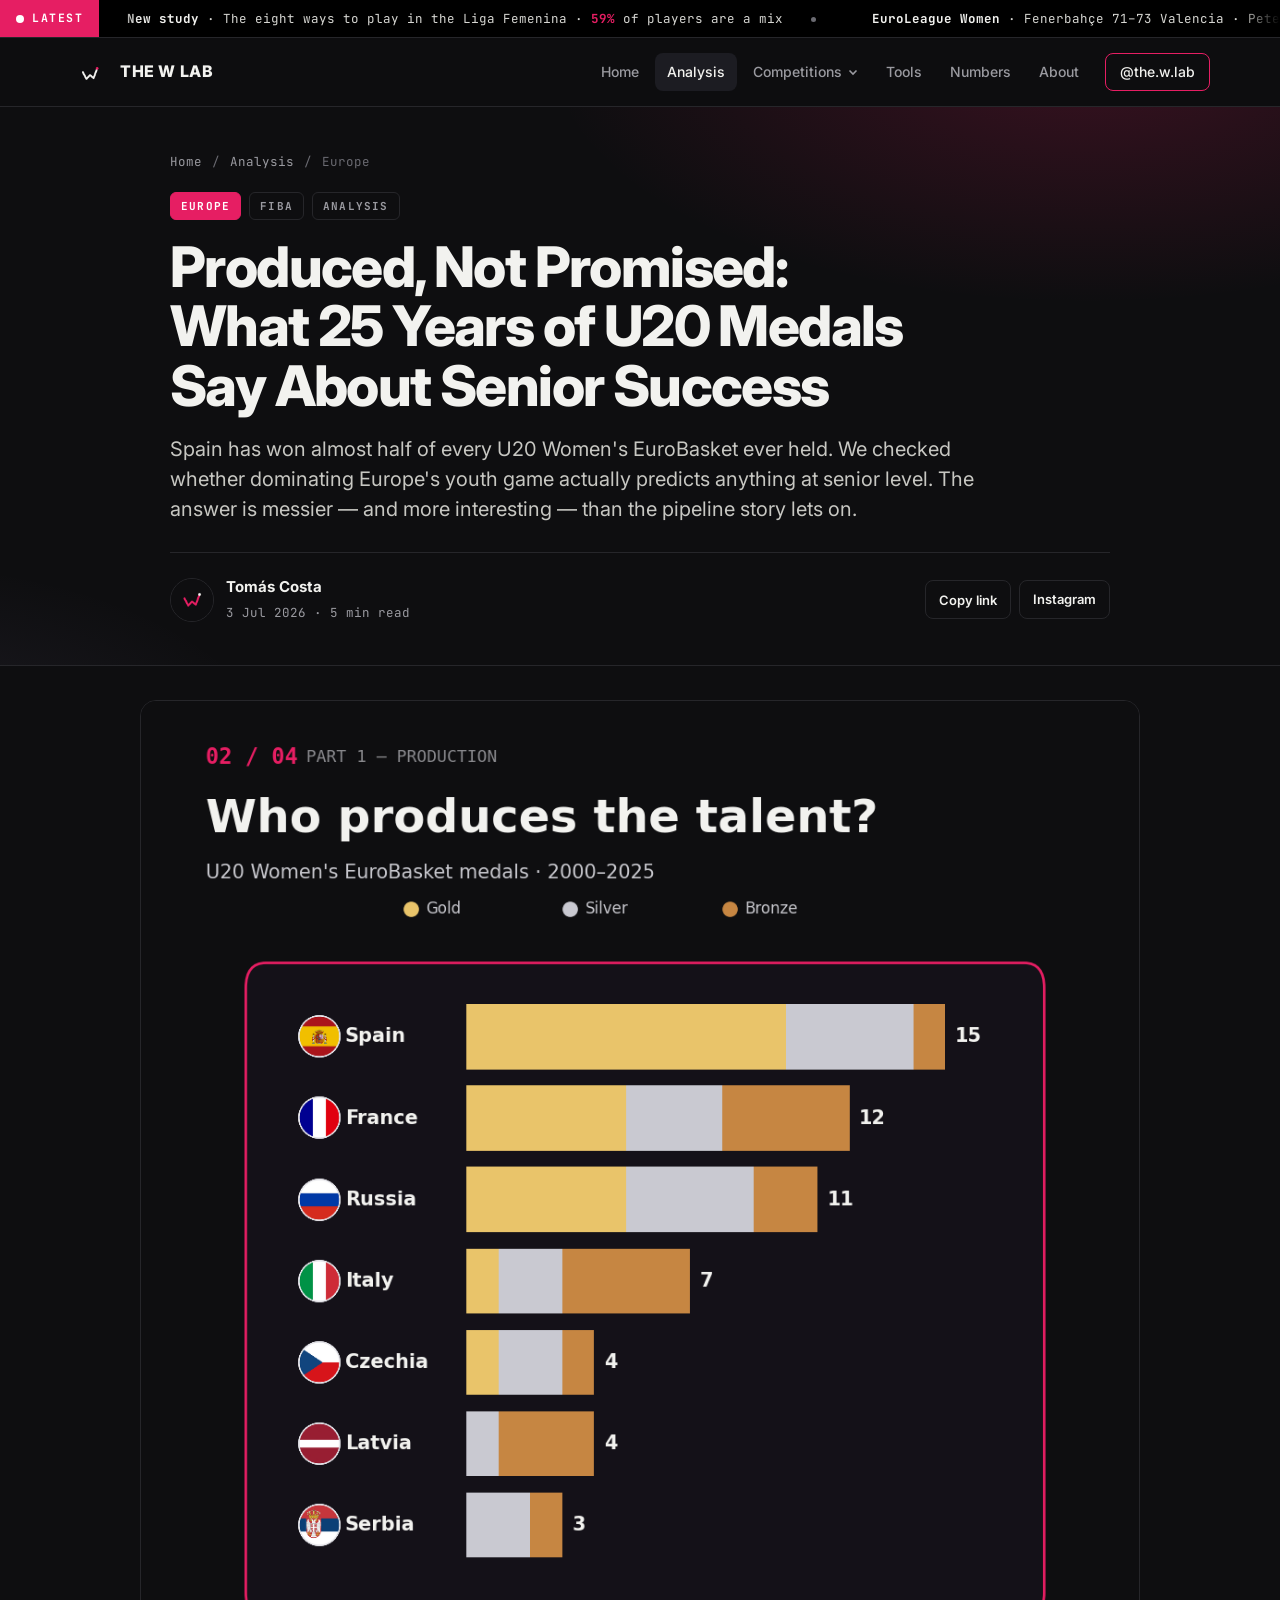
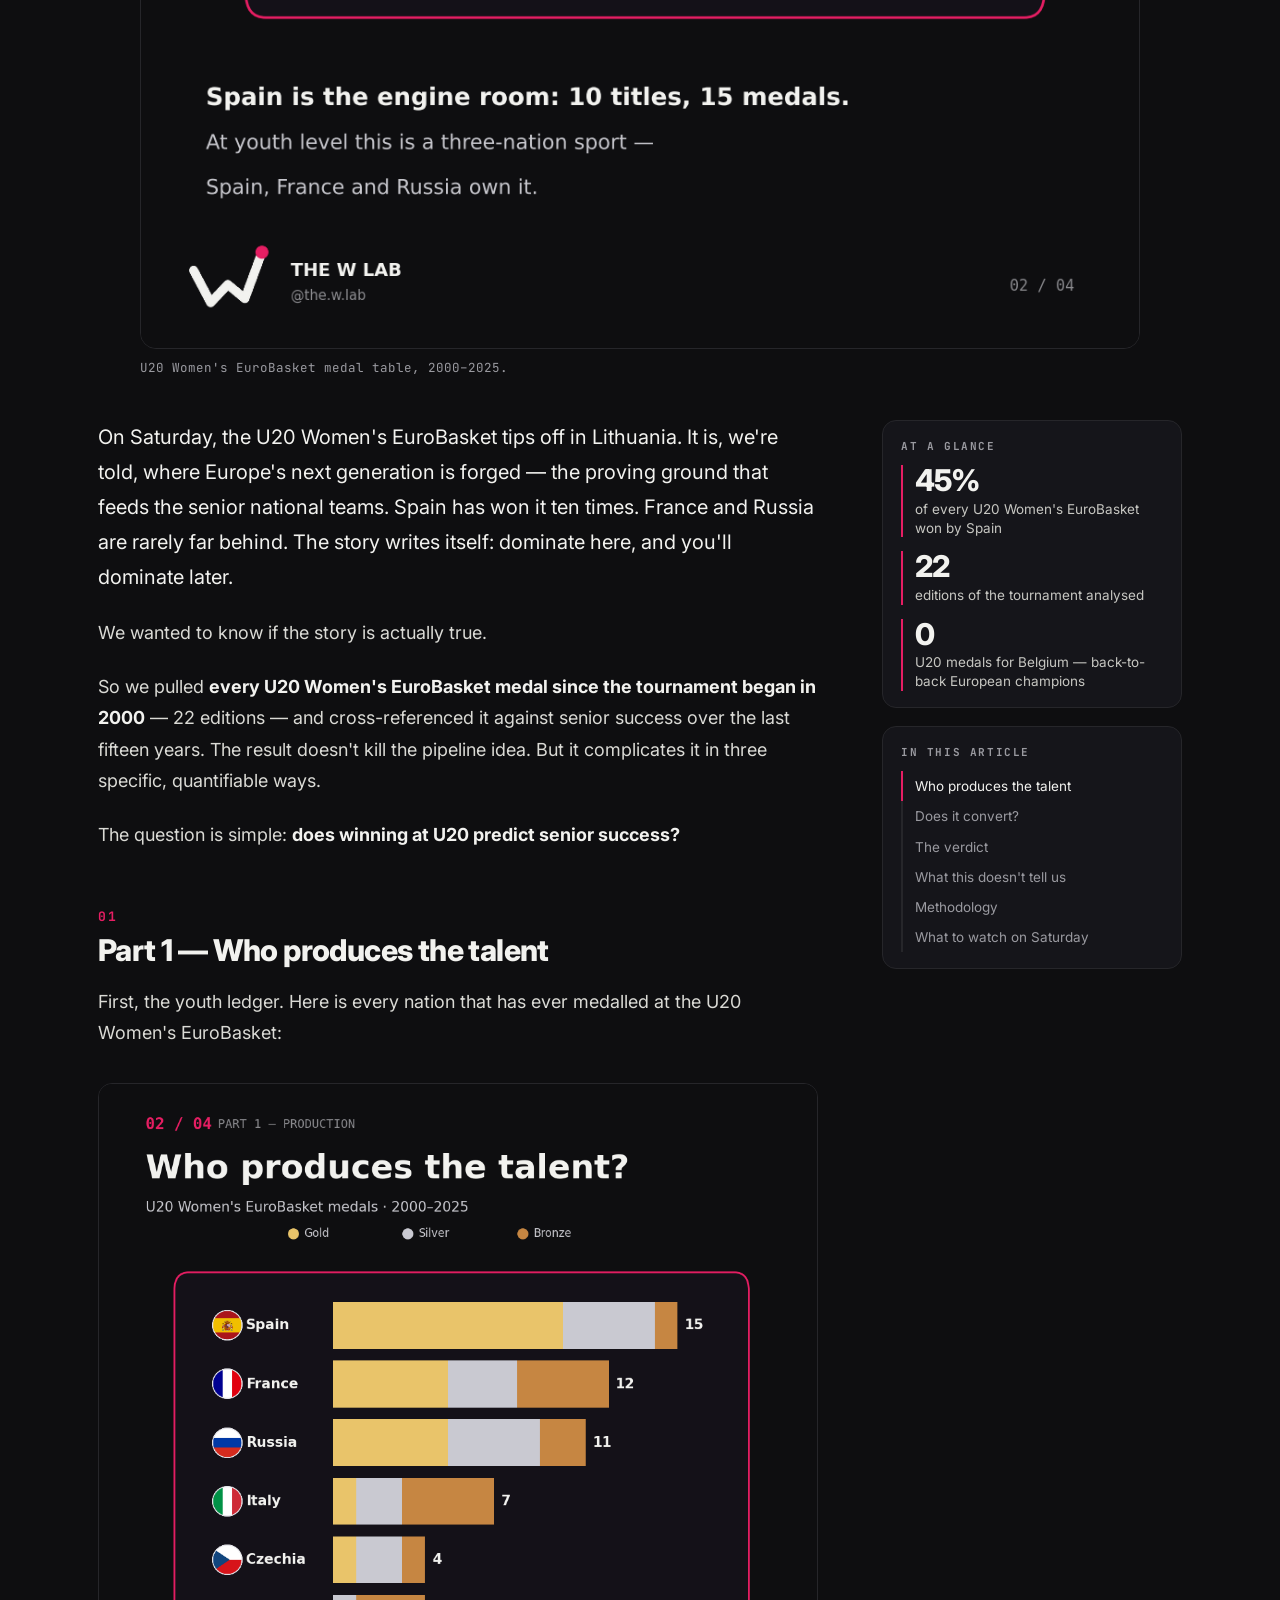
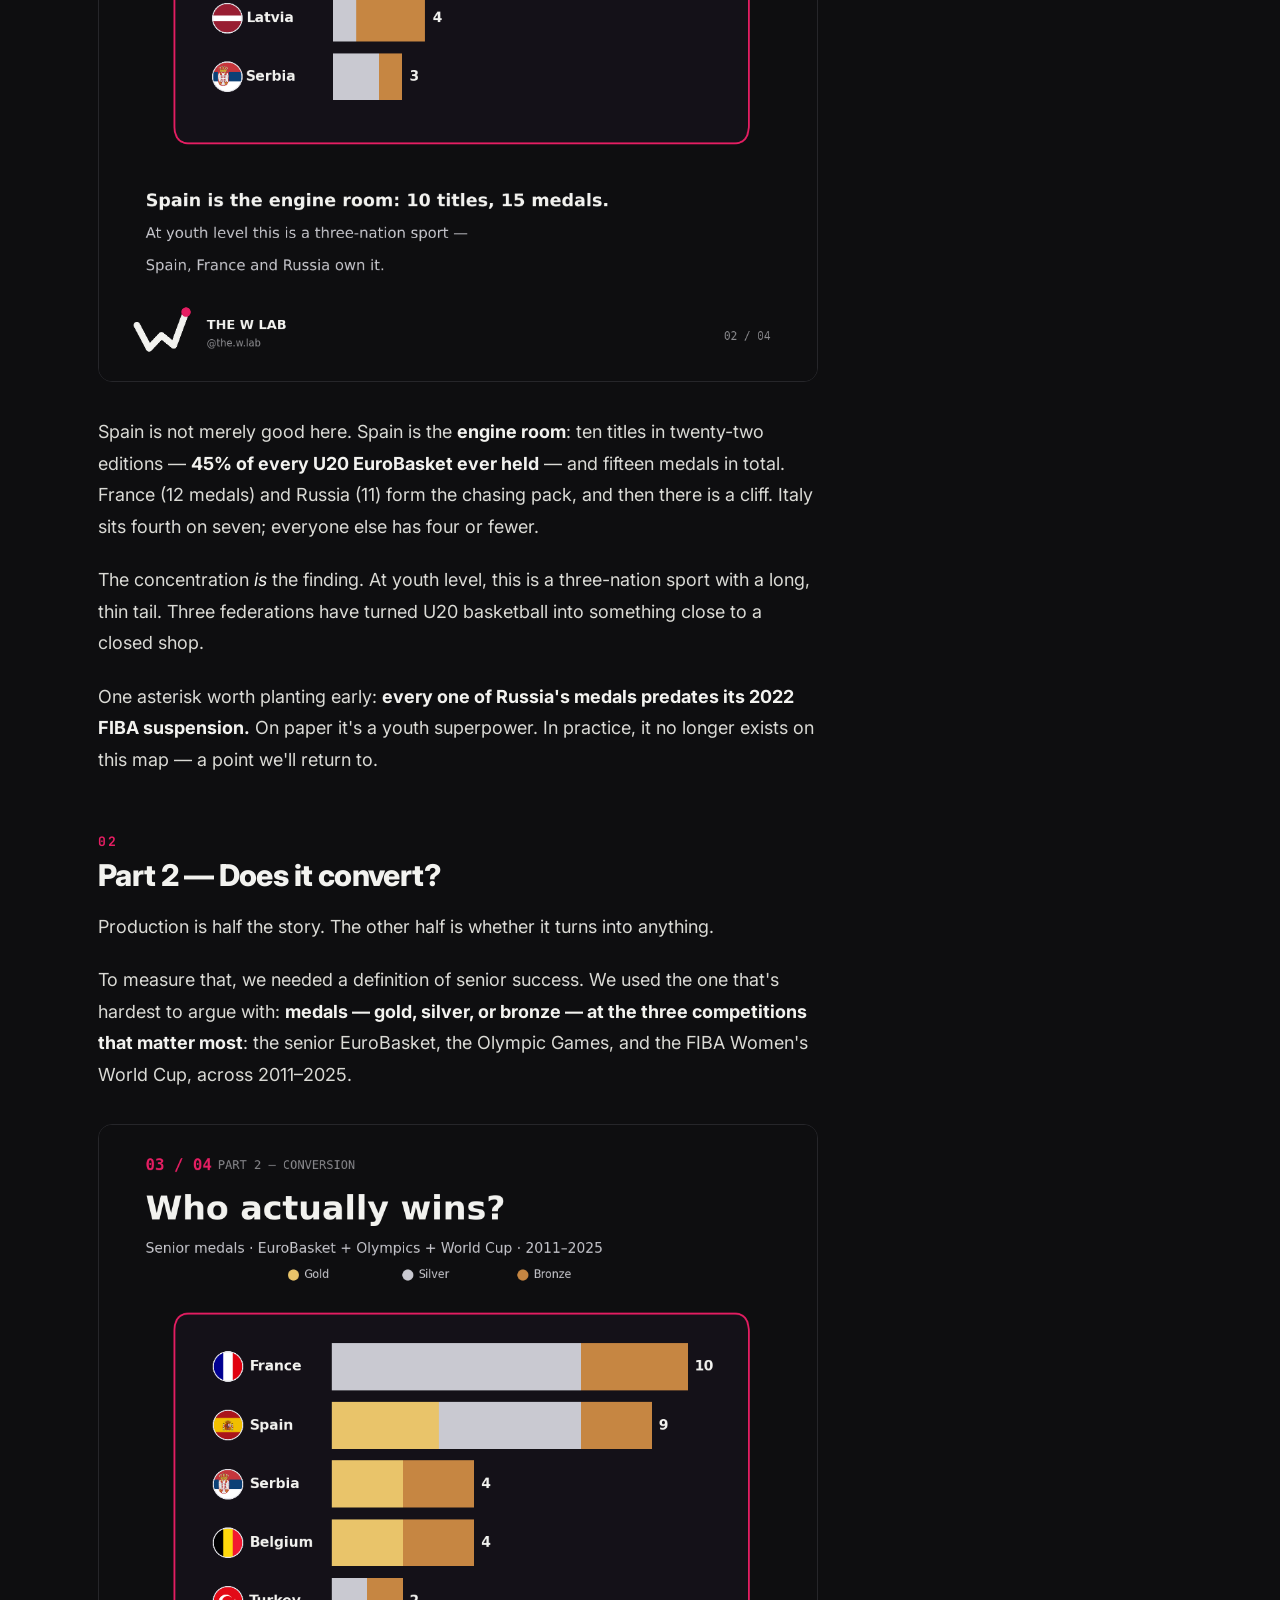
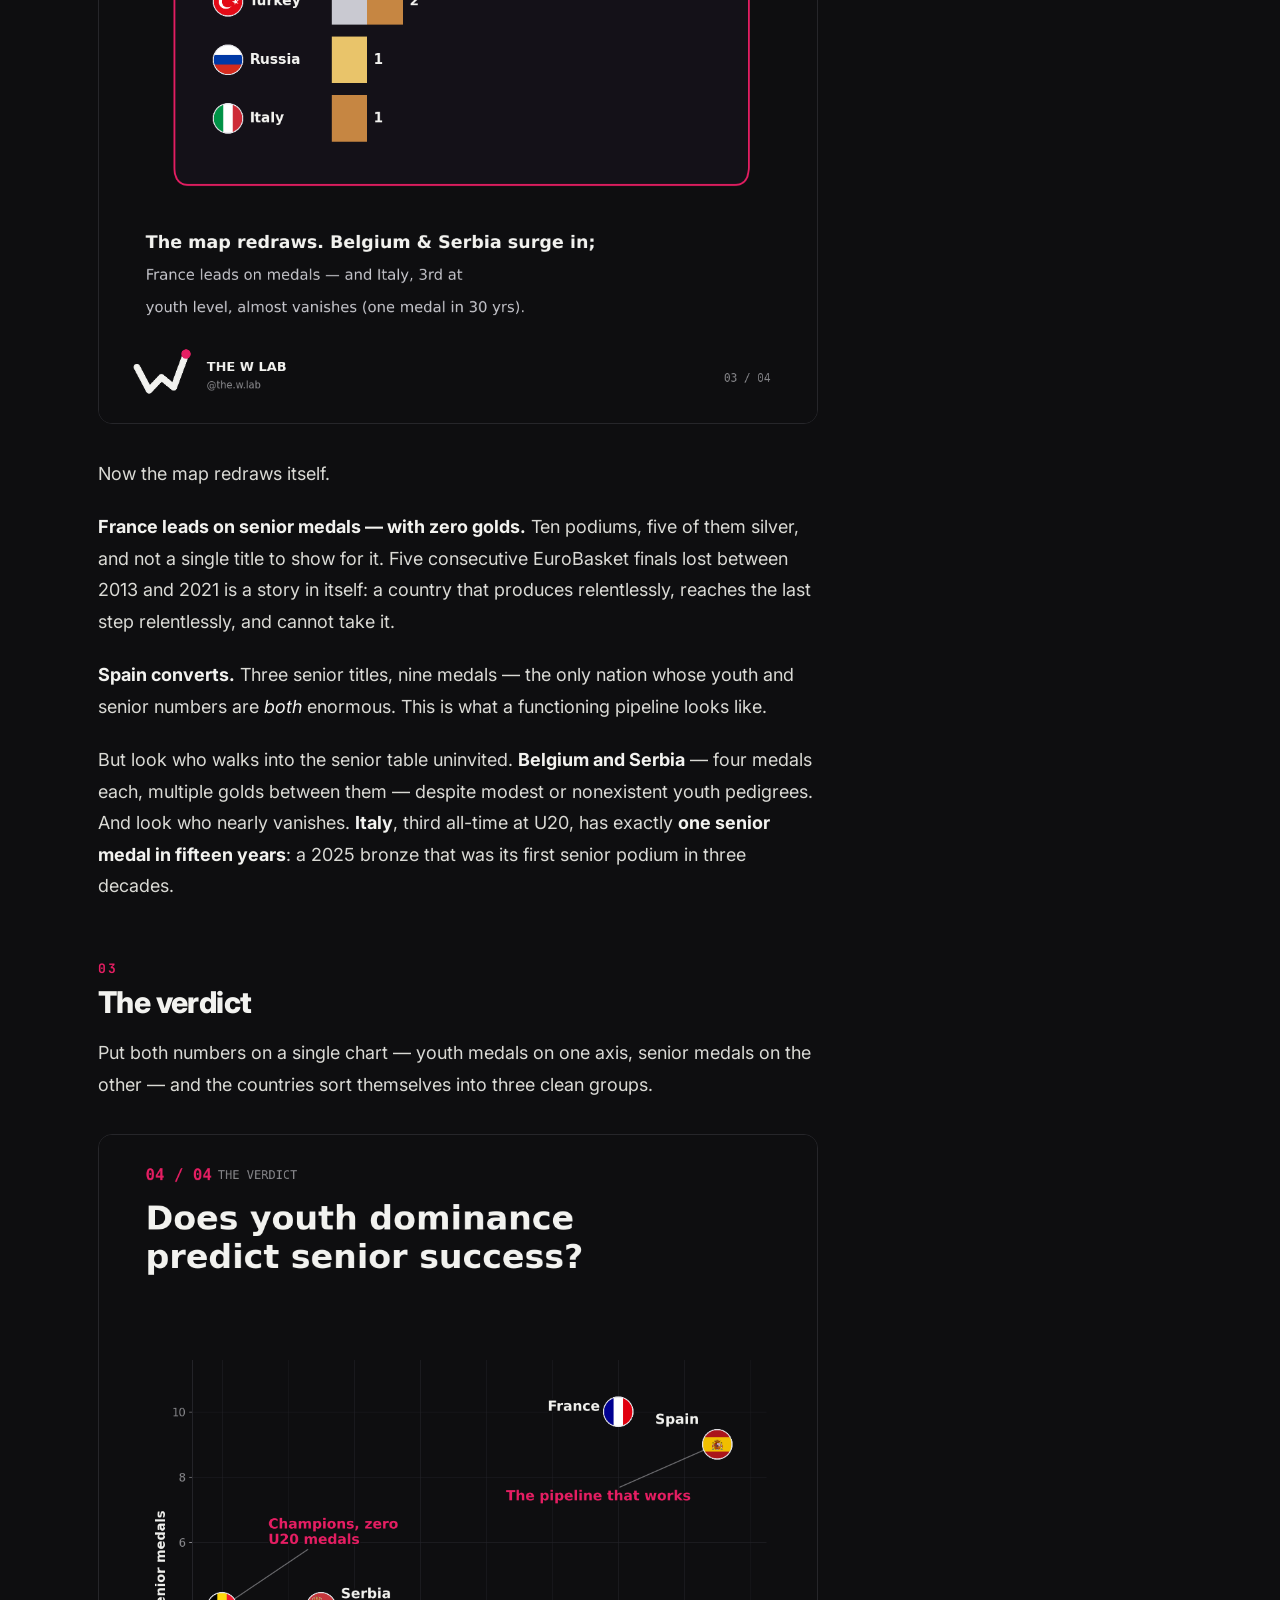
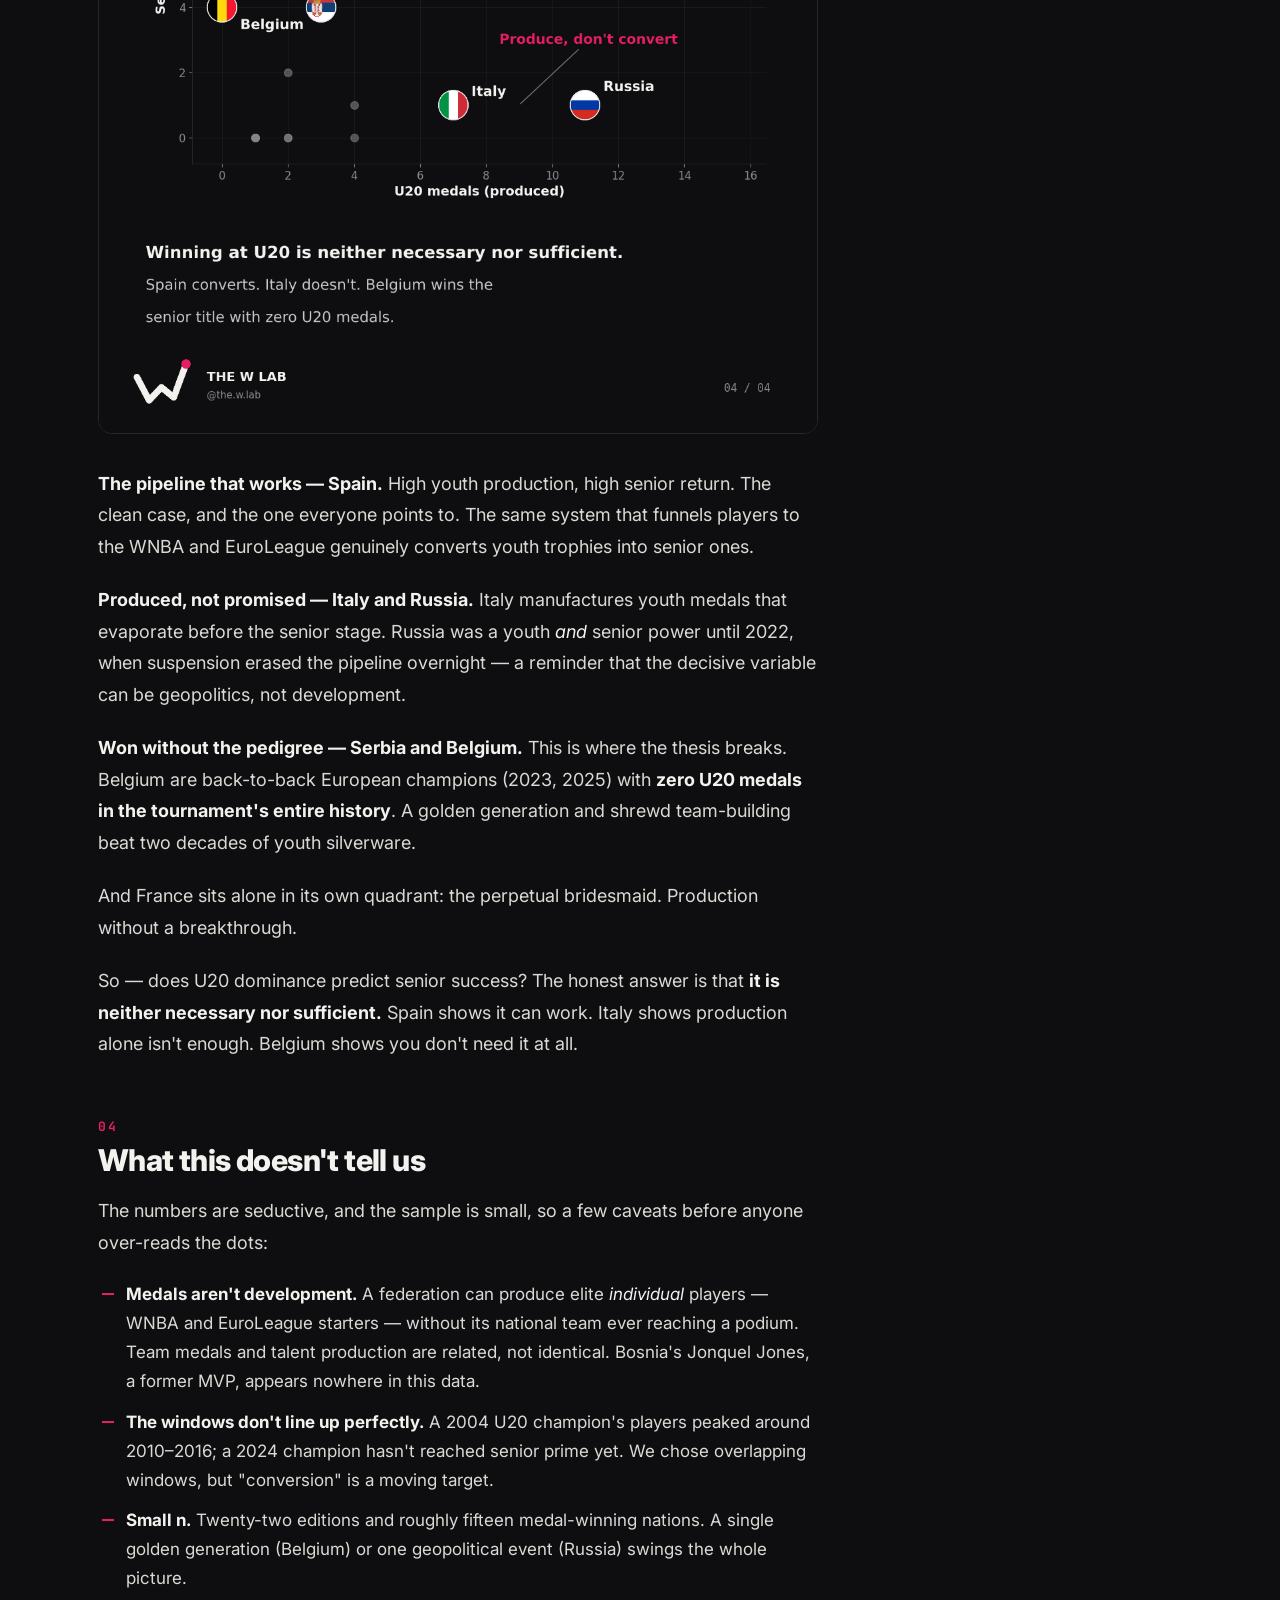
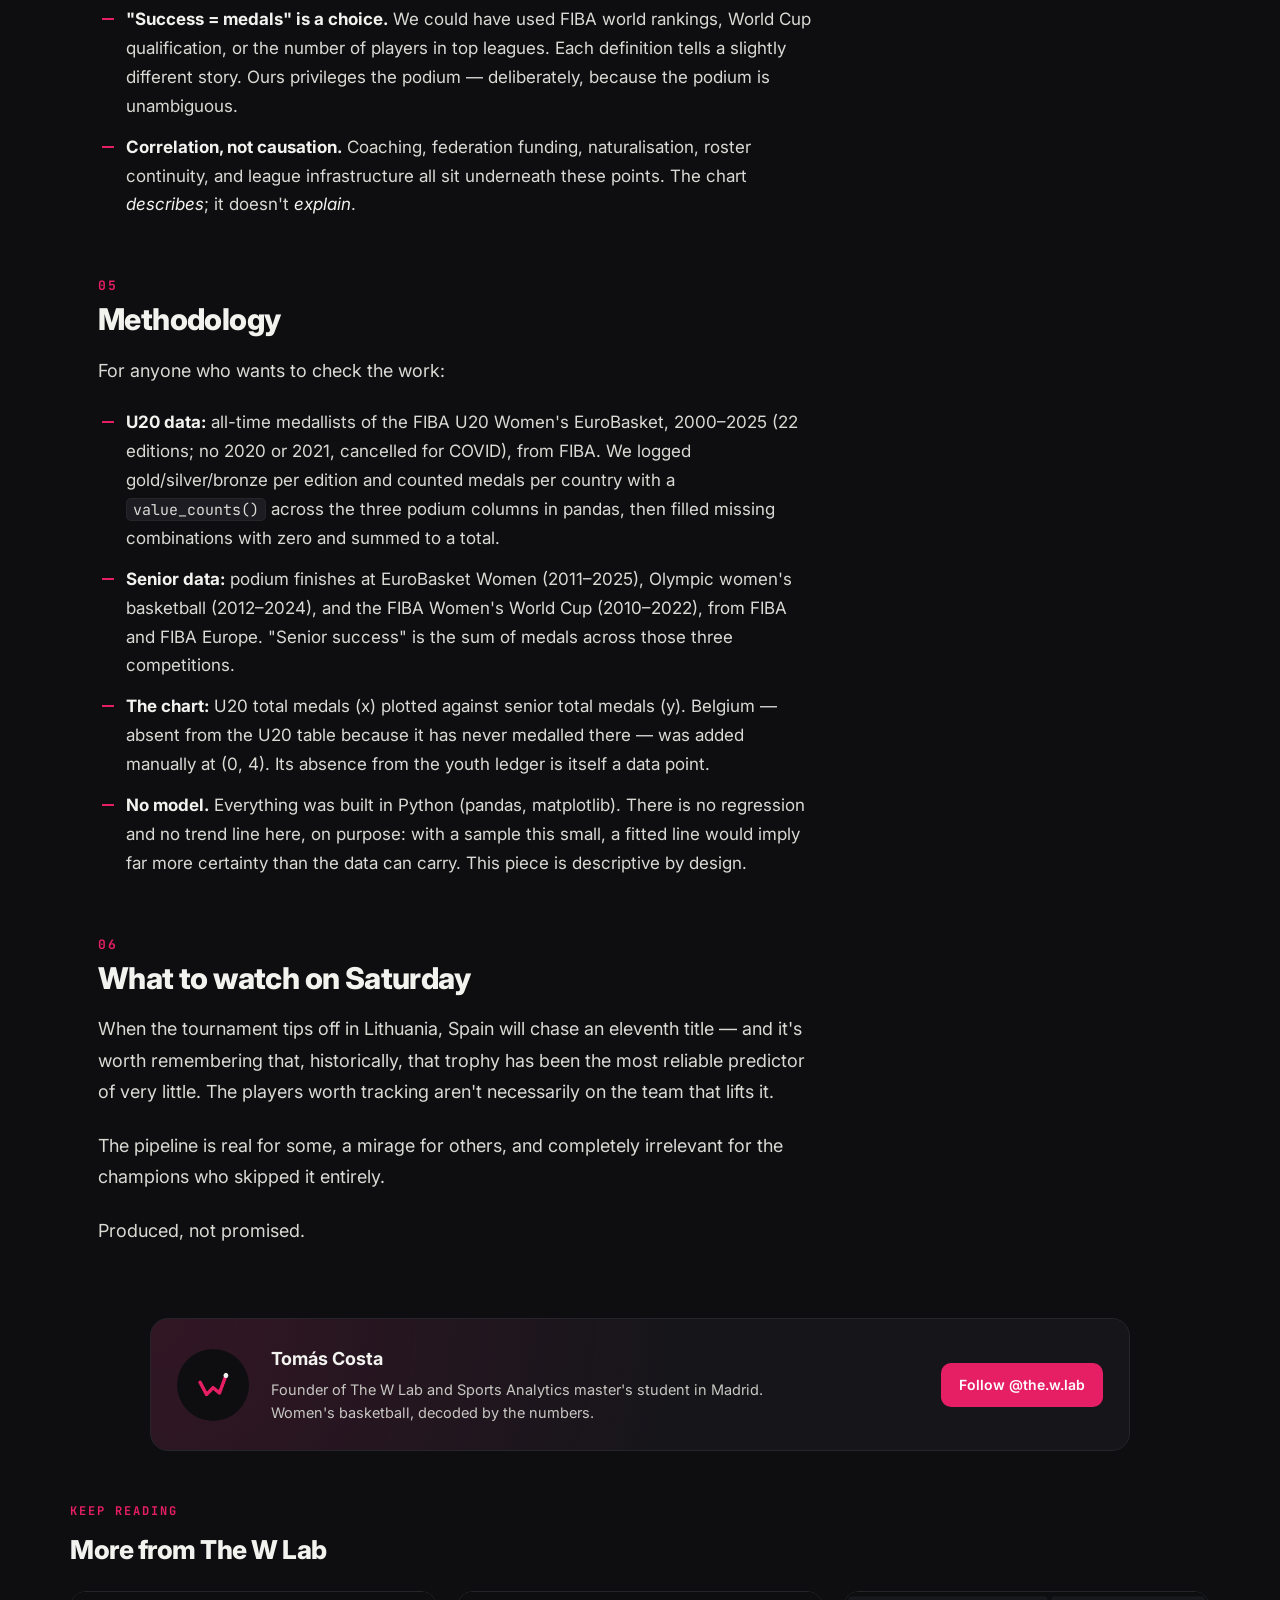
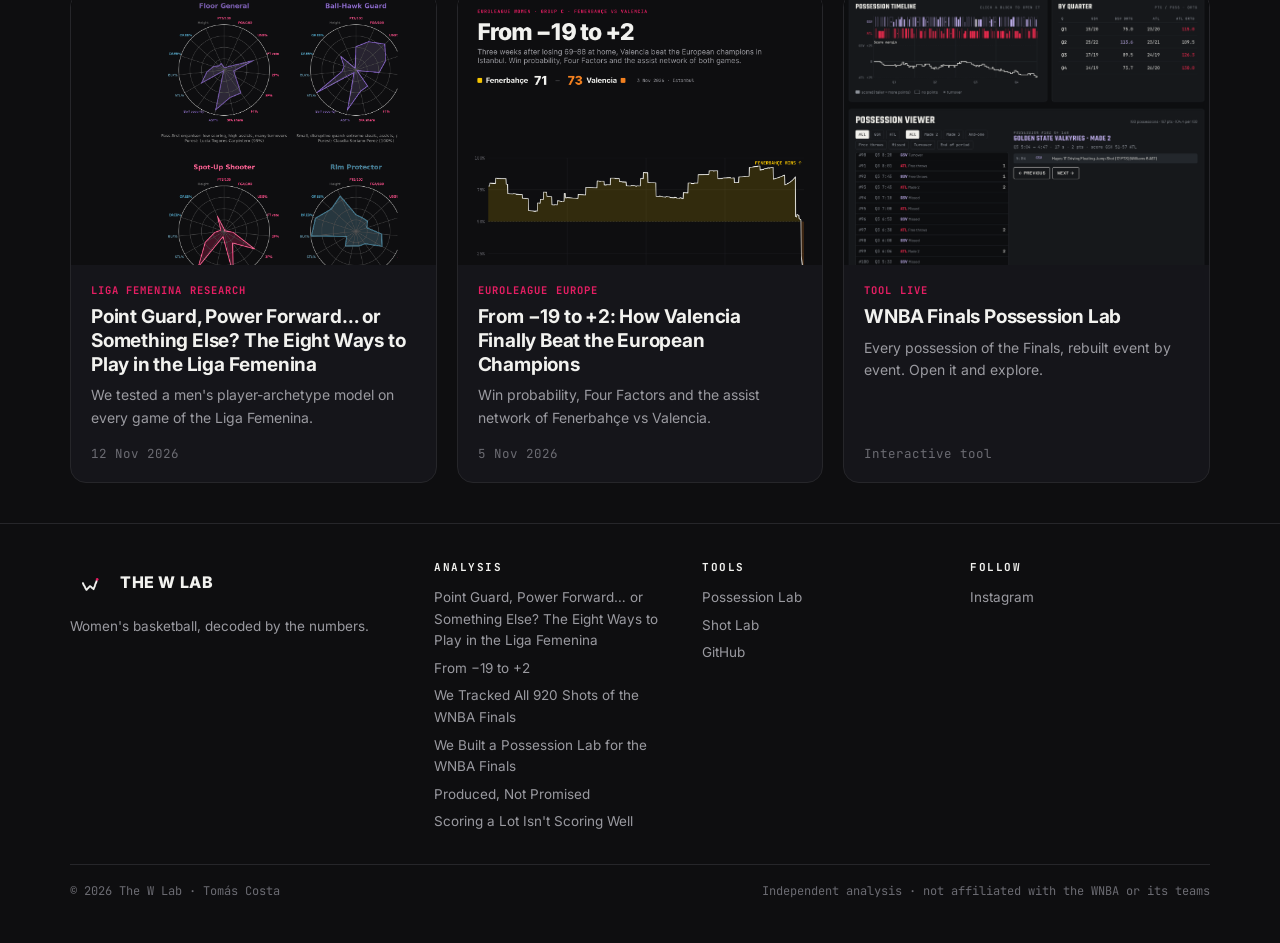
<file: talent-pipeline.html>
<!DOCTYPE html>
<html lang="en"><head>
<meta charset="utf-8"><meta name="viewport" content="width=device-width,initial-scale=1">
<title>Produced, Not Promised: What 25 Years of U20 Medals Say About Senior Success · The W Lab</title>
<meta name="description" content="Spain has won almost half of every U20 Women's EuroBasket ever held. We checked whether dominating Europe's youth game actually predicts anything at senior level. The answer is messier — and more interesting — than the pipeline story lets on.">
<meta property="og:title" content="Produced, Not Promised: What 25 Years of U20 Medals Say About Senior Success">
<meta property="og:description" content="Spain has won almost half of every U20 Women's EuroBasket ever held. We checked whether dominating Europe's youth game actually predicts anything at senior level. The answer is messier — and more interesting — than the pipeline story lets on.">
<meta property="og:image" content="https://thewlab.github.io/the-w-lab/U20W_pipeline_02.png">
<meta name="author" content="Tomás Costa">
<link rel="icon" href="logo.png">
<link rel="preconnect" href="https://fonts.googleapis.com">
<link rel="stylesheet" href="https://fonts.googleapis.com/css2?family=Inter:wght@400;500;600;700;800&family=JetBrains+Mono:wght@400;600;700&display=swap">
<link rel="stylesheet" href="site.css">

</head>
<body data-page="article" data-slug="talent-pipeline">
<div id="wl-ticker"></div>
<div id="wl-header"></div>

<section class="a-hero"><div class="wrap">
  <div class="crumbs"><a href="index.html">Home</a><span>/</span><a href="index.html#analysis">Analysis</a><span>/</span><span>Europe</span></div>
  <div class="pills"><span>Europe</span><span>FIBA</span><span>Analysis</span></div>
  <h1>Produced, Not Promised: What 25 Years of U20 Medals Say About Senior Success</h1>
  <p class="dek">Spain has won almost half of every U20 Women's EuroBasket ever held. We checked whether dominating Europe's youth game actually predicts anything at senior level. The answer is messier — and more interesting — than the pipeline story lets on.</p>
  <div class="byline">
    <div class="author"><img src="avatar.png" alt=""><div><b>Tomás Costa</b><span>3 Jul 2026 · <span id="readtime"></span></span></div></div>
    <div class="share"><button class="btn line sm" id="copylink" type="button">Copy link</button><a class="btn line sm" href="https://instagram.com/the.w.lab" target="_blank" rel="noopener">Instagram</a></div>
  </div>
</div></section>

<figure class="a-cover"><img src="U20W_pipeline_02.png" alt=""><figcaption>U20 Women's EuroBasket medal table, 2000–2025.</figcaption></figure>

<div class="a-layout wrap">
  <article class="a-body">
    <div class="glance-m box"><h4>At a glance</h4><div class="glance"><div><b>45%</b><span>of every U20 Women's EuroBasket won by Spain</span></div><div><b>22</b><span>editions of the tournament analysed</span></div><div><b>0</b><span>U20 medals for Belgium — back-to-back European champions</span></div></div></div>
<p>On Saturday, the U20 Women's EuroBasket tips off in Lithuania. It is, we're told, where Europe's next generation is forged — the proving ground that feeds the senior national teams. Spain has won it ten times. France and Russia are rarely far behind. The story writes itself: dominate here, and you'll dominate later.</p>
<p>We wanted to know if the story is actually true.</p>
<p>So we pulled <strong>every U20 Women's EuroBasket medal since the tournament began in 2000</strong> — 22 editions — and cross-referenced it against senior success over the last fifteen years. The result doesn't kill the pipeline idea. But it complicates it in three specific, quantifiable ways.</p>
<p>The question is simple: <strong>does winning at U20 predict senior success?</strong></p>
<h2>Part 1 — Who produces the talent</h2>
<p>First, the youth ledger. Here is every nation that has ever medalled at the U20 Women's EuroBasket:</p>
<p><img alt="Who produces the talent — U20 Women's EuroBasket medal table, 2000–2025" src="U20W_pipeline_02.png" loading="lazy" /></p>
<p>Spain is not merely good here. Spain is the <strong>engine room</strong>: ten titles in twenty-two editions — <strong>45% of every U20 EuroBasket ever held</strong> — and fifteen medals in total. France (12 medals) and Russia (11) form the chasing pack, and then there is a cliff. Italy sits fourth on seven; everyone else has four or fewer.</p>
<p>The concentration <em>is</em> the finding. At youth level, this is a three-nation sport with a long, thin tail. Three federations have turned U20 basketball into something close to a closed shop.</p>
<p>One asterisk worth planting early: <strong>every one of Russia's medals predates its 2022 FIBA suspension.</strong> On paper it's a youth superpower. In practice, it no longer exists on this map — a point we'll return to.</p>
<h2>Part 2 — Does it convert?</h2>
<p>Production is half the story. The other half is whether it turns into anything.</p>
<p>To measure that, we needed a definition of senior success. We used the one that's hardest to argue with: <strong>medals — gold, silver, or bronze — at the three competitions that matter most</strong>: the senior EuroBasket, the Olympic Games, and the FIBA Women's World Cup, across 2011–2025.</p>
<p><img alt="Who actually wins — senior medals at EuroBasket, Olympics and World Cup, 2011–2025" src="U20W_pipeline_03.png" loading="lazy" /></p>
<p>Now the map redraws itself.</p>
<p><strong>France leads on senior medals — with zero golds.</strong> Ten podiums, five of them silver, and not a single title to show for it. Five consecutive EuroBasket finals lost between 2013 and 2021 is a story in itself: a country that produces relentlessly, reaches the last step relentlessly, and cannot take it.</p>
<p><strong>Spain converts.</strong> Three senior titles, nine medals — the only nation whose youth and senior numbers are <em>both</em> enormous. This is what a functioning pipeline looks like.</p>
<p>But look who walks into the senior table uninvited. <strong>Belgium and Serbia</strong> — four medals each, multiple golds between them — despite modest or nonexistent youth pedigrees. And look who nearly vanishes. <strong>Italy</strong>, third all-time at U20, has exactly <strong>one senior medal in fifteen years</strong>: a 2025 bronze that was its first senior podium in three decades.</p>
<h2>The verdict</h2>
<p>Put both numbers on a single chart — youth medals on one axis, senior medals on the other — and the countries sort themselves into three clean groups.</p>
<p><img alt="The verdict — U20 medals versus senior medals, by nation" src="U20W_pipeline_04.png" loading="lazy" /></p>
<p><strong>The pipeline that works — Spain.</strong> High youth production, high senior return. The clean case, and the one everyone points to. The same system that funnels players to the WNBA and EuroLeague genuinely converts youth trophies into senior ones.</p>
<p><strong>Produced, not promised — Italy and Russia.</strong> Italy manufactures youth medals that evaporate before the senior stage. Russia was a youth <em>and</em> senior power until 2022, when suspension erased the pipeline overnight — a reminder that the decisive variable can be geopolitics, not development.</p>
<p><strong>Won without the pedigree — Serbia and Belgium.</strong> This is where the thesis breaks. Belgium are back-to-back European champions (2023, 2025) with <strong>zero U20 medals in the tournament's entire history</strong>. A golden generation and shrewd team-building beat two decades of youth silverware.</p>
<p>And France sits alone in its own quadrant: the perpetual bridesmaid. Production without a breakthrough.</p>
<p>So — does U20 dominance predict senior success? The honest answer is that <strong>it is neither necessary nor sufficient.</strong> Spain shows it can work. Italy shows production alone isn't enough. Belgium shows you don't need it at all.</p>
<h2>What this doesn't tell us</h2>
<p>The numbers are seductive, and the sample is small, so a few caveats before anyone over-reads the dots:</p>
<ul>
<li><strong>Medals aren't development.</strong> A federation can produce elite <em>individual</em> players — WNBA and EuroLeague starters — without its national team ever reaching a podium. Team medals and talent production are related, not identical. Bosnia's Jonquel Jones, a former MVP, appears nowhere in this data.</li>
<li><strong>The windows don't line up perfectly.</strong> A 2004 U20 champion's players peaked around 2010–2016; a 2024 champion hasn't reached senior prime yet. We chose overlapping windows, but "conversion" is a moving target.</li>
<li><strong>Small n.</strong> Twenty-two editions and roughly fifteen medal-winning nations. A single golden generation (Belgium) or one geopolitical event (Russia) swings the whole picture.</li>
<li><strong>"Success = medals" is a choice.</strong> We could have used FIBA world rankings, World Cup qualification, or the number of players in top leagues. Each definition tells a slightly different story. Ours privileges the podium — deliberately, because the podium is unambiguous.</li>
<li><strong>Correlation, not causation.</strong> Coaching, federation funding, naturalisation, roster continuity, and league infrastructure all sit underneath these points. The chart <em>describes</em>; it doesn't <em>explain</em>.</li>
</ul>
<h2>Methodology</h2>
<p>For anyone who wants to check the work:</p>
<ul>
<li><strong>U20 data:</strong> all-time medallists of the FIBA U20 Women's EuroBasket, 2000–2025 (22 editions; no 2020 or 2021, cancelled for COVID), from FIBA. We logged gold/silver/bronze per edition and counted medals per country with a <code>value_counts()</code> across the three podium columns in pandas, then filled missing combinations with zero and summed to a total.</li>
<li><strong>Senior data:</strong> podium finishes at EuroBasket Women (2011–2025), Olympic women's basketball (2012–2024), and the FIBA Women's World Cup (2010–2022), from FIBA and FIBA Europe. "Senior success" is the sum of medals across those three competitions.</li>
<li><strong>The chart:</strong> U20 total medals (x) plotted against senior total medals (y). Belgium — absent from the U20 table because it has never medalled there — was added manually at (0, 4). Its absence from the youth ledger is itself a data point.</li>
<li><strong>No model.</strong> Everything was built in Python (pandas, matplotlib). There is no regression and no trend line here, on purpose: with a sample this small, a fitted line would imply far more certainty than the data can carry. This piece is descriptive by design.</li>
</ul>
<h2>What to watch on Saturday</h2>
<p>When the tournament tips off in Lithuania, Spain will chase an eleventh title — and it's worth remembering that, historically, that trophy has been the most reliable predictor of very little. The players worth tracking aren't necessarily on the team that lifts it.</p>
<p>The pipeline is real for some, a mirage for others, and completely irrelevant for the champions who skipped it entirely.</p>
<p>Produced, not promised.</p>

  </article>
  <aside class="a-side"><div class="stick">
    <div class="box"><h4>At a glance</h4><div class="glance"><div><b>45%</b><span>of every U20 Women's EuroBasket won by Spain</span></div><div><b>22</b><span>editions of the tournament analysed</span></div><div><b>0</b><span>U20 medals for Belgium — back-to-back European champions</span></div></div></div>
    <div class="box"><h4>In this article</h4><nav class="toc" id="toc"></nav></div>
    
  </div></aside>
</div>

<section class="a-end wrap">
  <div class="authorcard"><img src="avatar.png" alt=""><div><b>Tomás Costa</b><p>Founder of The W Lab and Sports Analytics master's student in Madrid. Women's basketball, decoded by the numbers.</p></div><a class="btn" href="https://instagram.com/the.w.lab" target="_blank" rel="noopener">Follow @the.w.lab</a></div>
  <div class="more"><span class="kicker">Keep reading</span><h3>More from The W Lab</h3><div class="grid" id="more"></div></div>
</section>

<div id="wl-footer"></div>
<script src="site.js?v=20261112"></script>
</body></html>
</file>
<file: site.css>
/* =====================================================================
   THE W LAB — shared site stylesheet (homepage + articles)
   ===================================================================== */
:root{
  color-scheme:dark;
  --dark:#0E0E10; --surface:#15151A; --surface2:#1C1C22; --rasp:#E61E63; --rasp-soft:rgba(230,30,99,.14);
  --light:#F2F2EF; --muted:#9A9AA0; --dim:#6b6b72; --border:#26262A; --body:#DADAD5;
  --atl:#EC2A4D; --gsv:#B8A8E3;
  --sans:"Inter",-apple-system,BlinkMacSystemFont,"Segoe UI",Roboto,Helvetica,Arial,sans-serif;
  --mono:"JetBrains Mono",ui-monospace,"SFMono-Regular",Menlo,monospace;
}
*{box-sizing:border-box;margin:0;padding:0}
html{scroll-behavior:smooth}
body{background:var(--dark);color:var(--light);font-family:var(--sans);line-height:1.6;-webkit-font-smoothing:antialiased}
a{color:inherit;text-decoration:none}
img{max-width:100%;display:block}
.wrap{max-width:1180px;margin:0 auto;padding-left:max(20px,env(safe-area-inset-left,0px));padding-right:max(20px,env(safe-area-inset-right,0px))}
.mono{font-family:var(--mono)}
.kicker{font-family:var(--mono);font-size:12px;letter-spacing:2px;text-transform:uppercase;color:var(--rasp);font-weight:700}
a:focus-visible,button:focus-visible{outline:2px solid var(--rasp);outline-offset:3px}

/* ---------- ticker ---------- */
.ticker{background:#000;border-bottom:1px solid var(--border);display:flex;align-items:stretch;overflow:hidden;font-family:var(--mono);font-size:12.5px;height:38px}
.ticker .live{flex:none;display:flex;align-items:center;gap:8px;background:var(--rasp);color:#fff;font-weight:700;letter-spacing:1.5px;padding:0 16px;text-transform:uppercase;font-size:11.5px}
.ticker .live i{width:8px;height:8px;border-radius:50%;background:#fff;animation:wl-pulse 1.4s infinite}
@keyframes wl-pulse{0%,100%{opacity:1}50%{opacity:.25}}
.ticker .track{flex:1;overflow:hidden;mask-image:linear-gradient(90deg,transparent,#000 40px,#000 calc(100% - 40px),transparent)}
.ticker .belt{display:flex;width:max-content;animation:wl-scroll 60s linear infinite;height:100%;align-items:center}
.ticker:hover .belt{animation-play-state:paused}
.ticker .item{padding:0 28px;color:#d7d7d3;white-space:nowrap;display:inline-block}
.ticker .item b{color:var(--light)}
.ticker .item em{font-style:normal;color:var(--rasp);font-weight:700}
.ticker .item::after{content:"";display:inline-block;vertical-align:middle;width:5px;height:5px;background:var(--dim);border-radius:50%;margin-left:28px}
@keyframes wl-scroll{from{transform:translateX(0)}to{transform:translateX(-50%)}}
@media (prefers-reduced-motion:reduce){.ticker .belt{animation:none}}

/* ---------- header ---------- */
header.site{position:sticky;top:0;z-index:30;background:rgba(14,14,16,.9);backdrop-filter:blur(10px);border-bottom:1px solid var(--border)}
.bar{display:flex;align-items:center;justify-content:space-between;height:68px;gap:20px;position:relative}
.brand{display:flex;align-items:center;gap:10px}
.brand img{width:40px;height:40px}
.brand b{font-weight:800;letter-spacing:.6px;font-size:16px}
.menu{display:flex;align-items:center;gap:4px}
.menu a{font-size:14px;font-weight:500;color:var(--muted);padding:8px 12px;border-radius:8px}
.menu a:hover,.menu a.on{color:var(--light);background:var(--surface2)}
.menu .ig{margin-left:10px;color:var(--light);border:1px solid var(--rasp);padding:7px 14px}
.menu .ig:hover{background:var(--rasp)}
.burger{display:none;background:none;border:1px solid var(--border);color:var(--light);border-radius:8px;padding:8px 10px;font:600 13px var(--mono);cursor:pointer}
@media (max-width:820px){
  .burger{display:block}
  .menu{display:none;position:absolute;top:68px;left:-20px;right:-20px;flex-direction:column;align-items:stretch;background:var(--dark);border-bottom:1px solid var(--border);padding:10px 20px 18px}
  .menu.open{display:flex}
  .menu .ig{margin:8px 0 0;text-align:center}
}
.progress{position:fixed;top:0;left:0;right:0;height:3px;z-index:40;pointer-events:none}
.progress i{display:block;height:100%;width:0;background:var(--rasp);box-shadow:0 0 12px var(--rasp)}

/* ---------- buttons ---------- */
.btn{display:inline-flex;align-items:center;gap:8px;font-weight:600;font-size:14px;padding:11px 18px;border-radius:10px;background:var(--rasp);color:#fff;border:0;cursor:pointer;font-family:var(--sans)}
.btn:hover{filter:brightness(1.1)}
.btn.line{background:transparent;border:1px solid var(--border);color:var(--light)}
.btn.line:hover{border-color:var(--light)}
.btn.sm{padding:8px 13px;font-size:13px;border-radius:8px}
.meta{font:12.5px var(--mono);color:var(--dim)}

/* ---------- footer ---------- */
footer.site{border-top:1px solid var(--border);margin-top:40px;padding:36px 0 44px;color:var(--muted);font-size:13.5px}
.fgrid{display:grid;grid-template-columns:minmax(0,1.4fr) repeat(3,minmax(0,1fr));gap:28px}
.fgrid h4{font:700 11px var(--mono);letter-spacing:1.5px;text-transform:uppercase;color:var(--light);margin-bottom:10px}
.fgrid a{display:block;padding:3px 0}
.fgrid a:hover{color:var(--rasp)}
.fgrid a.brand{display:flex;margin-bottom:10px;color:var(--light)}
.fbottom{margin-top:28px;padding-top:18px;border-top:1px solid var(--border);display:flex;justify-content:space-between;flex-wrap:wrap;gap:10px;font:12px var(--mono);color:var(--dim)}
@media (max-width:720px){.fgrid{grid-template-columns:minmax(0,1fr) minmax(0,1fr)}}

/* =====================================================================
   ARTICLE PAGES
   ===================================================================== */
.a-hero{position:relative;overflow:hidden;border-bottom:1px solid var(--border);background:
  radial-gradient(900px 420px at 85% -10%,rgba(230,30,99,.20),transparent 60%),
  radial-gradient(700px 360px at -10% 120%,rgba(184,168,227,.10),transparent 60%),var(--dark)}
.a-hero .wrap{padding-block:46px 40px;max-width:980px}
.crumbs{display:flex;gap:10px;align-items:center;font:12.5px var(--mono);color:var(--muted);margin-bottom:22px}
.crumbs a:hover{color:var(--light)}
.crumbs span{color:var(--dim)}
.pills{display:flex;gap:8px;flex-wrap:wrap;margin-bottom:18px}
.pills span{font:700 11px var(--mono);letter-spacing:1.2px;text-transform:uppercase;padding:6px 10px;border-radius:6px;border:1px solid var(--border);color:var(--muted)}
.pills span:first-child{background:var(--rasp);border-color:var(--rasp);color:#fff}
.a-hero h1{font-size:clamp(32px,4.6vw,56px);line-height:1.06;letter-spacing:-1.6px;font-weight:800;max-width:22ch;text-wrap:balance}
.a-hero .dek{color:#c7c7c2;font-size:clamp(17px,1.6vw,20px);line-height:1.5;margin-top:18px;max-width:62ch}
.byline{display:flex;align-items:center;justify-content:space-between;gap:16px;flex-wrap:wrap;margin-top:28px;padding-top:22px;border-top:1px solid var(--border)}
.author{display:flex;align-items:center;gap:12px}
.author img{width:44px;height:44px;border-radius:50%;border:1px solid var(--border)}
.author b{display:block;font-size:15px}
.author span{font:12.5px var(--mono);color:var(--muted)}
.share{display:flex;gap:8px;flex-wrap:wrap}

.a-cover{max-width:1180px;margin:34px auto 0;padding-left:max(20px,env(safe-area-inset-left,0px));padding-right:max(20px,env(safe-area-inset-right,0px))}
.a-cover img{width:100%;border-radius:16px;border:1px solid var(--border)}
.a-cover figcaption{font:12.5px var(--mono);color:var(--muted);margin-top:10px}
.a-cover figcaption a{color:var(--rasp)}

.a-layout{display:grid;grid-template-columns:minmax(0,720px) 300px;gap:64px;justify-content:center;padding-top:44px;padding-bottom:20px}
@media (max-width:1100px){.a-layout{grid-template-columns:minmax(0,720px);gap:0}.a-side{display:none}}

/* body typography */
.a-body{min-width:0;counter-reset:sec}
.a-body > p{font-size:18px;line-height:1.75;color:var(--body);margin:0 0 22px}
.a-body > p:first-of-type{font-size:20px;color:var(--light)}
.a-body strong{color:var(--light);font-weight:700}
.a-body em{color:var(--light)}
.a-body a{color:var(--rasp);border-bottom:1px solid rgba(230,30,99,.4)}
.a-body a:hover{border-bottom-color:var(--rasp)}
.a-body a.btn-open,.a-body a.btn{border-bottom:none}
.a-body h2{counter-increment:sec;font-size:30px;line-height:1.15;letter-spacing:-.6px;font-weight:800;color:var(--light);margin:58px 0 18px;scroll-margin-top:96px;display:flex;flex-direction:column;gap:8px}
.a-body h2::before{content:counter(sec,decimal-leading-zero);font:700 13px var(--mono);letter-spacing:2px;color:var(--rasp)}
.a-body h3{font-size:21px;margin:34px 0 12px;color:var(--light)}
.a-body ul,.a-body ol{margin:0 0 24px 0;padding-left:0;list-style:none;counter-reset:li}
.a-body li{position:relative;padding-left:28px;font-size:17px;line-height:1.7;color:var(--body);margin-bottom:12px}
.a-body ul > li::before{content:"";position:absolute;left:4px;top:13px;width:12px;height:2px;background:var(--rasp)}
.a-body ol > li{counter-increment:li}
.a-body ol > li::before{content:counter(li);position:absolute;left:0;top:2px;font:700 13px var(--mono);color:var(--rasp)}
.a-body img{width:100%;border-radius:14px;border:1px solid var(--border);margin:6px 0}
.a-body p:has(> img){margin:34px 0}
.a-body code{font-family:var(--mono);font-size:.88em;background:var(--surface2);border:1px solid var(--border);padding:1px 6px;border-radius:5px}
.a-body hr{border:none;border-top:1px solid var(--border);margin:48px 0}
.a-body table{width:100%;border-collapse:collapse;margin:14px 0 30px;font-size:15px;font-variant-numeric:tabular-nums}
.a-body thead th{color:var(--rasp);text-align:left;font:700 11.5px var(--mono);letter-spacing:.8px;text-transform:uppercase;border-bottom:1px solid var(--rasp);padding:10px 12px}
.a-body tbody td{padding:11px 12px;border-bottom:1px solid var(--border);color:var(--body)}
.a-body tbody tr:hover td{background:var(--surface)}
.a-body th:not(:first-child),.a-body td:not(:first-child){text-align:right}
.a-body blockquote{margin:36px 0;padding:6px 0 6px 24px;border-left:3px solid var(--rasp);font-size:24px;line-height:1.35;font-weight:700;color:var(--light);letter-spacing:-.3px}
.a-body .callout{background:var(--surface);border:1px solid var(--border);border-radius:14px;padding:20px 22px;margin:30px 0}
.a-body .callout p{font-size:16.5px;color:var(--body);margin:0}

/* sidebar */
.a-side{position:relative}
.a-side .stick{position:sticky;top:96px;display:flex;flex-direction:column;gap:18px}
.box{background:var(--surface);border:1px solid var(--border);border-radius:14px;padding:18px 18px 16px}
.box h4{font:700 11px var(--mono);letter-spacing:1.6px;text-transform:uppercase;color:var(--muted);margin-bottom:12px}
.glance{display:flex;flex-direction:column;gap:14px}
.glance div{border-left:2px solid var(--rasp);padding-left:12px}
.glance b{display:block;font-size:30px;font-weight:800;letter-spacing:-1px;line-height:1.05}
.glance span{font-size:13.5px;color:#c7c7c2;line-height:1.4;display:block;margin-top:3px}
.toc a{display:block;font-size:13.5px;color:var(--muted);padding:6px 0 6px 12px;border-left:2px solid var(--border);line-height:1.35}
.toc a:hover{color:var(--light)}
.toc a.on{color:var(--light);border-left-color:var(--rasp)}
.toolbox{background:linear-gradient(135deg,rgba(230,30,99,.18),rgba(184,168,227,.08));border-color:rgba(230,30,99,.35)}
.toolbox p{font-size:14px;color:#d7d7d3;margin-bottom:12px}

/* mobile "at a glance" (sidebar hidden) */
.glance-m{display:none;margin:0 0 34px}
@media (max-width:1100px){.glance-m{display:block}.glance-m .glance{flex-direction:row;flex-wrap:wrap}.glance-m .glance div{flex:1 1 180px}}

/* end of article */
.a-end{padding-top:30px}
.authorcard{display:grid;grid-template-columns:auto minmax(0,1fr) auto;gap:22px;align-items:center;max-width:980px;margin:0 auto 46px;border-radius:18px;border:1px solid var(--border);background:radial-gradient(circle at 0 0,var(--rasp-soft),transparent 55%),var(--surface);padding:26px}
.authorcard img{width:72px;height:72px;border-radius:50%}
.authorcard b{font-size:18px;display:block}
.authorcard p{color:#c7c7c2;font-size:14.5px;margin-top:4px;max-width:60ch}
@media (max-width:720px){.authorcard{grid-template-columns:minmax(0,1fr)}}
.more h3{font-size:26px;font-weight:800;letter-spacing:-.5px;margin:6px 0 20px}
.grid{display:grid;grid-template-columns:repeat(3,minmax(0,1fr));gap:20px}
@media (max-width:900px){.grid{grid-template-columns:repeat(2,minmax(0,1fr))}}
@media (max-width:600px){.grid{grid-template-columns:minmax(0,1fr)}}
.card{border-radius:16px;overflow:hidden;border:1px solid var(--border);background:var(--surface);display:flex;flex-direction:column;transition:border-color .2s,transform .2s}
.card:hover{border-color:var(--rasp);transform:translateY(-3px)}
.card .th{aspect-ratio:4/3;overflow:hidden;background:#000}
.card .th img{width:100%;height:100%;object-fit:cover;object-position:top}
.card .bd{padding:18px 20px 20px;display:flex;flex-direction:column;gap:8px;flex:1}
.card .tags{display:flex;gap:8px;flex-wrap:wrap}
.card .tags span{font:700 10.5px var(--mono);letter-spacing:1px;text-transform:uppercase;color:var(--rasp)}
.card h3{font-size:19px;line-height:1.25;font-weight:700;letter-spacing:-.2px;margin:0}
.card p{color:var(--muted);font-size:14px}
.card .meta{margin-top:auto;padding-top:8px}
.card[hidden]{display:none}
.toast{position:fixed;left:50%;bottom:28px;transform:translateX(-50%);background:var(--light);color:var(--dark);font:600 13px var(--mono);padding:10px 16px;border-radius:8px;z-index:50}
/* embedded tool inside an article column */
.a-body .embed{width:100%;margin:22px 0 10px;transform:none}
.a-body .embed iframe{width:100%;height:820px;border:1px solid var(--border);border-radius:14px;background:#0d0e10;display:block}
@media (max-width:720px){.a-body table{display:block;overflow-x:auto;white-space:nowrap}}
.a-cover{max-width:1040px}

/* ---------- competitions dropdown ---------- */
.dd{position:relative}
.dd-t{display:flex;align-items:center;gap:6px;font:500 14px var(--sans);color:var(--muted);background:none;border:0;padding:8px 12px;border-radius:8px;cursor:pointer}
.dd-t svg{transition:transform .2s}
.dd:hover .dd-t,.dd.open .dd-t,.dd-t:focus-visible{color:var(--light);background:var(--surface2)}
.dd:hover .dd-t svg,.dd.open .dd-t svg{transform:rotate(180deg)}
.dd-p{position:absolute;top:100%;left:50%;transform:translate(-50%,6px);min-width:640px;display:grid;grid-template-columns:repeat(3,minmax(0,1fr));gap:4px;background:var(--surface);border:1px solid var(--border);border-radius:14px;padding:12px;box-shadow:0 18px 50px rgba(0,0,0,.5);opacity:0;visibility:hidden;transition:opacity .15s,transform .15s,visibility .15s;z-index:50}
.dd-p::before{content:"";position:absolute;left:0;right:0;top:-12px;height:12px}
.dd:hover .dd-p,.dd:focus-within .dd-p,.dd.open .dd-p{opacity:1;visibility:visible;transform:translate(-50%,0)}
.dd-c{display:flex;flex-direction:column;gap:2px;padding:10px;border-radius:10px;min-width:0}
.dd-c:hover{background:var(--surface2)}
.dd-h{display:flex;flex-direction:column;gap:2px;padding:0 4px 8px;margin-bottom:4px;border-bottom:1px solid var(--border)}
.dd-h b{font-size:15px;color:var(--light)}
.dd-h span{font:11.5px var(--mono);color:var(--rasp);letter-spacing:.3px}
.menu .dd-c a{font-size:13.5px;line-height:1.35;padding:7px 4px;border-radius:6px;color:var(--body);background:none}
.menu .dd-c a:hover{color:var(--light);background:none;text-decoration:underline;text-decoration-color:var(--rasp);text-underline-offset:3px}
.menu .dd-c a.tl{font:600 12px var(--mono);color:var(--muted)}
@media (prefers-reduced-motion:reduce){.dd-p,.dd-t svg{transition:none}}
@media (max-width:820px){
  .dd-t{width:100%;justify-content:space-between;font-size:14px}
  .dd-p{position:static;transform:none;min-width:0;display:none;grid-template-columns:1fr;box-shadow:none;opacity:1;visibility:visible;margin:4px 0 6px;padding:6px}
  .dd:hover .dd-p,.dd:focus-within .dd-p{transform:none}
  .dd.open .dd-p{display:grid;transform:none}
  .dd:not(.open):hover .dd-p,.dd:not(.open):focus-within .dd-p{display:none}
}
</file>
